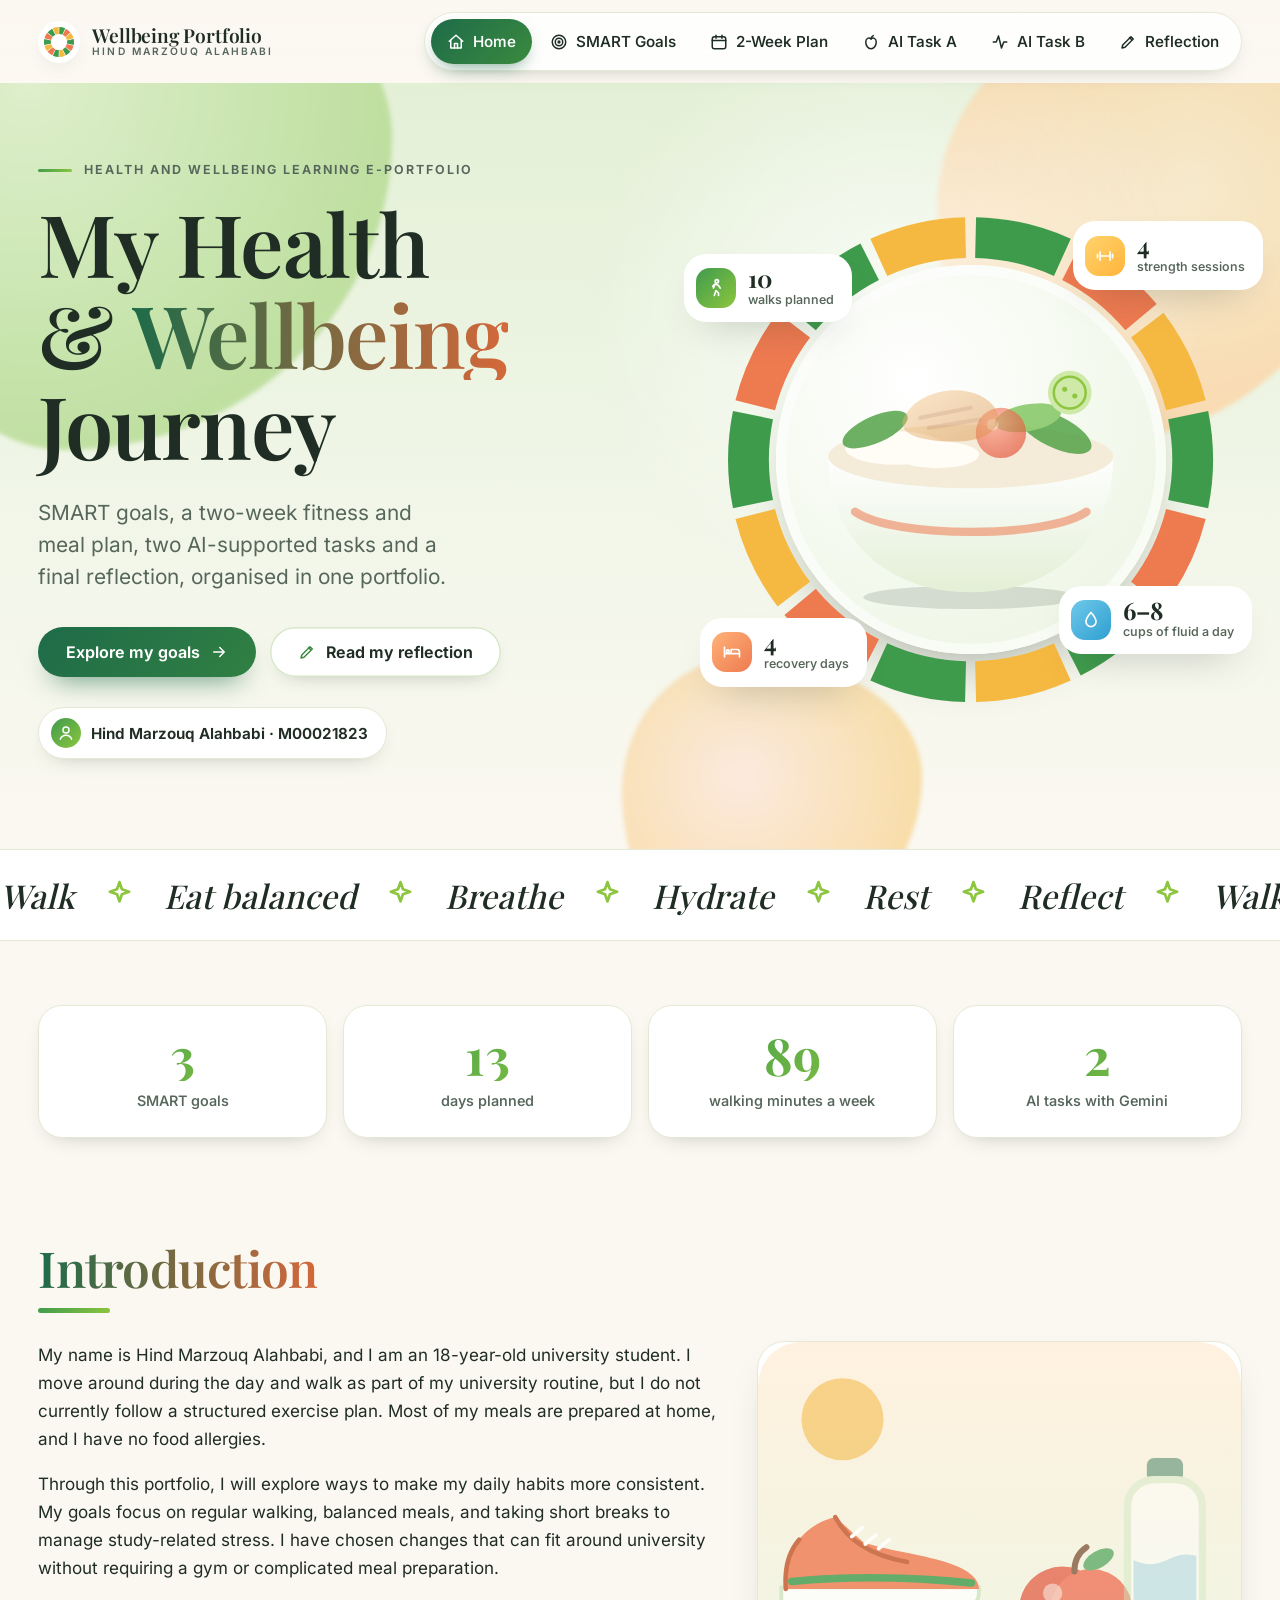
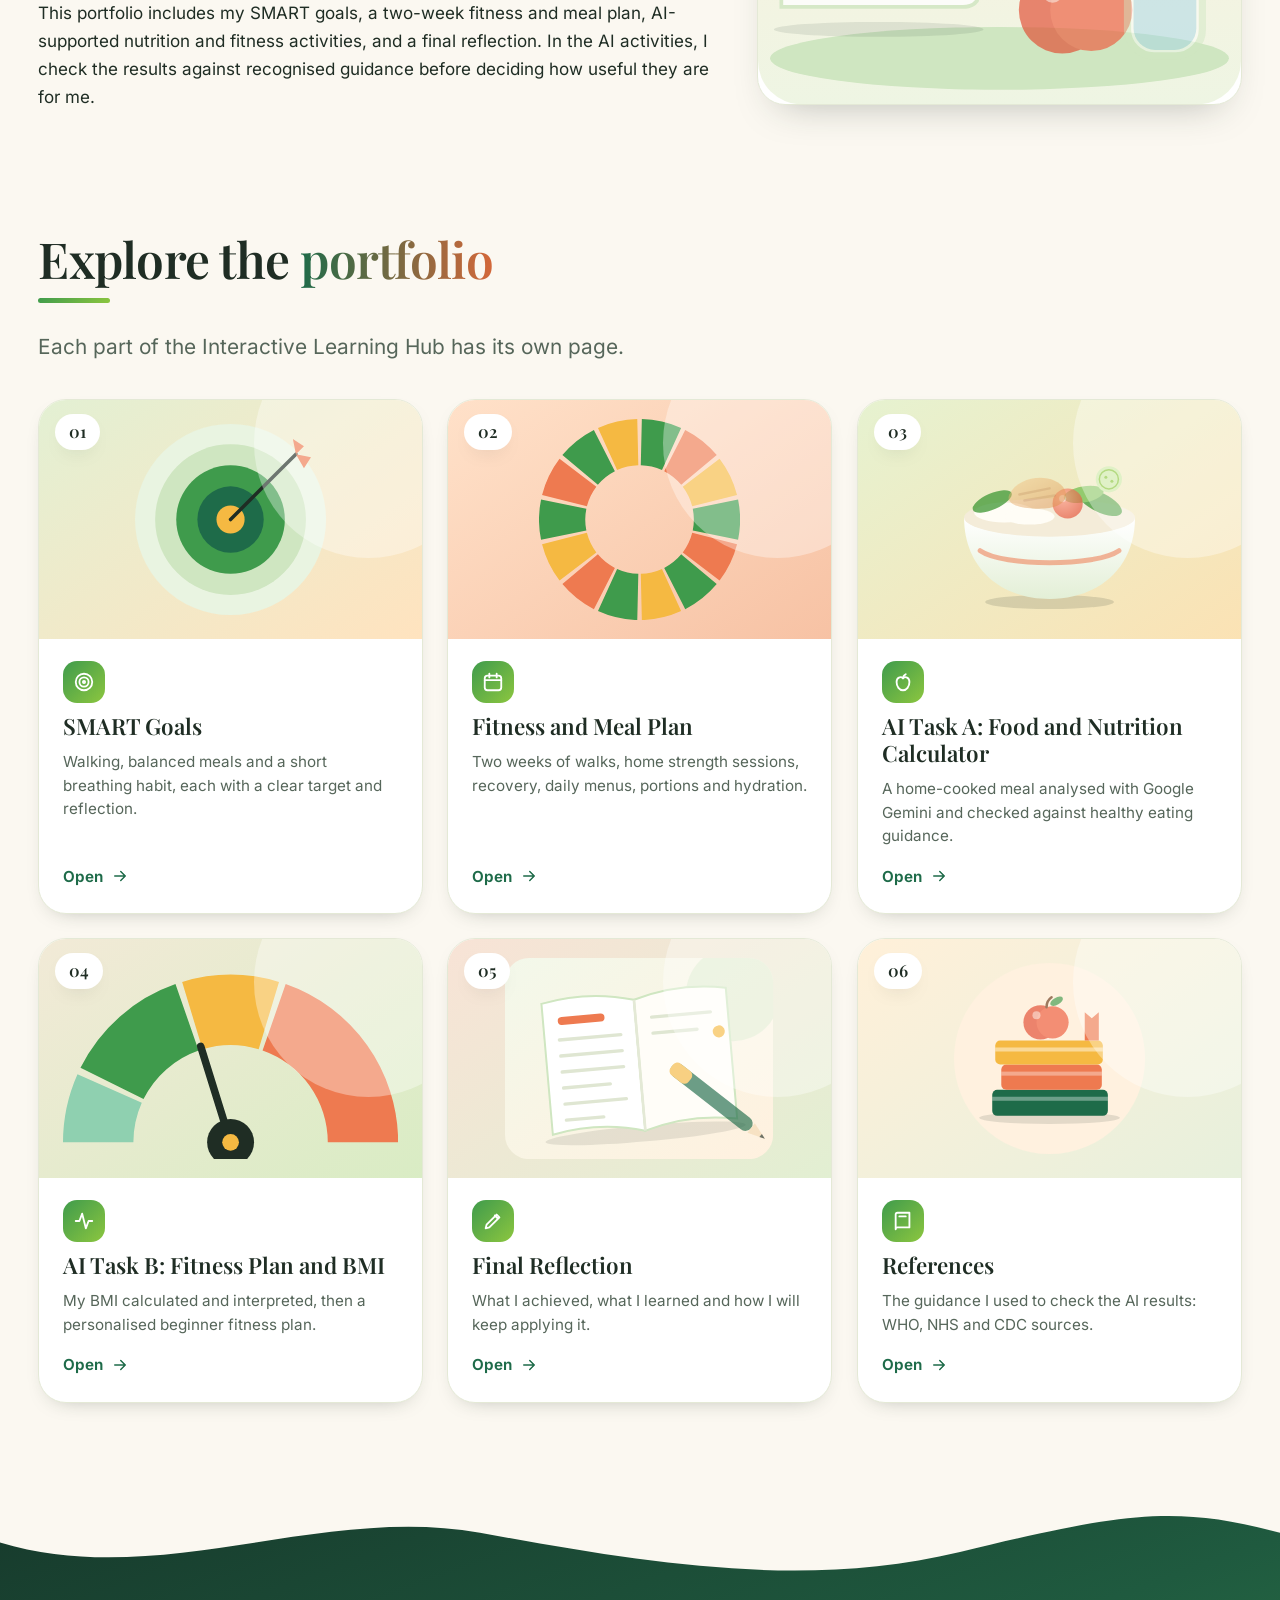
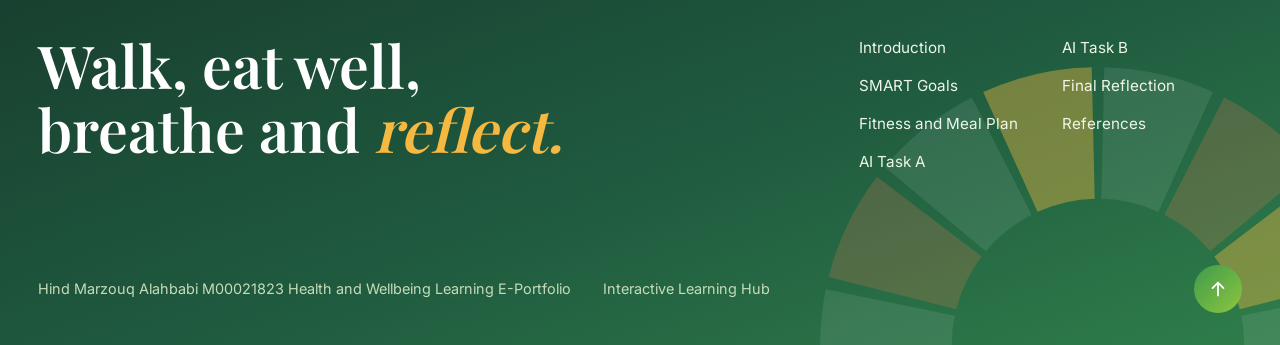
<file: index.html>
<!doctype html>
<html lang="en">
<head>
<meta charset="utf-8">
<meta name="viewport" content="width=device-width, initial-scale=1">
<title>Hind Marzouq Alahbabi M00021823 Health and Wellbeing Learning E-Portfolio</title>
<meta name="description" content="Hind Marzouq Alahbabi's Health and Wellbeing e-portfolio: SMART goals, a two-week fitness and meal plan, two AI tasks and a final reflection.">
<meta name="author" content="Hind Marzouq Alahbabi">
<meta name="theme-color" content="#eef5e6">
<link rel="icon" href="data:image/svg+xml,%3Csvg xmlns='http://www.w3.org/2000/svg' viewBox='0 0 32 32'%3E%3Ccircle cx='16' cy='16' r='11' fill='none' stroke='%233f9b4c' stroke-width='8'/%3E%3Ccircle cx='16' cy='16' r='3' fill='%23ee7a50'/%3E%3C/svg%3E">
<script>document.documentElement.className += " js";</script>
<link rel="stylesheet" href="style.css">
</head>
<body>
<a class="skip" href="#main">Skip to content</a>
<div class="scroll-bar" aria-hidden="true"><i></i></div>
<header class="bar">
  <div class="wrap bar-in">
    <a class="wordmark" href="index.html"><span class="wm-logo" aria-hidden="true"><svg class="ring" viewBox="0 0 400 400" aria-hidden="true" focusable="false"><path class="seg walk" style="animation:none" d="M204.54 0.05A200 200 0 0 1 282.67 17.88L244.64 101.66A108 108 0 0 0 202.45 92.03Z"/><path class="seg strength" style="animation:none" d="M290.84 21.82A200 200 0 0 1 353.50 71.79L282.89 130.76A108 108 0 0 0 249.05 103.78Z"/><path class="seg rest" style="animation:none" d="M359.16 78.88A200 200 0 0 1 393.93 151.08L304.72 173.59A108 108 0 0 0 285.94 134.60Z"/><path class="seg walk" style="animation:none" d="M395.95 159.93A200 200 0 0 1 395.95 240.07L305.81 221.64A108 108 0 0 0 305.81 178.36Z"/><path class="seg strength" style="animation:none" d="M393.93 248.92A200 200 0 0 1 359.16 321.12L285.94 265.40A108 108 0 0 0 304.72 226.41Z"/><path class="seg walk" style="animation:none" d="M353.50 328.21A200 200 0 0 1 290.84 378.18L249.05 296.22A108 108 0 0 0 282.89 269.24Z"/><path class="seg rest" style="animation:none" d="M282.67 382.12A200 200 0 0 1 204.54 399.95L202.45 307.97A108 108 0 0 0 244.64 298.34Z"/><path class="seg walk" style="animation:none" d="M195.46 399.95A200 200 0 0 1 117.33 382.12L155.36 298.34A108 108 0 0 0 197.55 307.97Z"/><path class="seg strength" style="animation:none" d="M109.16 378.18A200 200 0 0 1 46.50 328.21L117.11 269.24A108 108 0 0 0 150.95 296.22Z"/><path class="seg rest" style="animation:none" d="M40.84 321.12A200 200 0 0 1 6.07 248.92L95.28 226.41A108 108 0 0 0 114.06 265.40Z"/><path class="seg walk" style="animation:none" d="M4.05 240.07A200 200 0 0 1 4.05 159.93L94.19 178.36A108 108 0 0 0 94.19 221.64Z"/><path class="seg strength" style="animation:none" d="M6.07 151.08A200 200 0 0 1 40.84 78.88L114.06 134.60A108 108 0 0 0 95.28 173.59Z"/><path class="seg walk" style="animation:none" d="M46.50 71.79A200 200 0 0 1 109.16 21.82L150.95 103.78A108 108 0 0 0 117.11 130.76Z"/><path class="seg rest" style="animation:none" d="M117.33 17.88A200 200 0 0 1 195.46 0.05L197.55 92.03A108 108 0 0 0 155.36 101.66Z"/></svg></span><span class="wm-text"><b>Wellbeing Portfolio</b><small>Hind Marzouq Alahbabi</small></span></a>
    <button class="menu-btn" type="button" aria-expanded="false" aria-controls="nav"><svg class="ic" viewBox="0 0 24 24" fill="none" stroke="currentColor" stroke-width="2" stroke-linecap="round" stroke-linejoin="round" aria-hidden="true" focusable="false"><path d="M4 6l2 2 3-3M4 14l2 2 3-3M12 7h8M12 15h8"/></svg><span>Menu</span></button>
    <nav class="nav" id="nav" aria-label="Main">
      <i class="nav-ind" aria-hidden="true"></i>
      <a href="index.html" aria-current="page"><svg class="ic" viewBox="0 0 24 24" fill="none" stroke="currentColor" stroke-width="2" stroke-linecap="round" stroke-linejoin="round" aria-hidden="true" focusable="false"><path d="M3 11l9-8 9 8"/><path d="M5 10v10h14V10"/><path d="M10 20v-6h4v6"/></svg><span>Home</span></a>
      <a href="goals.html"><svg class="ic" viewBox="0 0 24 24" fill="none" stroke="currentColor" stroke-width="2" stroke-linecap="round" stroke-linejoin="round" aria-hidden="true" focusable="false"><circle cx="12" cy="12" r="9"/><circle cx="12" cy="12" r="5"/><circle cx="12" cy="12" r="1.2"/></svg><span>SMART Goals</span></a>
      <a href="plan.html"><svg class="ic" viewBox="0 0 24 24" fill="none" stroke="currentColor" stroke-width="2" stroke-linecap="round" stroke-linejoin="round" aria-hidden="true" focusable="false"><rect x="3" y="5" width="18" height="16" rx="3"/><path d="M3 10h18M8 3v4M16 3v4"/></svg><span>2-Week Plan</span></a>
      <a href="task-a.html"><svg class="ic" viewBox="0 0 24 24" fill="none" stroke="currentColor" stroke-width="2" stroke-linecap="round" stroke-linejoin="round" aria-hidden="true" focusable="false"><path d="M12 8c-2.5-2.5-7-1-7 4 0 5 3 9 7 9s7-4 7-9c0-5-4.5-6.5-7-4z"/><path d="M12 8c0-2 1-3.5 3-4.5"/></svg><span>AI Task A</span></a>
      <a href="task-b.html"><svg class="ic" viewBox="0 0 24 24" fill="none" stroke="currentColor" stroke-width="2" stroke-linecap="round" stroke-linejoin="round" aria-hidden="true" focusable="false"><path d="M3 12h4l3-8 4 16 3-8h4"/></svg><span>AI Task B</span></a>
      <a href="reflection.html"><svg class="ic" viewBox="0 0 24 24" fill="none" stroke="currentColor" stroke-width="2" stroke-linecap="round" stroke-linejoin="round" aria-hidden="true" focusable="false"><path d="M4 20l4-1 11-11-3-3L5 16z"/><path d="M14 6l3 3"/></svg><span>Reflection</span></a>
    </nav>
  </div>
</header>
<main id="main">
<section class="hero" aria-labelledby="home-title">
  <div class="blobs" aria-hidden="true"><i class="blob b1"></i><i class="blob b2"></i><i class="blob b3"></i></div>
  <div class="wrap hero-grid">
    <div class="hero-text">
      <p class="kicker">Health and Wellbeing Learning E-Portfolio</p>
      <h1 id="home-title"><span class="w" style="--w:0">My</span> <span class="w" style="--w:1">Health</span> <span class="w" style="--w:2">&amp;</span> <span class="w accent" style="--w:3">Wellbeing</span> <span class="w" style="--w:4">Journey</span></h1>
      <p class="lead">SMART goals, a two-week fitness and meal plan, two AI-supported tasks and a final reflection, organised in one portfolio.</p>
      <div class="hero-actions"><a class="btn" href="goals.html" data-magnet><span>Explore my goals</span><svg class="ic" viewBox="0 0 24 24" fill="none" stroke="currentColor" stroke-width="2" stroke-linecap="round" stroke-linejoin="round" aria-hidden="true" focusable="false"><path d="M5 12h14M13 6l6 6-6 6"/></svg></a><a class="btn btn-ghost" href="reflection.html" data-magnet><svg class="ic" viewBox="0 0 24 24" fill="none" stroke="currentColor" stroke-width="2" stroke-linecap="round" stroke-linejoin="round" aria-hidden="true" focusable="false"><path d="M4 20l4-1 11-11-3-3L5 16z"/><path d="M14 6l3 3"/></svg><span>Read my reflection</span></a></div>
      <p class="name-line"><span class="id-badge"><svg class="ic" viewBox="0 0 24 24" fill="none" stroke="currentColor" stroke-width="2" stroke-linecap="round" stroke-linejoin="round" aria-hidden="true" focusable="false"><circle cx="12" cy="8" r="4"/><path d="M4 21c1.5-4 4.5-6 8-6s6.5 2 8 6"/></svg>Hind Marzouq Alahbabi · M00021823</span></p>
    </div>
    <div class="hero-visual" aria-hidden="true">
      <div class="vis-main" data-depth="14"><div class="vis-ring ring"><svg class="ring-svg" viewBox="-12 -12 424 424" role="presentation" focusable="false"><path class="seg walk" style="--i:0" d="M204.31 10.05A190 190 0 0 1 278.53 26.99L265.31 56.13A158 158 0 0 0 203.58 42.04Z"/><path class="seg strength" style="--i:1" d="M286.30 30.73A190 190 0 0 1 345.82 78.20L321.26 98.71A158 158 0 0 0 271.77 59.24Z"/><path class="seg rest" style="--i:2" d="M351.20 84.94A190 190 0 0 1 384.23 153.53L353.20 161.36A158 158 0 0 0 325.73 104.32Z"/><path class="seg walk" style="--i:3" d="M386.15 161.93A190 190 0 0 1 386.15 238.07L354.80 231.65A158 158 0 0 0 354.80 168.35Z"/><path class="seg strength" style="--i:4" d="M384.23 246.47A190 190 0 0 1 351.20 315.06L325.73 295.68A158 158 0 0 0 353.20 238.64Z"/><path class="seg walk" style="--i:5" d="M345.82 321.80A190 190 0 0 1 286.30 369.27L271.77 340.76A158 158 0 0 0 321.26 301.29Z"/><path class="seg rest" style="--i:6" d="M278.53 373.01A190 190 0 0 1 204.31 389.95L203.58 357.96A158 158 0 0 0 265.31 343.87Z"/><path class="seg walk" style="--i:7" d="M195.69 389.95A190 190 0 0 1 121.47 373.01L134.69 343.87A158 158 0 0 0 196.42 357.96Z"/><path class="seg strength" style="--i:8" d="M113.70 369.27A190 190 0 0 1 54.18 321.80L78.74 301.29A158 158 0 0 0 128.23 340.76Z"/><path class="seg rest" style="--i:9" d="M48.80 315.06A190 190 0 0 1 15.77 246.47L46.80 238.64A158 158 0 0 0 74.27 295.68Z"/><path class="seg walk" style="--i:10" d="M13.85 238.07A190 190 0 0 1 13.85 161.93L45.20 168.35A158 158 0 0 0 45.20 231.65Z"/><path class="seg strength" style="--i:11" d="M15.77 153.53A190 190 0 0 1 48.80 84.94L74.27 104.32A158 158 0 0 0 46.80 161.36Z"/><path class="seg walk" style="--i:12" d="M54.18 78.20A190 190 0 0 1 113.70 30.73L128.23 59.24A158 158 0 0 0 78.74 98.71Z"/><path class="seg rest" style="--i:13" d="M121.47 26.99A190 190 0 0 1 195.69 10.05L196.42 42.04A158 158 0 0 0 134.69 56.13Z"/></svg></div><div class="vis-bowl"><svg viewBox="0 0 400 400" aria-hidden="true" focusable="false"><defs><linearGradient id="bw" x1="0" y1="0" x2="0" y2="1"><stop offset="0" stop-color="#ffffff"/><stop offset="1" stop-color="#e3efd6"/></linearGradient><radialGradient id="tm" cx=".35" cy=".3" r=".8"><stop offset="0" stop-color="#ff9a85"/><stop offset="1" stop-color="#e2492f"/></radialGradient><linearGradient id="ck" x1="0" y1="0" x2="1" y2="1"><stop offset="0" stop-color="#f6c98a"/><stop offset="1" stop-color="#d9893f"/></linearGradient></defs><ellipse cx="200" cy="364" rx="128" ry="14" fill="#1f2d24" opacity=".14"/><path d="M30 196H370C370 296 298 358 200 358C102 358 30 296 30 196Z" fill="url(#bw)"/><path d="M62 262c46 32 230 32 276 0" fill="none" stroke="#ee7a50" stroke-width="10" stroke-linecap="round" opacity=".55"/><ellipse cx="200" cy="196" rx="170" ry="38" fill="#f4ecd9"/><g fill="#fffdf6"><ellipse cx="110" cy="186" rx="60" ry="20"/><ellipse cx="160" cy="194" rx="50" ry="16"/></g><g class="bob b1"><ellipse cx="300" cy="166" rx="48" ry="19" transform="rotate(26 300 166)" fill="#4a9e3f"/><ellipse cx="268" cy="150" rx="40" ry="16" transform="rotate(-10 268 150)" fill="#7cc35a"/><ellipse cx="86" cy="164" rx="42" ry="16" transform="rotate(-24 86 164)" fill="#4a9e3f"/></g><g class="bob b2"><circle cx="236" cy="168" r="30" fill="url(#tm)"/><circle cx="226" cy="158" r="7" fill="#fff" opacity=".55"/></g><g class="bob b3"><path d="M120 150c20-40 90-44 110-10 10 18-6 36-40 38-40 2-80-6-70-28z" fill="url(#ck)"/><path d="M140 150l60-12M150 162l60-10" stroke="#b86a2c" stroke-width="5" stroke-linecap="round" opacity=".6"/></g><g class="bob b4"><circle cx="318" cy="120" r="26" fill="#cfe9a8"/><circle cx="318" cy="120" r="19" fill="none" stroke="#8cc63f" stroke-width="3"/><circle cx="312" cy="116" r="3" fill="#8cc63f"/><circle cx="324" cy="124" r="3" fill="#8cc63f"/></g></svg></div></div>
      <div class="float f1" data-depth="30"><svg class="ic" viewBox="0 0 24 24" fill="none" stroke="currentColor" stroke-width="2" stroke-linecap="round" stroke-linejoin="round" aria-hidden="true" focusable="false"><circle cx="13" cy="4" r="2"/><path d="M10 21l2-6 3 3v3M9 12l2-5 4 2 2 3M11 7l-3 3"/></svg><b>10</b><span>walks planned</span></div>
      <div class="float f2" data-depth="22"><svg class="ic" viewBox="0 0 24 24" fill="none" stroke="currentColor" stroke-width="2" stroke-linecap="round" stroke-linejoin="round" aria-hidden="true" focusable="false"><path d="M6 7v10M3 10v4M18 7v10M21 10v4M6 12h12"/></svg><b>4</b><span>strength sessions</span></div>
      <div class="float f3 peach" data-depth="38"><svg class="ic" viewBox="0 0 24 24" fill="none" stroke="currentColor" stroke-width="2" stroke-linecap="round" stroke-linejoin="round" aria-hidden="true" focusable="false"><path d="M3 18V6M3 14h18v4M21 14v-2a3 3 0 00-3-3h-7v5"/><circle cx="7" cy="11" r="1.6"/></svg><b>4</b><span>recovery days</span></div>
      <div class="float f4" data-depth="26"><svg class="ic" viewBox="0 0 24 24" fill="none" stroke="currentColor" stroke-width="2" stroke-linecap="round" stroke-linejoin="round" aria-hidden="true" focusable="false"><path d="M12 3s6 6.5 6 11a6 6 0 01-12 0c0-4.5 6-11 6-11z"/></svg><b>6–8</b><span>cups of fluid a day</span></div>
    </div>
  </div>
</section>

<div class="marquee" aria-hidden="true"><div class="marquee-track"><span>Walk</span><i><svg class="ic" viewBox="0 0 24 24" fill="none" stroke="currentColor" stroke-width="2" stroke-linecap="round" stroke-linejoin="round" aria-hidden="true" focusable="false"><path d="M12 3l1.8 5.2L19 10l-5.2 1.8L12 17l-1.8-5.2L5 10l5.2-1.8z"/></svg></i><span>Eat balanced</span><i><svg class="ic" viewBox="0 0 24 24" fill="none" stroke="currentColor" stroke-width="2" stroke-linecap="round" stroke-linejoin="round" aria-hidden="true" focusable="false"><path d="M12 3l1.8 5.2L19 10l-5.2 1.8L12 17l-1.8-5.2L5 10l5.2-1.8z"/></svg></i><span>Breathe</span><i><svg class="ic" viewBox="0 0 24 24" fill="none" stroke="currentColor" stroke-width="2" stroke-linecap="round" stroke-linejoin="round" aria-hidden="true" focusable="false"><path d="M12 3l1.8 5.2L19 10l-5.2 1.8L12 17l-1.8-5.2L5 10l5.2-1.8z"/></svg></i><span>Hydrate</span><i><svg class="ic" viewBox="0 0 24 24" fill="none" stroke="currentColor" stroke-width="2" stroke-linecap="round" stroke-linejoin="round" aria-hidden="true" focusable="false"><path d="M12 3l1.8 5.2L19 10l-5.2 1.8L12 17l-1.8-5.2L5 10l5.2-1.8z"/></svg></i><span>Rest</span><i><svg class="ic" viewBox="0 0 24 24" fill="none" stroke="currentColor" stroke-width="2" stroke-linecap="round" stroke-linejoin="round" aria-hidden="true" focusable="false"><path d="M12 3l1.8 5.2L19 10l-5.2 1.8L12 17l-1.8-5.2L5 10l5.2-1.8z"/></svg></i><span>Reflect</span><i><svg class="ic" viewBox="0 0 24 24" fill="none" stroke="currentColor" stroke-width="2" stroke-linecap="round" stroke-linejoin="round" aria-hidden="true" focusable="false"><path d="M12 3l1.8 5.2L19 10l-5.2 1.8L12 17l-1.8-5.2L5 10l5.2-1.8z"/></svg></i><span>Walk</span><i><svg class="ic" viewBox="0 0 24 24" fill="none" stroke="currentColor" stroke-width="2" stroke-linecap="round" stroke-linejoin="round" aria-hidden="true" focusable="false"><path d="M12 3l1.8 5.2L19 10l-5.2 1.8L12 17l-1.8-5.2L5 10l5.2-1.8z"/></svg></i><span>Eat balanced</span><i><svg class="ic" viewBox="0 0 24 24" fill="none" stroke="currentColor" stroke-width="2" stroke-linecap="round" stroke-linejoin="round" aria-hidden="true" focusable="false"><path d="M12 3l1.8 5.2L19 10l-5.2 1.8L12 17l-1.8-5.2L5 10l5.2-1.8z"/></svg></i><span>Breathe</span><i><svg class="ic" viewBox="0 0 24 24" fill="none" stroke="currentColor" stroke-width="2" stroke-linecap="round" stroke-linejoin="round" aria-hidden="true" focusable="false"><path d="M12 3l1.8 5.2L19 10l-5.2 1.8L12 17l-1.8-5.2L5 10l5.2-1.8z"/></svg></i><span>Hydrate</span><i><svg class="ic" viewBox="0 0 24 24" fill="none" stroke="currentColor" stroke-width="2" stroke-linecap="round" stroke-linejoin="round" aria-hidden="true" focusable="false"><path d="M12 3l1.8 5.2L19 10l-5.2 1.8L12 17l-1.8-5.2L5 10l5.2-1.8z"/></svg></i><span>Rest</span><i><svg class="ic" viewBox="0 0 24 24" fill="none" stroke="currentColor" stroke-width="2" stroke-linecap="round" stroke-linejoin="round" aria-hidden="true" focusable="false"><path d="M12 3l1.8 5.2L19 10l-5.2 1.8L12 17l-1.8-5.2L5 10l5.2-1.8z"/></svg></i><span>Reflect</span><i><svg class="ic" viewBox="0 0 24 24" fill="none" stroke="currentColor" stroke-width="2" stroke-linecap="round" stroke-linejoin="round" aria-hidden="true" focusable="false"><path d="M12 3l1.8 5.2L19 10l-5.2 1.8L12 17l-1.8-5.2L5 10l5.2-1.8z"/></svg></i></div></div>

<section class="stats wrap" aria-label="The portfolio in numbers">
  <div class="stat" data-reveal="zoom"><b data-count="3">3</b><span>SMART goals</span></div><div class="stat" data-reveal="zoom"><b data-count="14">14</b><span>days planned</span></div><div class="stat" data-reveal="zoom"><b data-count="100">100</b><span>walking minutes a week</span></div><div class="stat" data-reveal="zoom"><b data-count="2">2</b><span>AI tasks with Gemini</span></div>
</section>

<section class="section " id="introduction" aria-labelledby="introduction-h">
  <div class="wrap">
    <h2 id="introduction-h" data-reveal><span class="accent">Introduction</span></h2>
    <div class="cols">
      <div class="c-7 prose">
        <p data-reveal>My name is Hind Marzouq Alahbabi, and I am an 18-year-old university student. I move around during the day and walk as part of my university routine, but I do not currently follow a structured exercise plan. Most of my meals are prepared at home, and I have no food allergies.</p>
    <p data-reveal>Through this portfolio, I will explore ways to make my daily habits more consistent. My goals focus on regular walking, balanced meals, and taking short breaks to manage study-related stress. I have chosen changes that can fit around university without requiring a gym or complicated meal preparation.</p>
    <p data-reveal>This portfolio includes my SMART goals, a two-week fitness and meal plan, AI-supported nutrition and fitness activities, and a final reflection. In the AI activities, I check the results against recognised guidance before deciding how useful they are for me.</p>
      </div>
      <div class="c-5">
        <div class="about" data-reveal="zoom">
          <div class="about-art" aria-hidden="true"><svg viewBox="0 0 400 300" aria-hidden="true" focusable="false"><defs><linearGradient id="rg" x1="0" y1="0" x2="0" y2="1"><stop offset="0" stop-color="#fff1df"/><stop offset="1" stop-color="#eef5e3"/></linearGradient><clipPath id="rc"><rect width="400" height="300" rx="36"/></clipPath></defs><g clip-path="url(#rc)"><rect width="400" height="300" fill="url(#rg)"/><circle cx="70" cy="64" r="34" fill="#f5b942" opacity=".55" class="pulse p1"/><ellipse cx="200" cy="262" rx="190" ry="26" fill="#cfe6c1"/><g class="bob b1"><g transform="translate(-34 52) scale(0.62)"><ellipse cx="216" cy="300" rx="140" ry="10" fill="#1f2d24" opacity=".12"/><path d="M86 270H328q22 0 22-20v-6H86z" fill="#ffffff" stroke="#cfe6c1" stroke-width="5"/><path d="M92 246C88 196 116 160 158 150L196 184C230 196 286 200 326 218C342 226 350 236 350 246Z" fill="#ee7a50"/><path d="M158 150c18 34 52 52 96 60" fill="none" stroke="#c4552d" stroke-width="6" stroke-linecap="round"/><path d="M100 236c60-6 140-8 240 2" fill="none" stroke="#3f9b4c" stroke-width="10" stroke-linecap="round"/><g stroke="#fff" stroke-width="5" stroke-linecap="round"><path d="M180 176l14-12M198 186l14-12M216 192l14-12"/></g><path d="M92 246c-2-26 4-50 18-66" fill="none" stroke="#c4552d" stroke-width="6" stroke-linecap="round"/></g></g><g class="bob b2"><circle cx="252" cy="222" r="36" fill="#e2492f"/><circle cx="276" cy="222" r="34" fill="#ee5a3c"/><circle cx="244" cy="208" r="8" fill="#fff" opacity=".5"/><path d="M262 190c0-10 4-16 10-20" stroke="#6b3a1c" stroke-width="5" stroke-linecap="round" fill="none"/><ellipse cx="282" cy="180" rx="14" ry="7" transform="rotate(-30 282 180)" fill="#3f9b4c"/></g><g class="bob b3"><rect x="322" y="96" width="30" height="20" rx="6" fill="#1e6b49"/><rect x="306" y="114" width="62" height="146" rx="22" fill="#ffffff" stroke="#cfe6c1" stroke-width="6"/><clipPath id="rb"><rect x="311" y="119" width="52" height="136" rx="18"/></clipPath><g clip-path="url(#rb)"><path class="wave-fill" d="M280 180q15-8 30 0t30 0 30 0 30 0V300H280z" fill="#9fd3e8"/></g></g></g></svg></div>
        </div>
      </div>
    </div>
  </div>
</section>

<section class="section " id="contents" aria-labelledby="contents-h">
  <div class="wrap">
    <h2 id="contents-h" data-reveal>Explore the <span class="accent">portfolio</span></h2>
    <p class="lead" data-reveal>Each part of the Interactive Learning Hub has its own page.</p>
    <div class="cards">
      <a class="card c1" href="goals.html" data-reveal="zoom" data-tilt>
        <span class="card-art"><svg viewBox="0 0 400 400" aria-hidden="true" focusable="false"><circle cx="200" cy="200" r="190" fill="#e9f4e1"/><circle cx="200" cy="200" r="150" fill="#cfe6c1" class="pulse p1"/><circle cx="200" cy="200" r="108" fill="#3f9b4c" class="pulse p2"/><circle cx="200" cy="200" r="66" fill="#1e6b49" class="pulse p3"/><circle cx="200" cy="200" r="28" fill="#f5b942"/><g class="dart"><path d="M200 200L330 70" stroke="#1f2d24" stroke-width="7" stroke-linecap="round"/><path d="M330 70l-6-30 22 14zM330 70l30 6-14 22z" fill="#ee7a50"/></g></svg><span class="num">01</span></span>
        <span class="card-body"><span class="card-top"><span class="chip-ic"><svg class="ic" viewBox="0 0 24 24" fill="none" stroke="currentColor" stroke-width="2" stroke-linecap="round" stroke-linejoin="round" aria-hidden="true" focusable="false"><circle cx="12" cy="12" r="9"/><circle cx="12" cy="12" r="5"/><circle cx="12" cy="12" r="1.2"/></svg></span></span>
        <span class="card-name">SMART Goals</span><span class="card-text">Walking, balanced meals and a short breathing habit, each with a clear target and reflection.</span>
        <span class="card-go">Open <svg class="ic" viewBox="0 0 24 24" fill="none" stroke="currentColor" stroke-width="2" stroke-linecap="round" stroke-linejoin="round" aria-hidden="true" focusable="false"><path d="M5 12h14M13 6l6 6-6 6"/></svg></span></span>
      </a>
      <a class="card c2" href="plan.html" data-reveal="zoom" data-tilt>
        <span class="card-art"><svg class="ring" viewBox="0 0 400 400" aria-hidden="true" focusable="false"><path class="seg walk" style="animation:none" d="M204.54 0.05A200 200 0 0 1 282.67 17.88L244.64 101.66A108 108 0 0 0 202.45 92.03Z"/><path class="seg strength" style="animation:none" d="M290.84 21.82A200 200 0 0 1 353.50 71.79L282.89 130.76A108 108 0 0 0 249.05 103.78Z"/><path class="seg rest" style="animation:none" d="M359.16 78.88A200 200 0 0 1 393.93 151.08L304.72 173.59A108 108 0 0 0 285.94 134.60Z"/><path class="seg walk" style="animation:none" d="M395.95 159.93A200 200 0 0 1 395.95 240.07L305.81 221.64A108 108 0 0 0 305.81 178.36Z"/><path class="seg strength" style="animation:none" d="M393.93 248.92A200 200 0 0 1 359.16 321.12L285.94 265.40A108 108 0 0 0 304.72 226.41Z"/><path class="seg walk" style="animation:none" d="M353.50 328.21A200 200 0 0 1 290.84 378.18L249.05 296.22A108 108 0 0 0 282.89 269.24Z"/><path class="seg rest" style="animation:none" d="M282.67 382.12A200 200 0 0 1 204.54 399.95L202.45 307.97A108 108 0 0 0 244.64 298.34Z"/><path class="seg walk" style="animation:none" d="M195.46 399.95A200 200 0 0 1 117.33 382.12L155.36 298.34A108 108 0 0 0 197.55 307.97Z"/><path class="seg strength" style="animation:none" d="M109.16 378.18A200 200 0 0 1 46.50 328.21L117.11 269.24A108 108 0 0 0 150.95 296.22Z"/><path class="seg rest" style="animation:none" d="M40.84 321.12A200 200 0 0 1 6.07 248.92L95.28 226.41A108 108 0 0 0 114.06 265.40Z"/><path class="seg walk" style="animation:none" d="M4.05 240.07A200 200 0 0 1 4.05 159.93L94.19 178.36A108 108 0 0 0 94.19 221.64Z"/><path class="seg strength" style="animation:none" d="M6.07 151.08A200 200 0 0 1 40.84 78.88L114.06 134.60A108 108 0 0 0 95.28 173.59Z"/><path class="seg walk" style="animation:none" d="M46.50 71.79A200 200 0 0 1 109.16 21.82L150.95 103.78A108 108 0 0 0 117.11 130.76Z"/><path class="seg rest" style="animation:none" d="M117.33 17.88A200 200 0 0 1 195.46 0.05L197.55 92.03A108 108 0 0 0 155.36 101.66Z"/></svg><span class="num">02</span></span>
        <span class="card-body"><span class="card-top"><span class="chip-ic"><svg class="ic" viewBox="0 0 24 24" fill="none" stroke="currentColor" stroke-width="2" stroke-linecap="round" stroke-linejoin="round" aria-hidden="true" focusable="false"><rect x="3" y="5" width="18" height="16" rx="3"/><path d="M3 10h18M8 3v4M16 3v4"/></svg></span></span>
        <span class="card-name">Fitness and Meal Plan</span><span class="card-text">Two weeks of walks, home strength sessions, recovery, daily menus, portions and hydration.</span>
        <span class="card-go">Open <svg class="ic" viewBox="0 0 24 24" fill="none" stroke="currentColor" stroke-width="2" stroke-linecap="round" stroke-linejoin="round" aria-hidden="true" focusable="false"><path d="M5 12h14M13 6l6 6-6 6"/></svg></span></span>
      </a>
      <a class="card c3" href="task-a.html" data-reveal="zoom" data-tilt>
        <span class="card-art"><svg viewBox="0 0 400 400" aria-hidden="true" focusable="false"><defs><linearGradient id="bw" x1="0" y1="0" x2="0" y2="1"><stop offset="0" stop-color="#ffffff"/><stop offset="1" stop-color="#e3efd6"/></linearGradient><radialGradient id="tm" cx=".35" cy=".3" r=".8"><stop offset="0" stop-color="#ff9a85"/><stop offset="1" stop-color="#e2492f"/></radialGradient><linearGradient id="ck" x1="0" y1="0" x2="1" y2="1"><stop offset="0" stop-color="#f6c98a"/><stop offset="1" stop-color="#d9893f"/></linearGradient></defs><ellipse cx="200" cy="364" rx="128" ry="14" fill="#1f2d24" opacity=".14"/><path d="M30 196H370C370 296 298 358 200 358C102 358 30 296 30 196Z" fill="url(#bw)"/><path d="M62 262c46 32 230 32 276 0" fill="none" stroke="#ee7a50" stroke-width="10" stroke-linecap="round" opacity=".55"/><ellipse cx="200" cy="196" rx="170" ry="38" fill="#f4ecd9"/><g fill="#fffdf6"><ellipse cx="110" cy="186" rx="60" ry="20"/><ellipse cx="160" cy="194" rx="50" ry="16"/></g><g class="bob b1"><ellipse cx="300" cy="166" rx="48" ry="19" transform="rotate(26 300 166)" fill="#4a9e3f"/><ellipse cx="268" cy="150" rx="40" ry="16" transform="rotate(-10 268 150)" fill="#7cc35a"/><ellipse cx="86" cy="164" rx="42" ry="16" transform="rotate(-24 86 164)" fill="#4a9e3f"/></g><g class="bob b2"><circle cx="236" cy="168" r="30" fill="url(#tm)"/><circle cx="226" cy="158" r="7" fill="#fff" opacity=".55"/></g><g class="bob b3"><path d="M120 150c20-40 90-44 110-10 10 18-6 36-40 38-40 2-80-6-70-28z" fill="url(#ck)"/><path d="M140 150l60-12M150 162l60-10" stroke="#b86a2c" stroke-width="5" stroke-linecap="round" opacity=".6"/></g><g class="bob b4"><circle cx="318" cy="120" r="26" fill="#cfe9a8"/><circle cx="318" cy="120" r="19" fill="none" stroke="#8cc63f" stroke-width="3"/><circle cx="312" cy="116" r="3" fill="#8cc63f"/><circle cx="324" cy="124" r="3" fill="#8cc63f"/></g></svg><span class="num">03</span></span>
        <span class="card-body"><span class="card-top"><span class="chip-ic"><svg class="ic" viewBox="0 0 24 24" fill="none" stroke="currentColor" stroke-width="2" stroke-linecap="round" stroke-linejoin="round" aria-hidden="true" focusable="false"><path d="M12 8c-2.5-2.5-7-1-7 4 0 5 3 9 7 9s7-4 7-9c0-5-4.5-6.5-7-4z"/><path d="M12 8c0-2 1-3.5 3-4.5"/></svg></span></span>
        <span class="card-name">AI Task A: Food and Nutrition Calculator</span><span class="card-text">A home-cooked meal analysed with Google Gemini and checked against healthy eating guidance.</span>
        <span class="card-go">Open <svg class="ic" viewBox="0 0 24 24" fill="none" stroke="currentColor" stroke-width="2" stroke-linecap="round" stroke-linejoin="round" aria-hidden="true" focusable="false"><path d="M5 12h14M13 6l6 6-6 6"/></svg></span></span>
      </a>
      <a class="card c4" href="task-b.html" data-reveal="zoom" data-tilt>
        <span class="card-art"><svg viewBox="0 60 400 240" aria-hidden="true" focusable="false"><path d="M0.00 280.00A200 200 0 0 1 17.29 198.65L94.03 232.82A116 116 0 0 0 84.00 280.00Z" fill="#8fd0b0"/><path d="M20.86 191.07A200 200 0 0 1 134.23 91.12L161.85 170.45A116 116 0 0 0 96.10 228.42Z" fill="#3f9b4c"/><path d="M142.19 88.54A200 200 0 0 1 257.81 88.54L233.53 168.95A116 116 0 0 0 166.47 168.95Z" fill="#f5b942"/><path d="M265.77 91.12A200 200 0 0 1 400.00 280.00L316.00 280.00A116 116 0 0 0 238.15 170.45Z" fill="#ee7a50"/><g class="needle"><path d="M200 280L164.36 165.42" stroke="#1f2d24" stroke-width="9" stroke-linecap="round"/></g><circle cx="200" cy="280" r="28" fill="#1f2d24"/><circle cx="200" cy="280" r="10" fill="#f5b942"/></svg><span class="num">04</span></span>
        <span class="card-body"><span class="card-top"><span class="chip-ic"><svg class="ic" viewBox="0 0 24 24" fill="none" stroke="currentColor" stroke-width="2" stroke-linecap="round" stroke-linejoin="round" aria-hidden="true" focusable="false"><path d="M3 12h4l3-8 4 16 3-8h4"/></svg></span></span>
        <span class="card-name">AI Task B: Fitness Plan and BMI</span><span class="card-text">My BMI calculated and interpreted, then a personalised beginner fitness plan.</span>
        <span class="card-go">Open <svg class="ic" viewBox="0 0 24 24" fill="none" stroke="currentColor" stroke-width="2" stroke-linecap="round" stroke-linejoin="round" aria-hidden="true" focusable="false"><path d="M5 12h14M13 6l6 6-6 6"/></svg></span></span>
      </a>
      <a class="card c5" href="reflection.html" data-reveal="zoom" data-tilt>
        <span class="card-art"><svg viewBox="0 0 400 300" aria-hidden="true" focusable="false"><defs><linearGradient id="jg" x1="0" y1="0" x2="1" y2="1"><stop offset="0" stop-color="#f3f8ea"/><stop offset="1" stop-color="#fff1df"/></linearGradient><clipPath id="jc"><rect width="400" height="300" rx="36"/></clipPath></defs><g clip-path="url(#jc)"><rect width="400" height="300" fill="url(#jg)"/><circle cx="340" cy="54" r="70" fill="#cfe6c1" opacity=".5" class="pulse p1"/><g transform="rotate(-5 200 150)"><ellipse cx="200" cy="262" rx="150" ry="12" fill="#1f2d24" opacity=".1"/><path d="M62 56q70-14 138 6v196q-68-20-138-6z" fill="#fff" stroke="#cfe6c1" stroke-width="3"/><path d="M338 56q-70-14-138 6v196q68-20 138-6z" fill="#fffdf8" stroke="#cfe6c1" stroke-width="3"/><path d="M200 62v196" stroke="#e4e9d6" stroke-width="4"/><rect x="84" y="78" width="70" height="12" rx="6" fill="#ee7a50"/><g fill="none" stroke="#dfe6d2" stroke-width="5" stroke-linecap="round"><path d="M84 112h92M84 136h92M84 160h92M84 184h70M84 208h92M84 232h56"/></g><g fill="none" stroke="#3f9b4c" stroke-width="5" stroke-linecap="round" stroke-linejoin="round"><path class="ink i1" d="M88 112l6 6 10-12"/><path class="ink i2" d="M88 136l6 6 10-12"/><path class="ink i3" d="M88 160l6 6 10-12"/></g><path class="ink i4" d="M226 214c20-6 30-40 52-46s28 20 44-48" fill="none" stroke="#3f9b4c" stroke-width="6" stroke-linecap="round"/><g fill="none" stroke="#dfe6d2" stroke-width="5" stroke-linecap="round"><path d="M224 90h88M224 114h66"/></g><circle cx="322" cy="120" r="9" fill="#f5b942" class="pulse p2"/></g><g class="bob b2"><g transform="rotate(38 300 200)"><rect x="236" y="190" width="150" height="22" rx="11" fill="#1e6b49"/><rect x="236" y="190" width="34" height="22" rx="8" fill="#f5b942"/><path d="M386 192l26 9-26 9z" fill="#f3d9b4"/><path d="M404 198l8 3-8 3z" fill="#1f2d24"/></g></g></g></svg><span class="num">05</span></span>
        <span class="card-body"><span class="card-top"><span class="chip-ic"><svg class="ic" viewBox="0 0 24 24" fill="none" stroke="currentColor" stroke-width="2" stroke-linecap="round" stroke-linejoin="round" aria-hidden="true" focusable="false"><path d="M4 20l4-1 11-11-3-3L5 16z"/><path d="M14 6l3 3"/></svg></span></span>
        <span class="card-name">Final Reflection</span><span class="card-text">What I achieved, what I learned and how I will keep applying it.</span>
        <span class="card-go">Open <svg class="ic" viewBox="0 0 24 24" fill="none" stroke="currentColor" stroke-width="2" stroke-linecap="round" stroke-linejoin="round" aria-hidden="true" focusable="false"><path d="M5 12h14M13 6l6 6-6 6"/></svg></span></span>
      </a>
      <a class="card c6" href="reflection.html#references" data-reveal="zoom" data-tilt>
        <span class="card-art"><svg viewBox="0 0 400 400" aria-hidden="true" focusable="false"><circle cx="200" cy="200" r="190" fill="#fff1df"/><ellipse cx="200" cy="318" rx="140" ry="12" fill="#1f2d24" opacity=".12"/><rect x="86" y="262" width="230" height="52" rx="10" fill="#1e6b49"/><rect x="86" y="276" width="230" height="8" fill="#fff" opacity=".35"/><rect x="104" y="212" width="200" height="50" rx="10" fill="#ee7a50"/><rect x="104" y="226" width="200" height="8" fill="#fff" opacity=".35"/><rect x="92" y="164" width="214" height="48" rx="10" fill="#f5b942"/><rect x="92" y="178" width="214" height="8" fill="#fff" opacity=".45"/><g class="bob b2"><circle cx="182" cy="128" r="34" fill="#e2492f"/><circle cx="206" cy="128" r="32" fill="#ee5a3c"/><circle cx="174" cy="114" r="8" fill="#fff" opacity=".5"/><path d="M194 98c0-10 4-16 10-20" stroke="#6b3a1c" stroke-width="5" stroke-linecap="round" fill="none"/><ellipse cx="214" cy="86" rx="14" ry="7" transform="rotate(-30 214 86)" fill="#3f9b4c"/></g><path d="M270 164v-56l14 12 14-12v56" fill="#ee7a50" class="bob b4"/></svg><span class="num">06</span></span>
        <span class="card-body"><span class="card-top"><span class="chip-ic"><svg class="ic" viewBox="0 0 24 24" fill="none" stroke="currentColor" stroke-width="2" stroke-linecap="round" stroke-linejoin="round" aria-hidden="true" focusable="false"><path d="M4 5a2 2 0 012-2h13v16H6a2 2 0 00-2 2zM4 21V5M8 7h7"/></svg></span></span>
        <span class="card-name">References</span><span class="card-text">The guidance I used to check the AI results: WHO, NHS and CDC sources.</span>
        <span class="card-go">Open <svg class="ic" viewBox="0 0 24 24" fill="none" stroke="currentColor" stroke-width="2" stroke-linecap="round" stroke-linejoin="round" aria-hidden="true" focusable="false"><path d="M5 12h14M13 6l6 6-6 6"/></svg></span></span>
      </a>
    </div>
  </div>
</section>

</main>
<footer class="band-field">
  <svg class="wave" viewBox="0 0 1440 80" preserveAspectRatio="none" aria-hidden="true" focusable="false"><path d="M0 40C180 90 360 0 540 30S900 90 1080 50 1320 0 1440 30V0H0Z"/></svg>
  <div class="foot-ring ring" aria-hidden="true"><svg class="ring-svg" viewBox="-12 -12 424 424" role="presentation" focusable="false"><path class="seg walk" style="--i:0" d="M204.31 10.05A190 190 0 0 1 278.53 26.99L241.33 108.94A100 100 0 0 0 202.27 100.03Z"/><path class="seg strength" style="--i:1" d="M286.30 30.73A190 190 0 0 1 345.82 78.20L276.75 135.89A100 100 0 0 0 245.42 110.91Z"/><path class="seg rest" style="--i:2" d="M351.20 84.94A190 190 0 0 1 384.23 153.53L296.96 175.54A100 100 0 0 0 279.58 139.44Z"/><path class="seg walk" style="--i:3" d="M386.15 161.93A190 190 0 0 1 386.15 238.07L297.97 220.03A100 100 0 0 0 297.97 179.97Z"/><path class="seg strength" style="--i:4" d="M384.23 246.47A190 190 0 0 1 351.20 315.06L279.58 260.56A100 100 0 0 0 296.96 224.46Z"/><path class="seg walk" style="--i:5" d="M345.82 321.80A190 190 0 0 1 286.30 369.27L245.42 289.09A100 100 0 0 0 276.75 264.11Z"/><path class="seg rest" style="--i:6" d="M278.53 373.01A190 190 0 0 1 204.31 389.95L202.27 299.97A100 100 0 0 0 241.33 291.06Z"/><path class="seg walk" style="--i:7" d="M195.69 389.95A190 190 0 0 1 121.47 373.01L158.67 291.06A100 100 0 0 0 197.73 299.97Z"/><path class="seg strength" style="--i:8" d="M113.70 369.27A190 190 0 0 1 54.18 321.80L123.25 264.11A100 100 0 0 0 154.58 289.09Z"/><path class="seg rest" style="--i:9" d="M48.80 315.06A190 190 0 0 1 15.77 246.47L103.04 224.46A100 100 0 0 0 120.42 260.56Z"/><path class="seg walk" style="--i:10" d="M13.85 238.07A190 190 0 0 1 13.85 161.93L102.03 179.97A100 100 0 0 0 102.03 220.03Z"/><path class="seg strength" style="--i:11" d="M15.77 153.53A190 190 0 0 1 48.80 84.94L120.42 139.44A100 100 0 0 0 103.04 175.54Z"/><path class="seg walk" style="--i:12" d="M54.18 78.20A190 190 0 0 1 113.70 30.73L154.58 110.91A100 100 0 0 0 123.25 135.89Z"/><path class="seg rest" style="--i:13" d="M121.47 26.99A190 190 0 0 1 195.69 10.05L197.73 100.03A100 100 0 0 0 158.67 108.94Z"/></svg></div>
  <div class="wrap">
    <div class="foot-grid">
      <p class="foot-mark">Walk, eat well, breathe and <em>reflect.</em></p>
      <ul class="foot-links">
        <li><a href="index.html">Introduction</a></li>
        <li><a href="goals.html">SMART Goals</a></li>
        <li><a href="plan.html">Fitness and Meal Plan</a></li>
        <li><a href="task-a.html">AI Task A</a></li>
        <li><a href="task-b.html">AI Task B</a></li>
        <li><a href="reflection.html">Final Reflection</a></li>
        <li><a href="reflection.html#references">References</a></li>
      </ul>
    </div>
    <div class="foot-base">
      <p>Hind Marzouq Alahbabi M00021823 Health and Wellbeing Learning E-Portfolio</p>
      <p>Interactive Learning Hub</p>
      <a class="to-top" href="#main" aria-label="Back to top"><svg class="ic up" viewBox="0 0 24 24" fill="none" stroke="currentColor" stroke-width="2" stroke-linecap="round" stroke-linejoin="round" aria-hidden="true" focusable="false"><path d="M5 12h14M13 6l6 6-6 6"/></svg></a>
    </div>
  </div>
</footer>
<dialog class="lightbox" id="lightbox" aria-label="Enlarged screenshot"><button class="lb-close" type="button" aria-label="Close">&times;</button><img alt=""><p class="lb-cap"></p></dialog>
<script src="main.js" defer></script>
</body>
</html>
</file>
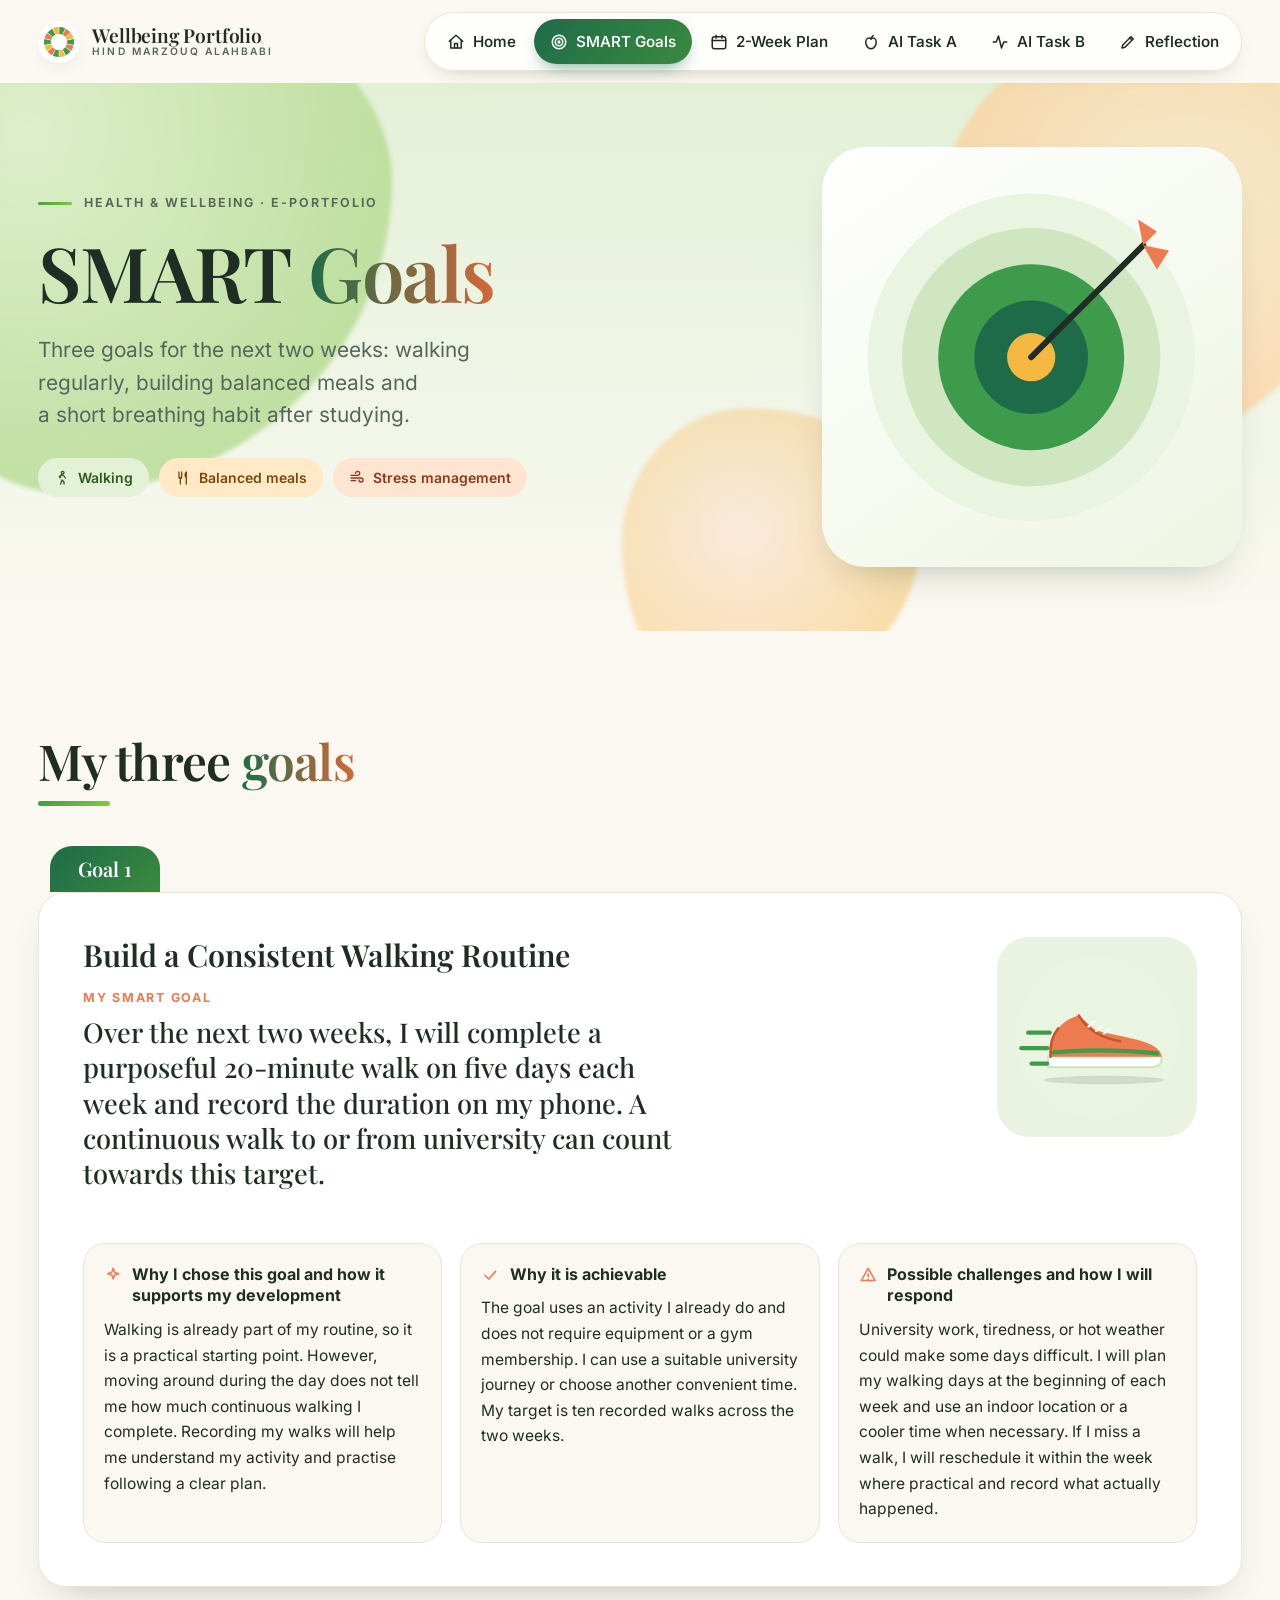
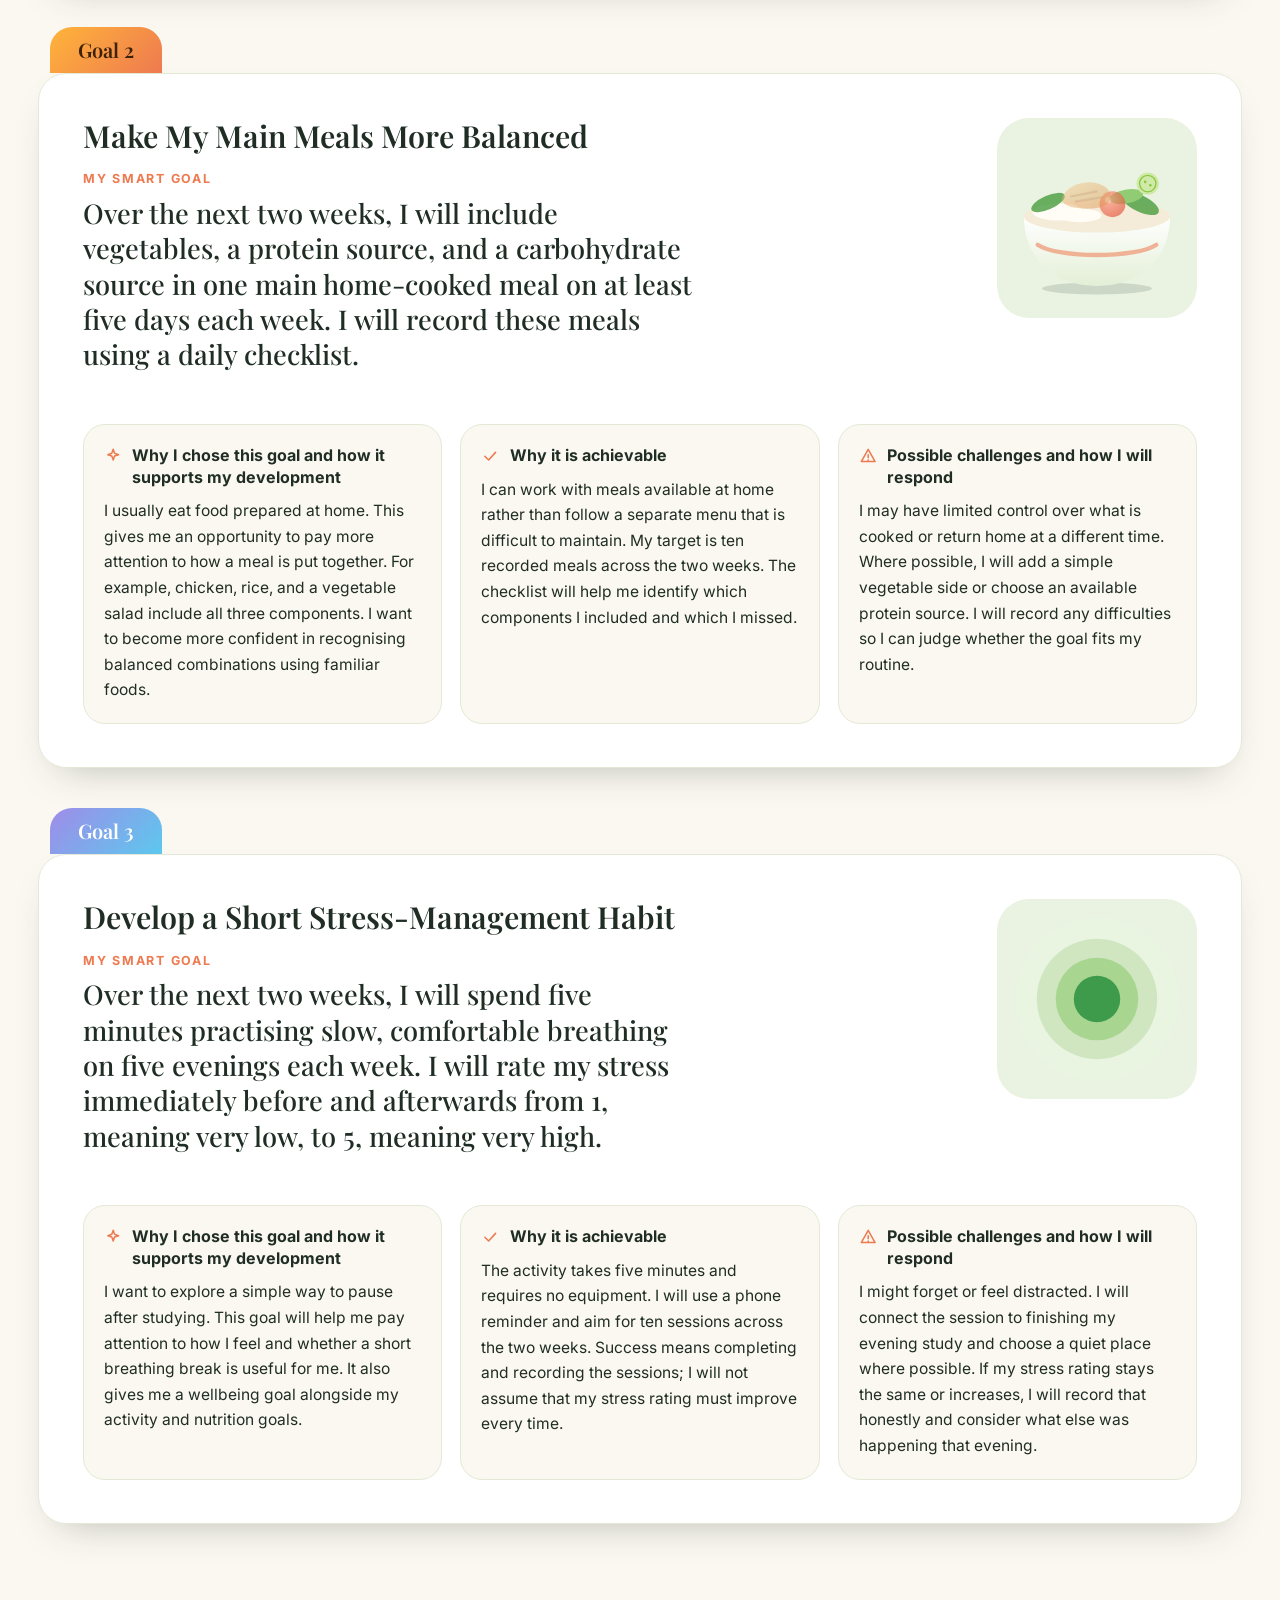
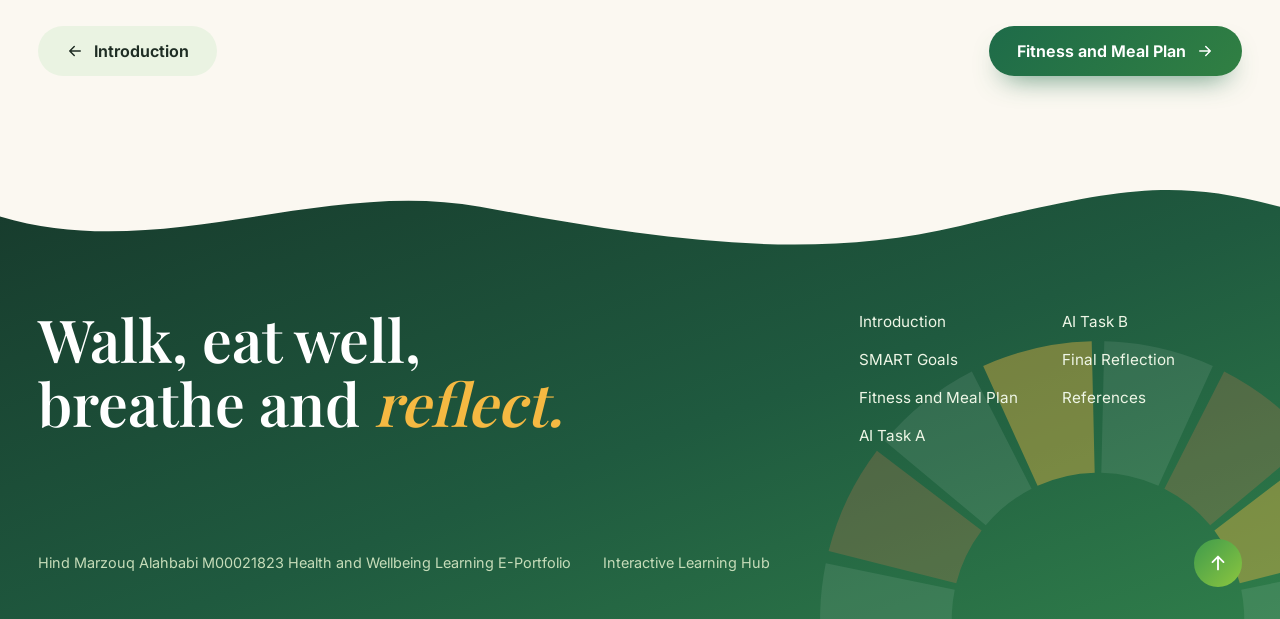
<file: goals.html>
<!doctype html>
<html lang="en">
<head>
<meta charset="utf-8">
<meta name="viewport" content="width=device-width, initial-scale=1">
<title>SMART Goals | Hind Marzouq Alahbabi M00021823 Health and Wellbeing Learning E-Portfolio</title>
<meta name="description" content="Three SMART goals: a walking routine, more balanced main meals and a short stress-management habit, each with a reflection.">
<meta name="author" content="Hind Marzouq Alahbabi">
<meta name="theme-color" content="#eef5e6">
<link rel="icon" href="data:image/svg+xml,%3Csvg xmlns='http://www.w3.org/2000/svg' viewBox='0 0 32 32'%3E%3Ccircle cx='16' cy='16' r='11' fill='none' stroke='%233f9b4c' stroke-width='8'/%3E%3Ccircle cx='16' cy='16' r='3' fill='%23ee7a50'/%3E%3C/svg%3E">
<script>document.documentElement.className += " js";</script>
<link rel="stylesheet" href="style.css">
</head>
<body>
<a class="skip" href="#main">Skip to content</a>
<div class="scroll-bar" aria-hidden="true"><i></i></div>
<header class="bar">
  <div class="wrap bar-in">
    <a class="wordmark" href="index.html"><span class="wm-logo" aria-hidden="true"><svg class="ring" viewBox="0 0 400 400" aria-hidden="true" focusable="false"><path class="seg walk" style="animation:none" d="M204.54 0.05A200 200 0 0 1 282.67 17.88L244.64 101.66A108 108 0 0 0 202.45 92.03Z"/><path class="seg strength" style="animation:none" d="M290.84 21.82A200 200 0 0 1 353.50 71.79L282.89 130.76A108 108 0 0 0 249.05 103.78Z"/><path class="seg rest" style="animation:none" d="M359.16 78.88A200 200 0 0 1 393.93 151.08L304.72 173.59A108 108 0 0 0 285.94 134.60Z"/><path class="seg walk" style="animation:none" d="M395.95 159.93A200 200 0 0 1 395.95 240.07L305.81 221.64A108 108 0 0 0 305.81 178.36Z"/><path class="seg strength" style="animation:none" d="M393.93 248.92A200 200 0 0 1 359.16 321.12L285.94 265.40A108 108 0 0 0 304.72 226.41Z"/><path class="seg walk" style="animation:none" d="M353.50 328.21A200 200 0 0 1 290.84 378.18L249.05 296.22A108 108 0 0 0 282.89 269.24Z"/><path class="seg rest" style="animation:none" d="M282.67 382.12A200 200 0 0 1 204.54 399.95L202.45 307.97A108 108 0 0 0 244.64 298.34Z"/><path class="seg walk" style="animation:none" d="M195.46 399.95A200 200 0 0 1 117.33 382.12L155.36 298.34A108 108 0 0 0 197.55 307.97Z"/><path class="seg strength" style="animation:none" d="M109.16 378.18A200 200 0 0 1 46.50 328.21L117.11 269.24A108 108 0 0 0 150.95 296.22Z"/><path class="seg rest" style="animation:none" d="M40.84 321.12A200 200 0 0 1 6.07 248.92L95.28 226.41A108 108 0 0 0 114.06 265.40Z"/><path class="seg walk" style="animation:none" d="M4.05 240.07A200 200 0 0 1 4.05 159.93L94.19 178.36A108 108 0 0 0 94.19 221.64Z"/><path class="seg strength" style="animation:none" d="M6.07 151.08A200 200 0 0 1 40.84 78.88L114.06 134.60A108 108 0 0 0 95.28 173.59Z"/><path class="seg walk" style="animation:none" d="M46.50 71.79A200 200 0 0 1 109.16 21.82L150.95 103.78A108 108 0 0 0 117.11 130.76Z"/><path class="seg rest" style="animation:none" d="M117.33 17.88A200 200 0 0 1 195.46 0.05L197.55 92.03A108 108 0 0 0 155.36 101.66Z"/></svg></span><span class="wm-text"><b>Wellbeing Portfolio</b><small>Hind Marzouq Alahbabi</small></span></a>
    <button class="menu-btn" type="button" aria-expanded="false" aria-controls="nav"><svg class="ic" viewBox="0 0 24 24" fill="none" stroke="currentColor" stroke-width="2" stroke-linecap="round" stroke-linejoin="round" aria-hidden="true" focusable="false"><path d="M4 6l2 2 3-3M4 14l2 2 3-3M12 7h8M12 15h8"/></svg><span>Menu</span></button>
    <nav class="nav" id="nav" aria-label="Main">
      <i class="nav-ind" aria-hidden="true"></i>
      <a href="index.html"><svg class="ic" viewBox="0 0 24 24" fill="none" stroke="currentColor" stroke-width="2" stroke-linecap="round" stroke-linejoin="round" aria-hidden="true" focusable="false"><path d="M3 11l9-8 9 8"/><path d="M5 10v10h14V10"/><path d="M10 20v-6h4v6"/></svg><span>Home</span></a>
      <a href="goals.html" aria-current="page"><svg class="ic" viewBox="0 0 24 24" fill="none" stroke="currentColor" stroke-width="2" stroke-linecap="round" stroke-linejoin="round" aria-hidden="true" focusable="false"><circle cx="12" cy="12" r="9"/><circle cx="12" cy="12" r="5"/><circle cx="12" cy="12" r="1.2"/></svg><span>SMART Goals</span></a>
      <a href="plan.html"><svg class="ic" viewBox="0 0 24 24" fill="none" stroke="currentColor" stroke-width="2" stroke-linecap="round" stroke-linejoin="round" aria-hidden="true" focusable="false"><rect x="3" y="5" width="18" height="16" rx="3"/><path d="M3 10h18M8 3v4M16 3v4"/></svg><span>2-Week Plan</span></a>
      <a href="task-a.html"><svg class="ic" viewBox="0 0 24 24" fill="none" stroke="currentColor" stroke-width="2" stroke-linecap="round" stroke-linejoin="round" aria-hidden="true" focusable="false"><path d="M12 8c-2.5-2.5-7-1-7 4 0 5 3 9 7 9s7-4 7-9c0-5-4.5-6.5-7-4z"/><path d="M12 8c0-2 1-3.5 3-4.5"/></svg><span>AI Task A</span></a>
      <a href="task-b.html"><svg class="ic" viewBox="0 0 24 24" fill="none" stroke="currentColor" stroke-width="2" stroke-linecap="round" stroke-linejoin="round" aria-hidden="true" focusable="false"><path d="M3 12h4l3-8 4 16 3-8h4"/></svg><span>AI Task B</span></a>
      <a href="reflection.html"><svg class="ic" viewBox="0 0 24 24" fill="none" stroke="currentColor" stroke-width="2" stroke-linecap="round" stroke-linejoin="round" aria-hidden="true" focusable="false"><path d="M4 20l4-1 11-11-3-3L5 16z"/><path d="M14 6l3 3"/></svg><span>Reflection</span></a>
    </nav>
  </div>
</header>
<main id="main">
<section class="page-head" aria-labelledby="page-title">
  <div class="blobs" aria-hidden="true"><i class="blob b1"></i><i class="blob b2"></i><i class="blob b3"></i></div>
  <div class="wrap">
    <div class="ph-text">
      <p class="kicker">Health &amp; Wellbeing · E-portfolio</p>
      <h1 id="page-title"><span class="w" style="--w:0">SMART</span> <span class="w accent" style="--w:1">Goals</span></h1>
      <p class="lead">Three goals for the next two weeks: walking regularly, building balanced meals and a short breathing habit after studying.</p>
      <ul class="chips"><li class="g"><svg class="ic" viewBox="0 0 24 24" fill="none" stroke="currentColor" stroke-width="2" stroke-linecap="round" stroke-linejoin="round" aria-hidden="true" focusable="false"><circle cx="13" cy="4" r="2"/><path d="M10 21l2-6 3 3v3M9 12l2-5 4 2 2 3M11 7l-3 3"/></svg>Walking</li><li class="b"><svg class="ic" viewBox="0 0 24 24" fill="none" stroke="currentColor" stroke-width="2" stroke-linecap="round" stroke-linejoin="round" aria-hidden="true" focusable="false"><path d="M6 3v8a2 2 0 004 0V3M8 11v10M17 3c-2.5 2-2.5 7 0 9v9M17 3v9"/></svg>Balanced meals</li><li class="p"><svg class="ic" viewBox="0 0 24 24" fill="none" stroke="currentColor" stroke-width="2" stroke-linecap="round" stroke-linejoin="round" aria-hidden="true" focusable="false"><path d="M3 8h10a3 3 0 10-3-3M3 12h15a3 3 0 11-3 3M3 16h7"/></svg>Stress management</li></ul>
    </div>
    <div class="shape" aria-hidden="true"><div class="shape-in"><svg viewBox="0 0 400 400" aria-hidden="true" focusable="false"><circle cx="200" cy="200" r="190" fill="#e9f4e1"/><circle cx="200" cy="200" r="150" fill="#cfe6c1" class="pulse p1"/><circle cx="200" cy="200" r="108" fill="#3f9b4c" class="pulse p2"/><circle cx="200" cy="200" r="66" fill="#1e6b49" class="pulse p3"/><circle cx="200" cy="200" r="28" fill="#f5b942"/><g class="dart"><path d="M200 200L330 70" stroke="#1f2d24" stroke-width="7" stroke-linecap="round"/><path d="M330 70l-6-30 22 14zM330 70l30 6-14 22z" fill="#ee7a50"/></g></svg></div></div>
  </div>
</section>
<section class="section " id="my-goals" aria-labelledby="my-goals-h">
  <div class="wrap">
    <h2 id="my-goals-h" data-reveal>My three <span class="accent">goals</span></h2>
    <article class="folder-wrap" id="goal-1" data-reveal>
      <span class="tab">Goal 1</span>
      <div class="folder">
        <div class="goal-top">
          <div>
            <h3>Build a Consistent Walking Routine</h3>
            <p class="goal-label">My SMART goal</p>
            <p class="quote">Over the next two weeks, I will complete a purposeful 20-minute walk on five days each week and record the duration on my phone. A continuous walk to or from university can count towards this target.</p>
          </div>
          <div class="goal-art" aria-hidden="true"><svg viewBox="0 0 400 400" aria-hidden="true" focusable="false"><circle cx="200" cy="200" r="190" fill="#e9f4e1"/><g transform="translate(0 0) scale(1)"><ellipse cx="216" cy="300" rx="140" ry="10" fill="#1f2d24" opacity=".12"/><path d="M86 270H328q22 0 22-20v-6H86z" fill="#ffffff" stroke="#cfe6c1" stroke-width="5"/><path d="M92 246C88 196 116 160 158 150L196 184C230 196 286 200 326 218C342 226 350 236 350 246Z" fill="#ee7a50"/><path d="M158 150c18 34 52 52 96 60" fill="none" stroke="#c4552d" stroke-width="6" stroke-linecap="round"/><path d="M100 236c60-6 140-8 240 2" fill="none" stroke="#3f9b4c" stroke-width="10" stroke-linecap="round"/><g stroke="#fff" stroke-width="5" stroke-linecap="round"><path d="M180 176l14-12M198 186l14-12M216 192l14-12"/></g><path d="M92 246c-2-26 4-50 18-66" fill="none" stroke="#c4552d" stroke-width="6" stroke-linecap="round"/></g><g stroke="#3f9b4c" stroke-width="10" stroke-linecap="round" class="speed"><path d="M40 190h50"/><path d="M24 226h60"/><path d="M48 262h36"/></g></svg></div>
        </div>
        <div class="reflect-grid">
          <div class="reflect-block"><h4><svg class="ic" viewBox="0 0 24 24" fill="none" stroke="currentColor" stroke-width="2" stroke-linecap="round" stroke-linejoin="round" aria-hidden="true" focusable="false"><path d="M12 3l1.8 5.2L19 10l-5.2 1.8L12 17l-1.8-5.2L5 10l5.2-1.8z"/></svg>Why I chose this goal and how it supports my development</h4><p>Walking is already part of my routine, so it is a practical starting point. However, moving around during the day does not tell me how much continuous walking I complete. Recording my walks will help me understand my activity and practise following a clear plan.</p></div>
          <div class="reflect-block"><h4><svg class="ic" viewBox="0 0 24 24" fill="none" stroke="currentColor" stroke-width="2" stroke-linecap="round" stroke-linejoin="round" aria-hidden="true" focusable="false"><path d="M5 12l5 5 9-10"/></svg>Why it is achievable</h4><p>The goal uses an activity I already do and does not require equipment or a gym membership. I can use a suitable university journey or choose another convenient time. My target is ten recorded walks across the two weeks.</p></div>
          <div class="reflect-block"><h4><svg class="ic" viewBox="0 0 24 24" fill="none" stroke="currentColor" stroke-width="2" stroke-linecap="round" stroke-linejoin="round" aria-hidden="true" focusable="false"><path d="M12 3l9 16H3z"/><path d="M12 10v4M12 17v.5"/></svg>Possible challenges and how I will respond</h4><p>University work, tiredness, or hot weather could make some days difficult. I will plan my walking days at the beginning of each week and use an indoor location or a cooler time when necessary. If I miss a walk, I will reschedule it within the week where practical and record what actually happened.</p></div>
        </div>
      </div>
    </article>
    <article class="folder-wrap" id="goal-2" data-reveal>
      <span class="tab t2">Goal 2</span>
      <div class="folder">
        <div class="goal-top">
          <div>
            <h3>Make My Main Meals More Balanced</h3>
            <p class="goal-label">My SMART goal</p>
            <p class="quote">Over the next two weeks, I will include vegetables, a protein source, and a carbohydrate source in one main home-cooked meal on at least five days each week. I will record these meals using a daily checklist.</p>
          </div>
          <div class="goal-art" aria-hidden="true"><svg viewBox="0 0 400 400" aria-hidden="true" focusable="false"><defs><linearGradient id="bw" x1="0" y1="0" x2="0" y2="1"><stop offset="0" stop-color="#ffffff"/><stop offset="1" stop-color="#e3efd6"/></linearGradient><radialGradient id="tm" cx=".35" cy=".3" r=".8"><stop offset="0" stop-color="#ff9a85"/><stop offset="1" stop-color="#e2492f"/></radialGradient><linearGradient id="ck" x1="0" y1="0" x2="1" y2="1"><stop offset="0" stop-color="#f6c98a"/><stop offset="1" stop-color="#d9893f"/></linearGradient></defs><ellipse cx="200" cy="364" rx="128" ry="14" fill="#1f2d24" opacity=".14"/><path d="M30 196H370C370 296 298 358 200 358C102 358 30 296 30 196Z" fill="url(#bw)"/><path d="M62 262c46 32 230 32 276 0" fill="none" stroke="#ee7a50" stroke-width="10" stroke-linecap="round" opacity=".55"/><ellipse cx="200" cy="196" rx="170" ry="38" fill="#f4ecd9"/><g fill="#fffdf6"><ellipse cx="110" cy="186" rx="60" ry="20"/><ellipse cx="160" cy="194" rx="50" ry="16"/></g><g class="bob b1"><ellipse cx="300" cy="166" rx="48" ry="19" transform="rotate(26 300 166)" fill="#4a9e3f"/><ellipse cx="268" cy="150" rx="40" ry="16" transform="rotate(-10 268 150)" fill="#7cc35a"/><ellipse cx="86" cy="164" rx="42" ry="16" transform="rotate(-24 86 164)" fill="#4a9e3f"/></g><g class="bob b2"><circle cx="236" cy="168" r="30" fill="url(#tm)"/><circle cx="226" cy="158" r="7" fill="#fff" opacity=".55"/></g><g class="bob b3"><path d="M120 150c20-40 90-44 110-10 10 18-6 36-40 38-40 2-80-6-70-28z" fill="url(#ck)"/><path d="M140 150l60-12M150 162l60-10" stroke="#b86a2c" stroke-width="5" stroke-linecap="round" opacity=".6"/></g><g class="bob b4"><circle cx="318" cy="120" r="26" fill="#cfe9a8"/><circle cx="318" cy="120" r="19" fill="none" stroke="#8cc63f" stroke-width="3"/><circle cx="312" cy="116" r="3" fill="#8cc63f"/><circle cx="324" cy="124" r="3" fill="#8cc63f"/></g></svg></div>
        </div>
        <div class="reflect-grid">
          <div class="reflect-block"><h4><svg class="ic" viewBox="0 0 24 24" fill="none" stroke="currentColor" stroke-width="2" stroke-linecap="round" stroke-linejoin="round" aria-hidden="true" focusable="false"><path d="M12 3l1.8 5.2L19 10l-5.2 1.8L12 17l-1.8-5.2L5 10l5.2-1.8z"/></svg>Why I chose this goal and how it supports my development</h4><p>I usually eat food prepared at home. This gives me an opportunity to pay more attention to how a meal is put together. For example, chicken, rice, and a vegetable salad include all three components. I want to become more confident in recognising balanced combinations using familiar foods.</p></div>
          <div class="reflect-block"><h4><svg class="ic" viewBox="0 0 24 24" fill="none" stroke="currentColor" stroke-width="2" stroke-linecap="round" stroke-linejoin="round" aria-hidden="true" focusable="false"><path d="M5 12l5 5 9-10"/></svg>Why it is achievable</h4><p>I can work with meals available at home rather than follow a separate menu that is difficult to maintain. My target is ten recorded meals across the two weeks. The checklist will help me identify which components I included and which I missed.</p></div>
          <div class="reflect-block"><h4><svg class="ic" viewBox="0 0 24 24" fill="none" stroke="currentColor" stroke-width="2" stroke-linecap="round" stroke-linejoin="round" aria-hidden="true" focusable="false"><path d="M12 3l9 16H3z"/><path d="M12 10v4M12 17v.5"/></svg>Possible challenges and how I will respond</h4><p>I may have limited control over what is cooked or return home at a different time. Where possible, I will add a simple vegetable side or choose an available protein source. I will record any difficulties so I can judge whether the goal fits my routine.</p></div>
        </div>
      </div>
    </article>
    <article class="folder-wrap" id="goal-3" data-reveal>
      <span class="tab t3">Goal 3</span>
      <div class="folder">
        <div class="goal-top">
          <div>
            <h3>Develop a Short Stress-Management Habit</h3>
            <p class="goal-label">My SMART goal</p>
            <p class="quote">Over the next two weeks, I will spend five minutes practising slow, comfortable breathing on five evenings each week. I will rate my stress immediately before and afterwards from 1, meaning very low, to 5, meaning very high.</p>
          </div>
          <div class="goal-art" aria-hidden="true"><svg viewBox="0 0 400 400" aria-hidden="true" focusable="false"><circle cx="200" cy="200" r="190" fill="#e9f4e1"/><circle cx="200" cy="200" r="140" fill="#cfe6c1" class="pulse p1"/><circle cx="200" cy="200" r="96" fill="#a8d58f" class="pulse p2"/><circle cx="200" cy="200" r="54" fill="#3f9b4c" class="pulse p3"/></svg></div>
        </div>
        <div class="reflect-grid">
          <div class="reflect-block"><h4><svg class="ic" viewBox="0 0 24 24" fill="none" stroke="currentColor" stroke-width="2" stroke-linecap="round" stroke-linejoin="round" aria-hidden="true" focusable="false"><path d="M12 3l1.8 5.2L19 10l-5.2 1.8L12 17l-1.8-5.2L5 10l5.2-1.8z"/></svg>Why I chose this goal and how it supports my development</h4><p>I want to explore a simple way to pause after studying. This goal will help me pay attention to how I feel and whether a short breathing break is useful for me. It also gives me a wellbeing goal alongside my activity and nutrition goals.</p></div>
          <div class="reflect-block"><h4><svg class="ic" viewBox="0 0 24 24" fill="none" stroke="currentColor" stroke-width="2" stroke-linecap="round" stroke-linejoin="round" aria-hidden="true" focusable="false"><path d="M5 12l5 5 9-10"/></svg>Why it is achievable</h4><p>The activity takes five minutes and requires no equipment. I will use a phone reminder and aim for ten sessions across the two weeks. Success means completing and recording the sessions; I will not assume that my stress rating must improve every time.</p></div>
          <div class="reflect-block"><h4><svg class="ic" viewBox="0 0 24 24" fill="none" stroke="currentColor" stroke-width="2" stroke-linecap="round" stroke-linejoin="round" aria-hidden="true" focusable="false"><path d="M12 3l9 16H3z"/><path d="M12 10v4M12 17v.5"/></svg>Possible challenges and how I will respond</h4><p>I might forget or feel distracted. I will connect the session to finishing my evening study and choose a quiet place where possible. If my stress rating stays the same or increases, I will record that honestly and consider what else was happening that evening.</p></div>
        </div>
      </div>
    </article>
  </div>
</section>
<nav class="pager wrap" aria-label="Previous and next page">
  <a class="btn btn-soft" href="index.html"><svg class="ic" viewBox="0 0 24 24" fill="none" stroke="currentColor" stroke-width="2" stroke-linecap="round" stroke-linejoin="round" aria-hidden="true" focusable="false"><path d="M19 12H5M11 6l-6 6 6 6"/></svg><span>Introduction</span></a>
  <a class="btn" href="plan.html"><span>Fitness and Meal Plan</span><svg class="ic" viewBox="0 0 24 24" fill="none" stroke="currentColor" stroke-width="2" stroke-linecap="round" stroke-linejoin="round" aria-hidden="true" focusable="false"><path d="M5 12h14M13 6l6 6-6 6"/></svg></a>
</nav>
</main>
<footer class="band-field">
  <svg class="wave" viewBox="0 0 1440 80" preserveAspectRatio="none" aria-hidden="true" focusable="false"><path d="M0 40C180 90 360 0 540 30S900 90 1080 50 1320 0 1440 30V0H0Z"/></svg>
  <div class="foot-ring ring" aria-hidden="true"><svg class="ring-svg" viewBox="-12 -12 424 424" role="presentation" focusable="false"><path class="seg walk" style="--i:0" d="M204.31 10.05A190 190 0 0 1 278.53 26.99L241.33 108.94A100 100 0 0 0 202.27 100.03Z"/><path class="seg strength" style="--i:1" d="M286.30 30.73A190 190 0 0 1 345.82 78.20L276.75 135.89A100 100 0 0 0 245.42 110.91Z"/><path class="seg rest" style="--i:2" d="M351.20 84.94A190 190 0 0 1 384.23 153.53L296.96 175.54A100 100 0 0 0 279.58 139.44Z"/><path class="seg walk" style="--i:3" d="M386.15 161.93A190 190 0 0 1 386.15 238.07L297.97 220.03A100 100 0 0 0 297.97 179.97Z"/><path class="seg strength" style="--i:4" d="M384.23 246.47A190 190 0 0 1 351.20 315.06L279.58 260.56A100 100 0 0 0 296.96 224.46Z"/><path class="seg walk" style="--i:5" d="M345.82 321.80A190 190 0 0 1 286.30 369.27L245.42 289.09A100 100 0 0 0 276.75 264.11Z"/><path class="seg rest" style="--i:6" d="M278.53 373.01A190 190 0 0 1 204.31 389.95L202.27 299.97A100 100 0 0 0 241.33 291.06Z"/><path class="seg walk" style="--i:7" d="M195.69 389.95A190 190 0 0 1 121.47 373.01L158.67 291.06A100 100 0 0 0 197.73 299.97Z"/><path class="seg strength" style="--i:8" d="M113.70 369.27A190 190 0 0 1 54.18 321.80L123.25 264.11A100 100 0 0 0 154.58 289.09Z"/><path class="seg rest" style="--i:9" d="M48.80 315.06A190 190 0 0 1 15.77 246.47L103.04 224.46A100 100 0 0 0 120.42 260.56Z"/><path class="seg walk" style="--i:10" d="M13.85 238.07A190 190 0 0 1 13.85 161.93L102.03 179.97A100 100 0 0 0 102.03 220.03Z"/><path class="seg strength" style="--i:11" d="M15.77 153.53A190 190 0 0 1 48.80 84.94L120.42 139.44A100 100 0 0 0 103.04 175.54Z"/><path class="seg walk" style="--i:12" d="M54.18 78.20A190 190 0 0 1 113.70 30.73L154.58 110.91A100 100 0 0 0 123.25 135.89Z"/><path class="seg rest" style="--i:13" d="M121.47 26.99A190 190 0 0 1 195.69 10.05L197.73 100.03A100 100 0 0 0 158.67 108.94Z"/></svg></div>
  <div class="wrap">
    <div class="foot-grid">
      <p class="foot-mark">Walk, eat well, breathe and <em>reflect.</em></p>
      <ul class="foot-links">
        <li><a href="index.html">Introduction</a></li>
        <li><a href="goals.html">SMART Goals</a></li>
        <li><a href="plan.html">Fitness and Meal Plan</a></li>
        <li><a href="task-a.html">AI Task A</a></li>
        <li><a href="task-b.html">AI Task B</a></li>
        <li><a href="reflection.html">Final Reflection</a></li>
        <li><a href="reflection.html#references">References</a></li>
      </ul>
    </div>
    <div class="foot-base">
      <p>Hind Marzouq Alahbabi M00021823 Health and Wellbeing Learning E-Portfolio</p>
      <p>Interactive Learning Hub</p>
      <a class="to-top" href="#main" aria-label="Back to top"><svg class="ic up" viewBox="0 0 24 24" fill="none" stroke="currentColor" stroke-width="2" stroke-linecap="round" stroke-linejoin="round" aria-hidden="true" focusable="false"><path d="M5 12h14M13 6l6 6-6 6"/></svg></a>
    </div>
  </div>
</footer>
<dialog class="lightbox" id="lightbox" aria-label="Enlarged screenshot"><button class="lb-close" type="button" aria-label="Close">&times;</button><img alt=""><p class="lb-cap"></p></dialog>
<script src="main.js" defer></script>
</body>
</html>
</file>
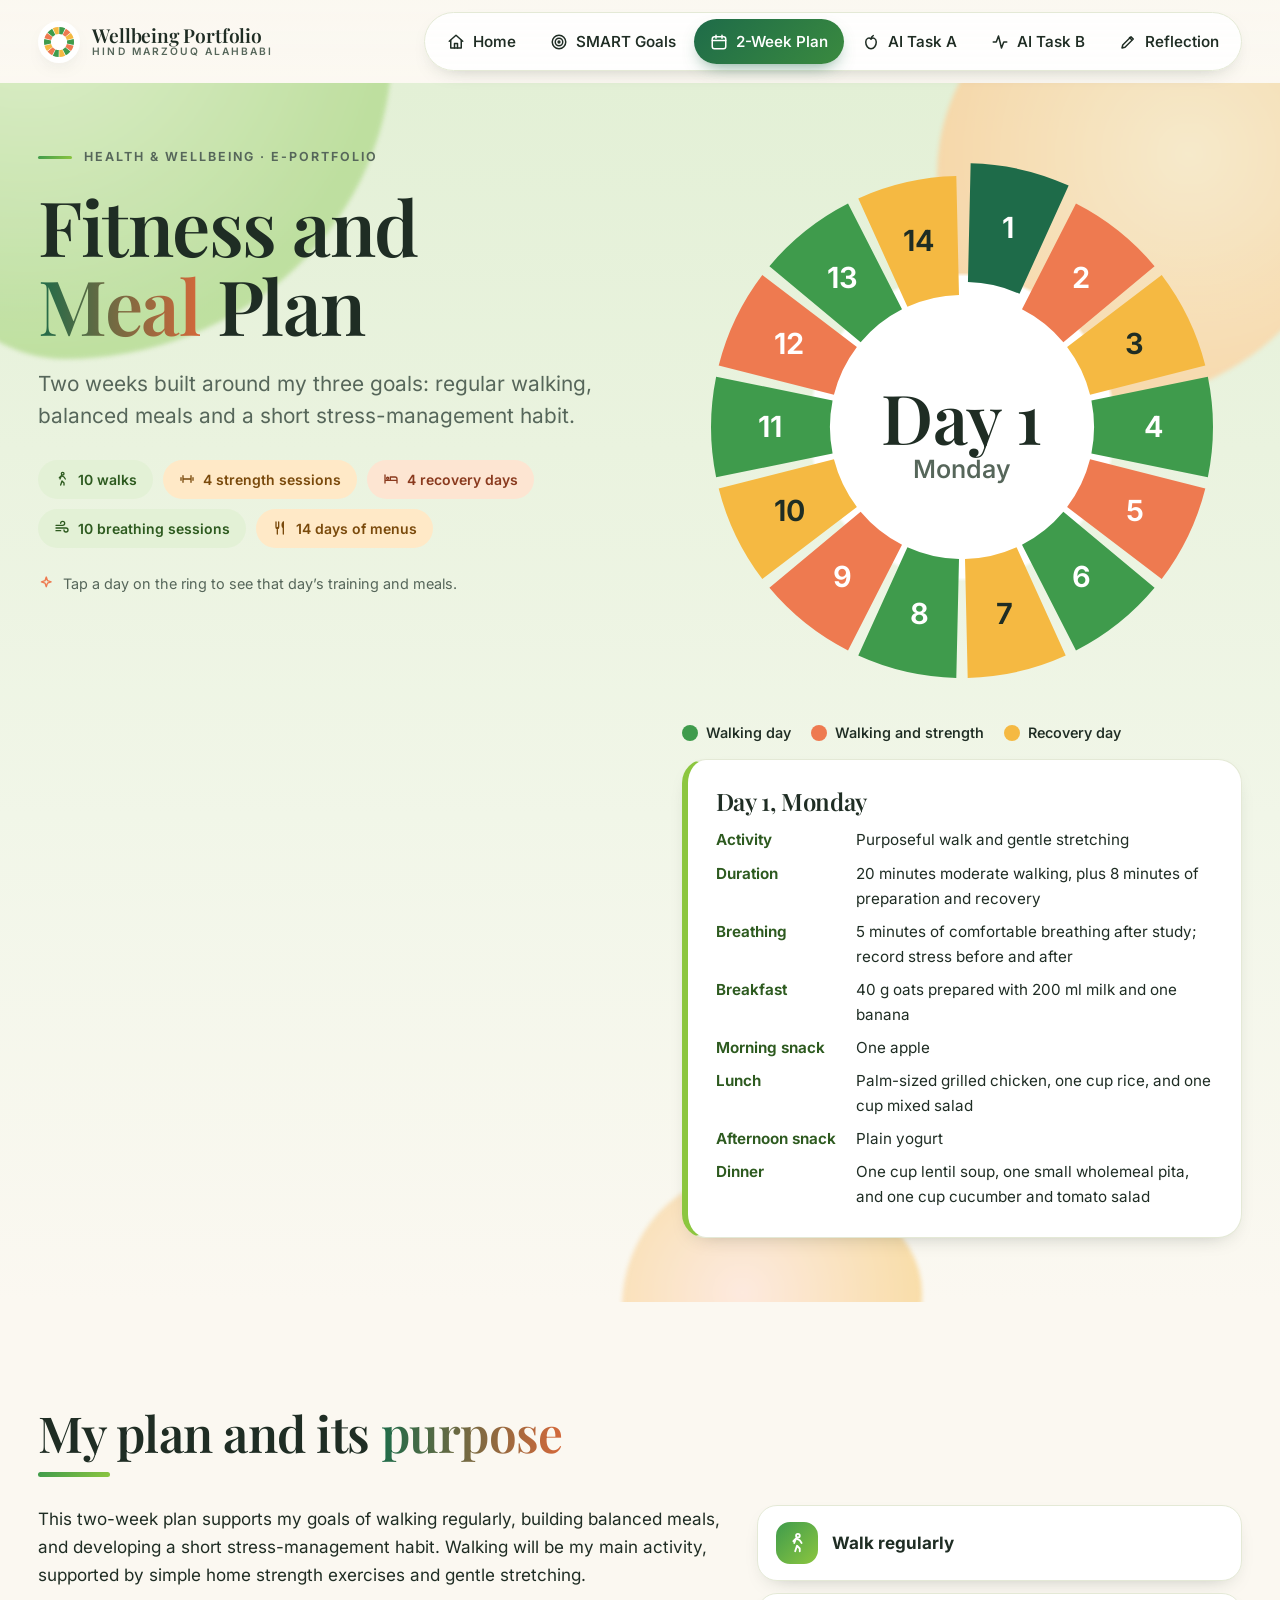
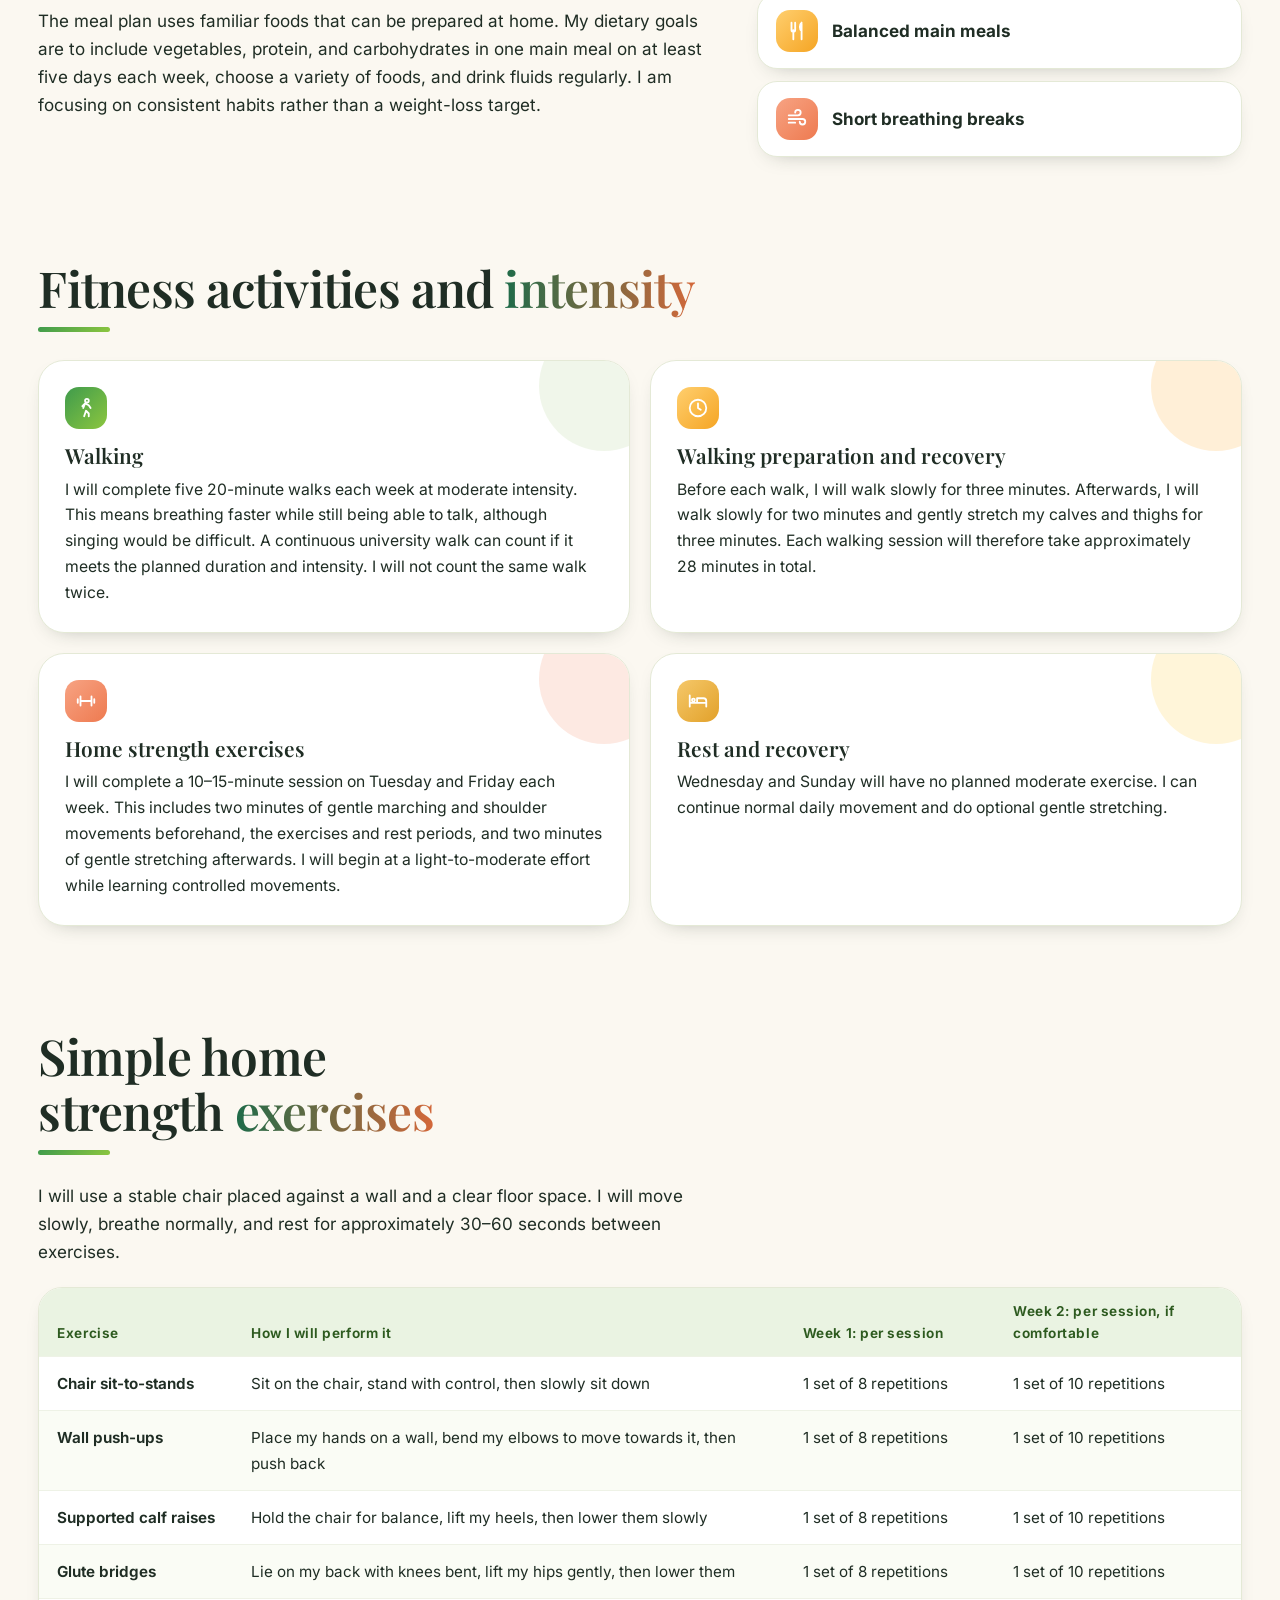
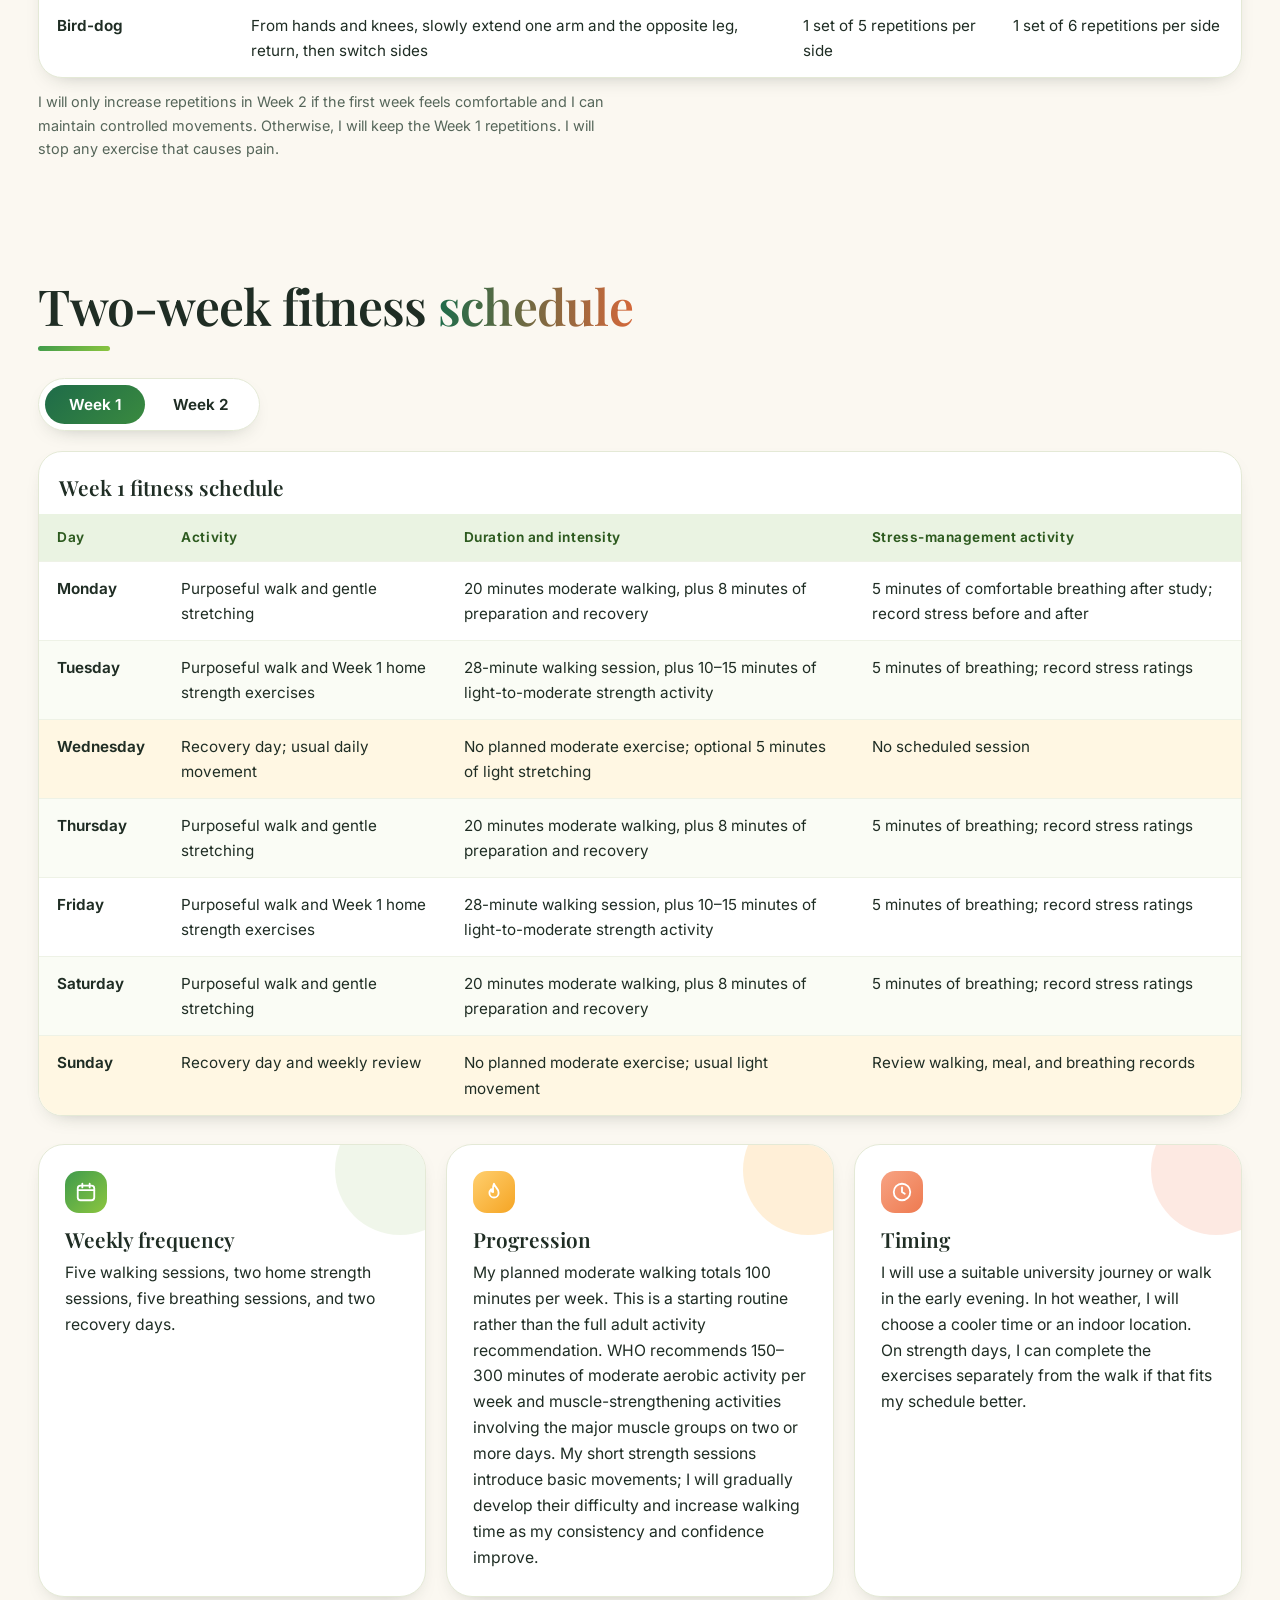
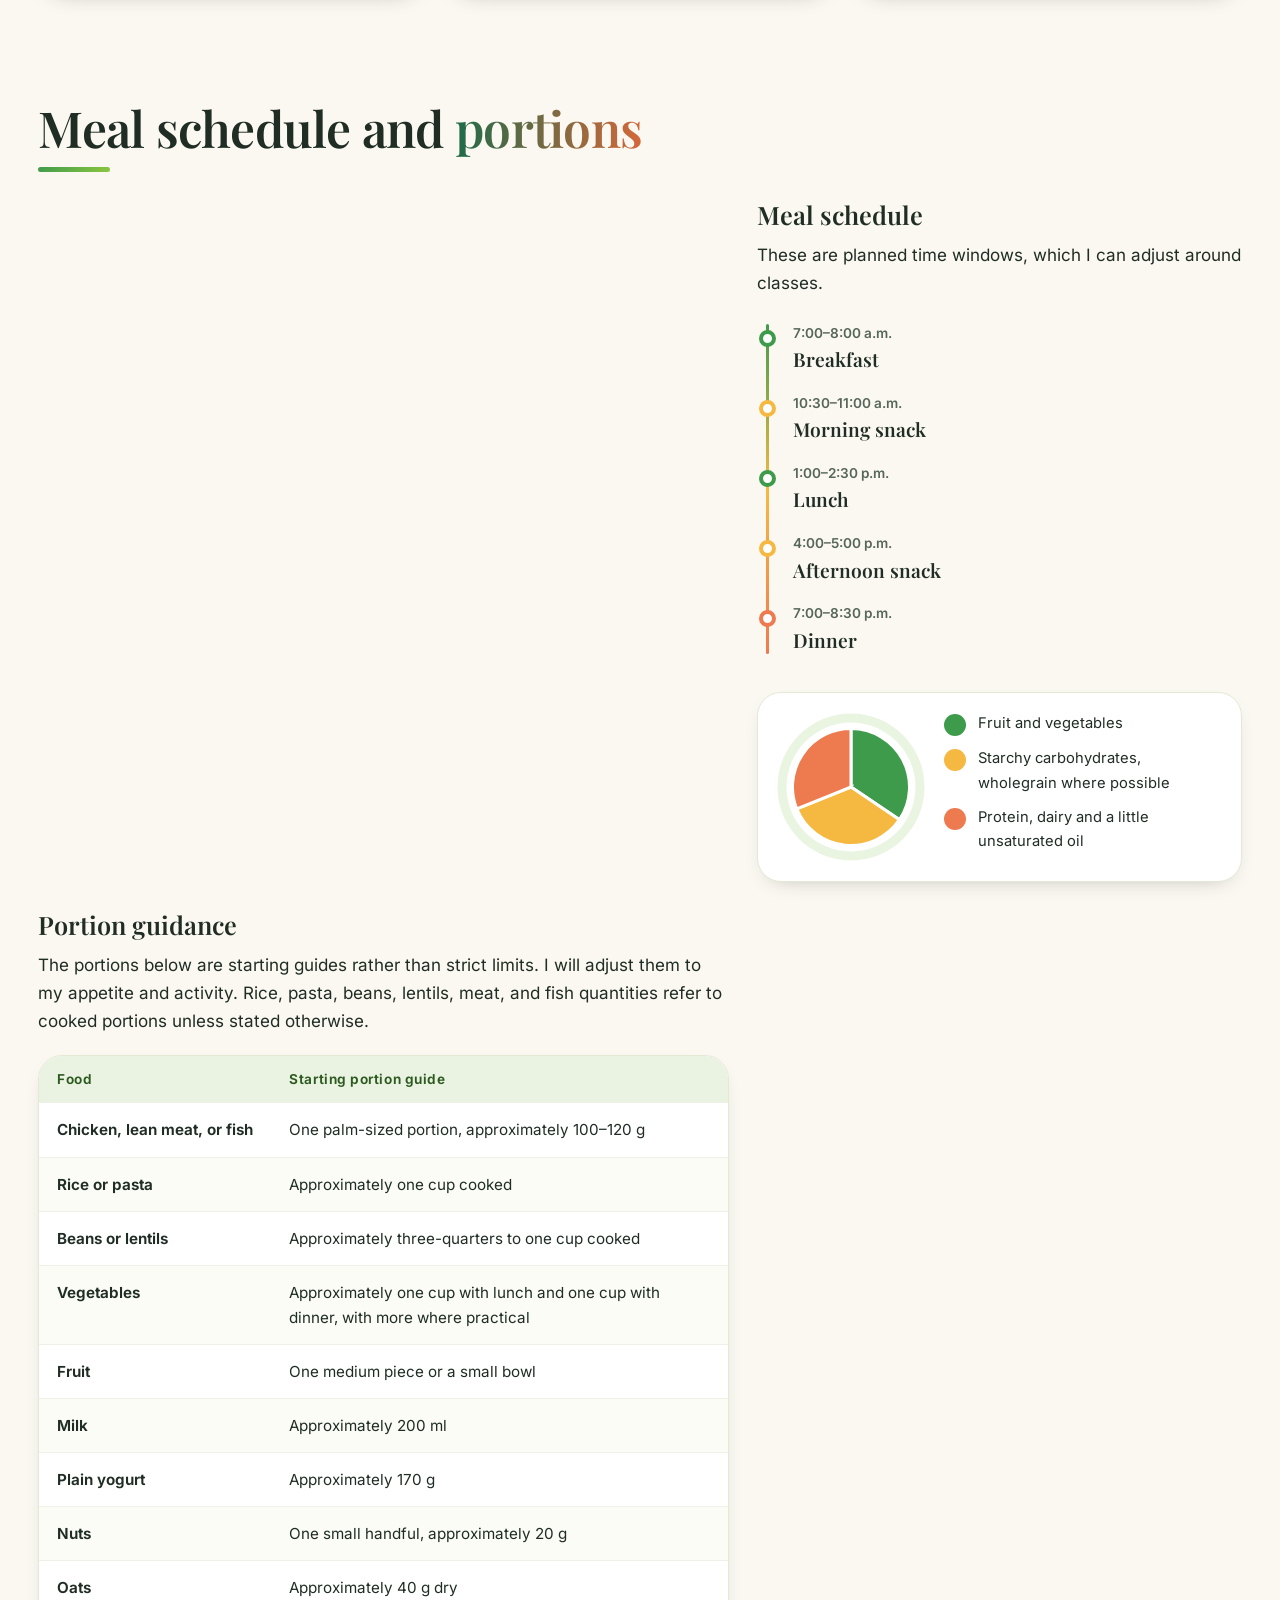
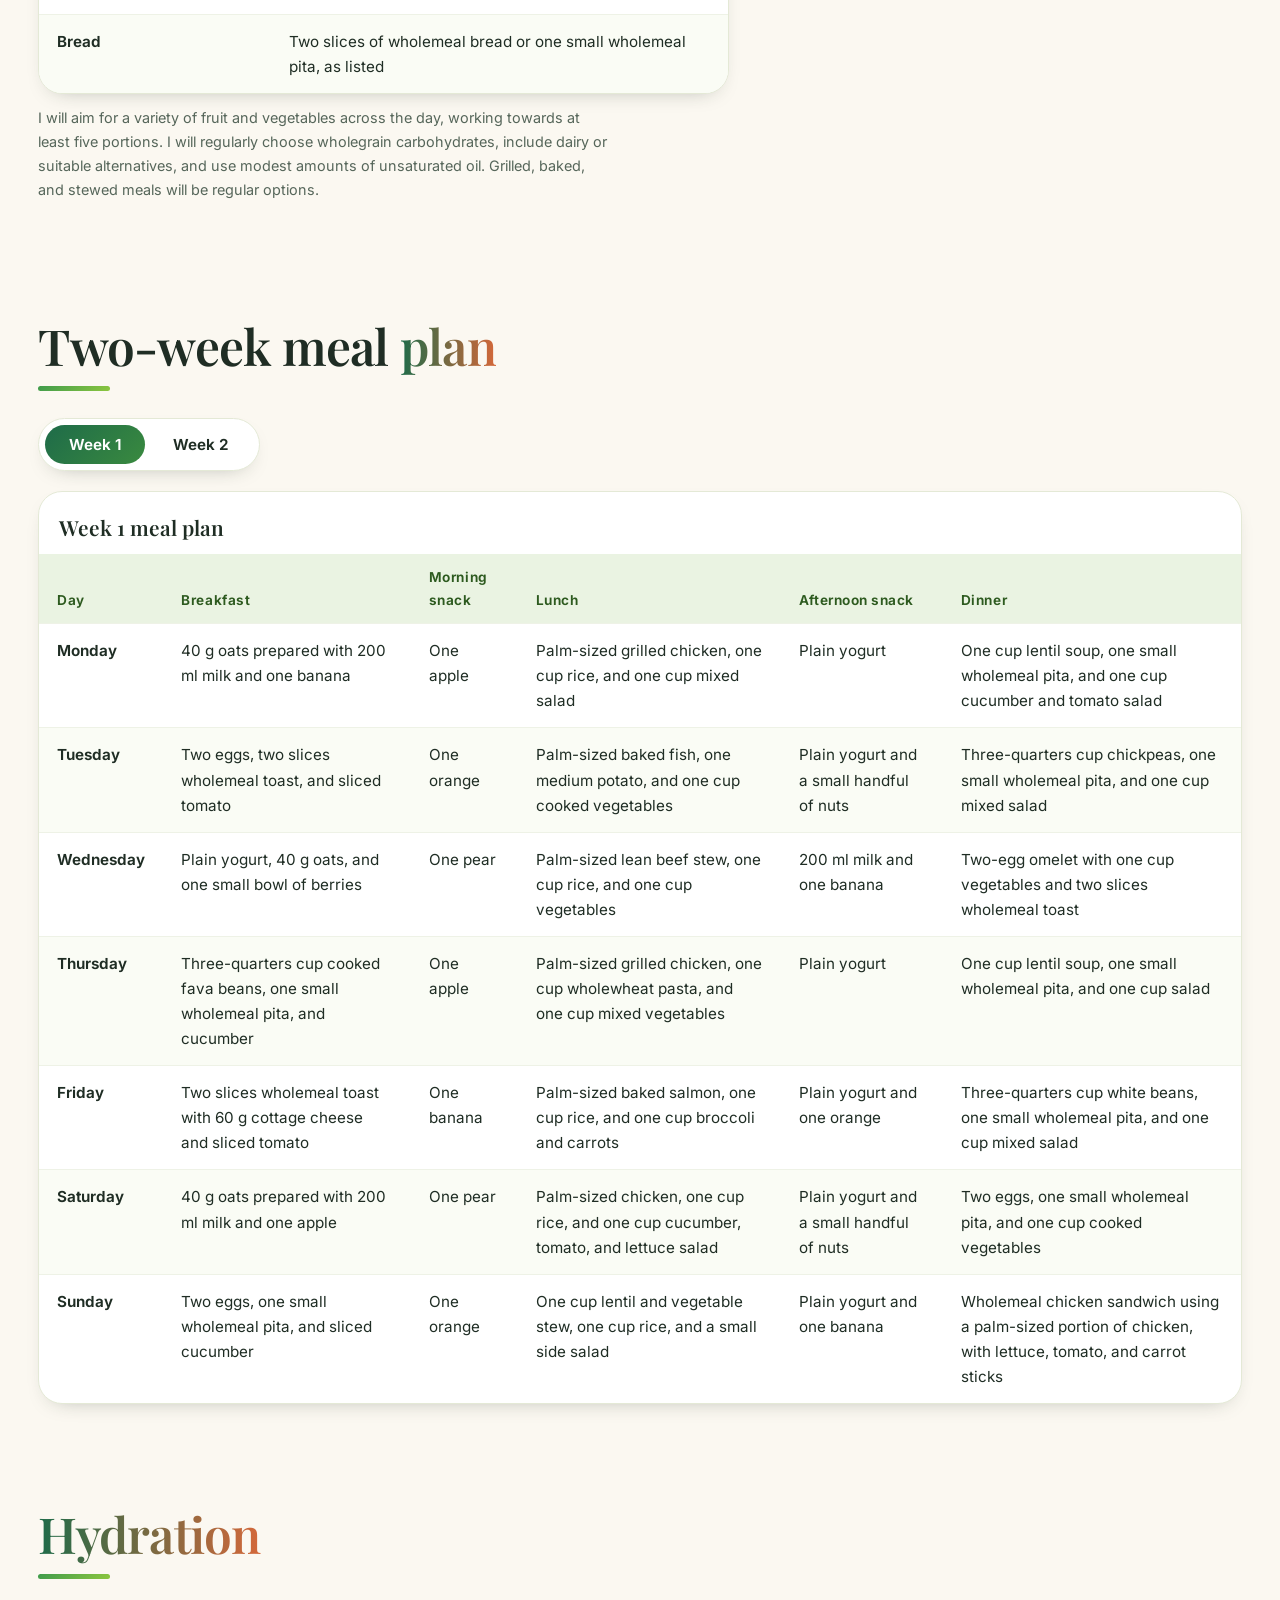
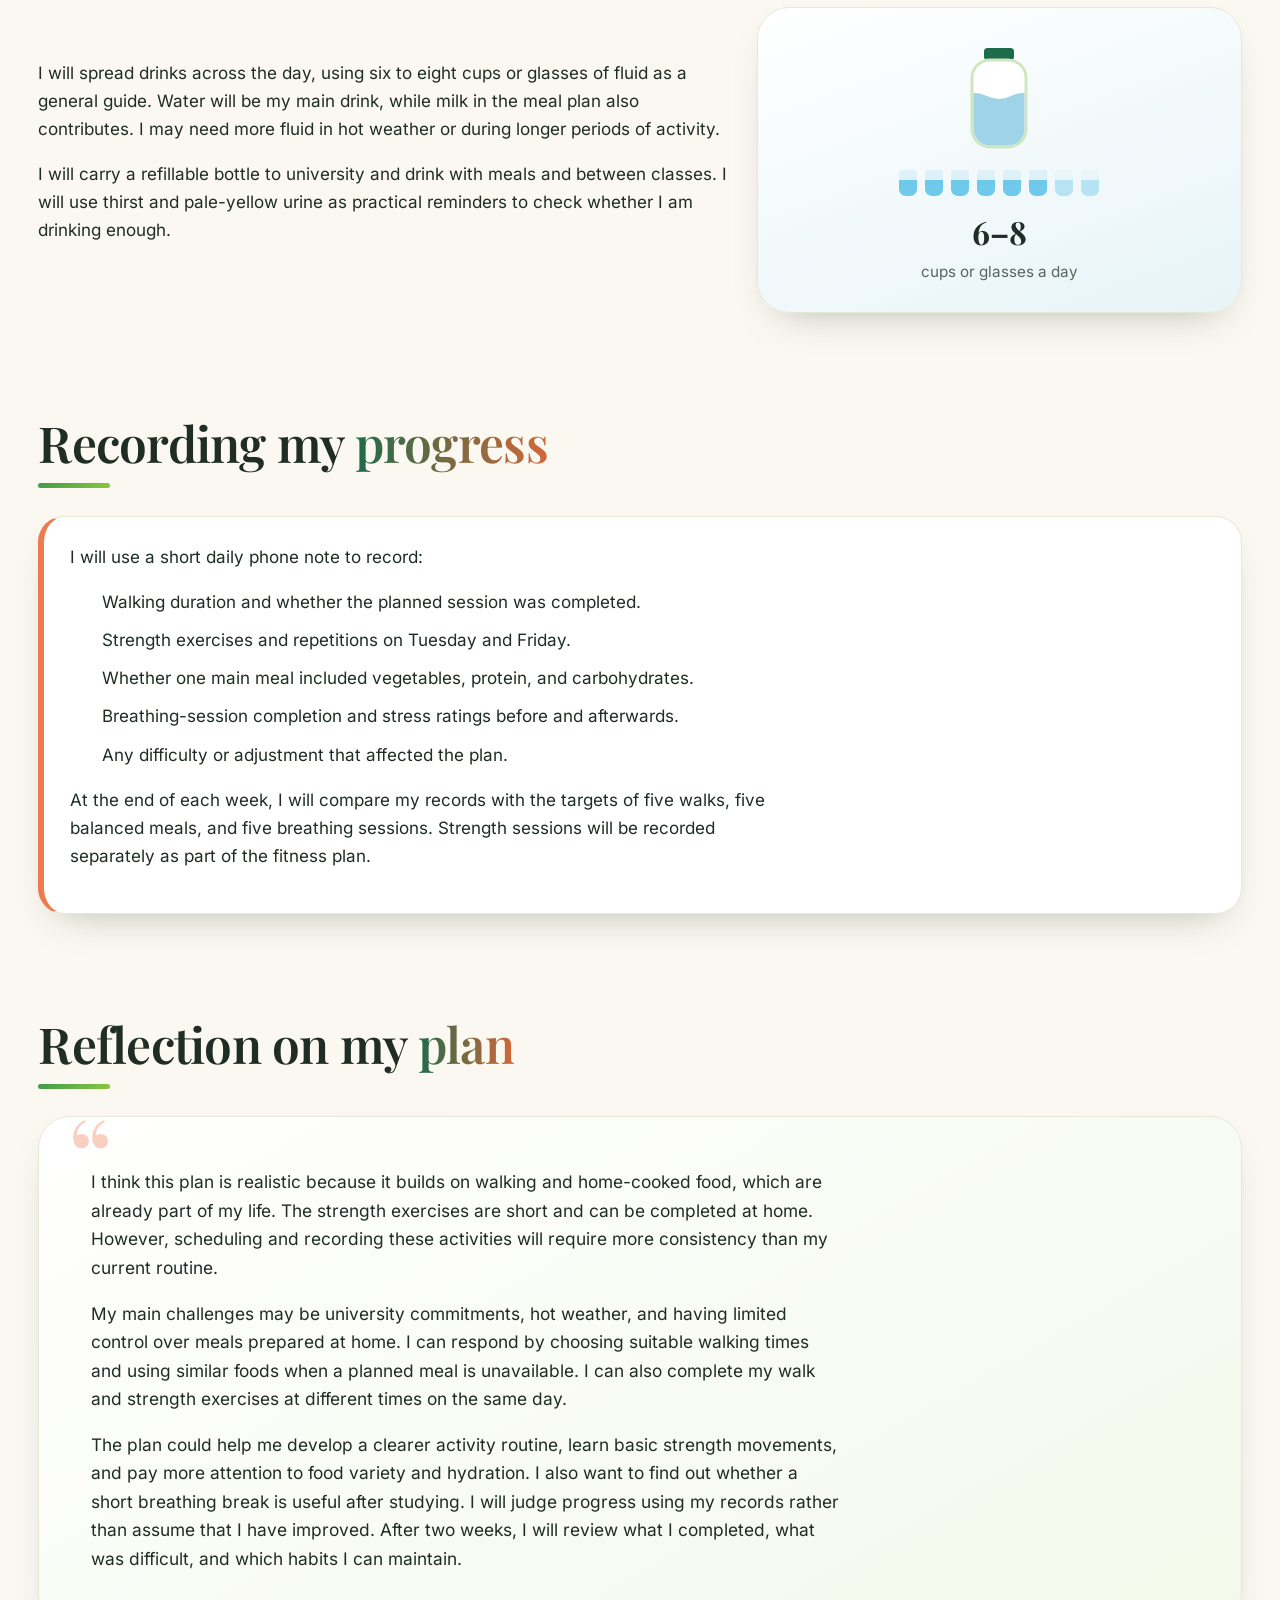
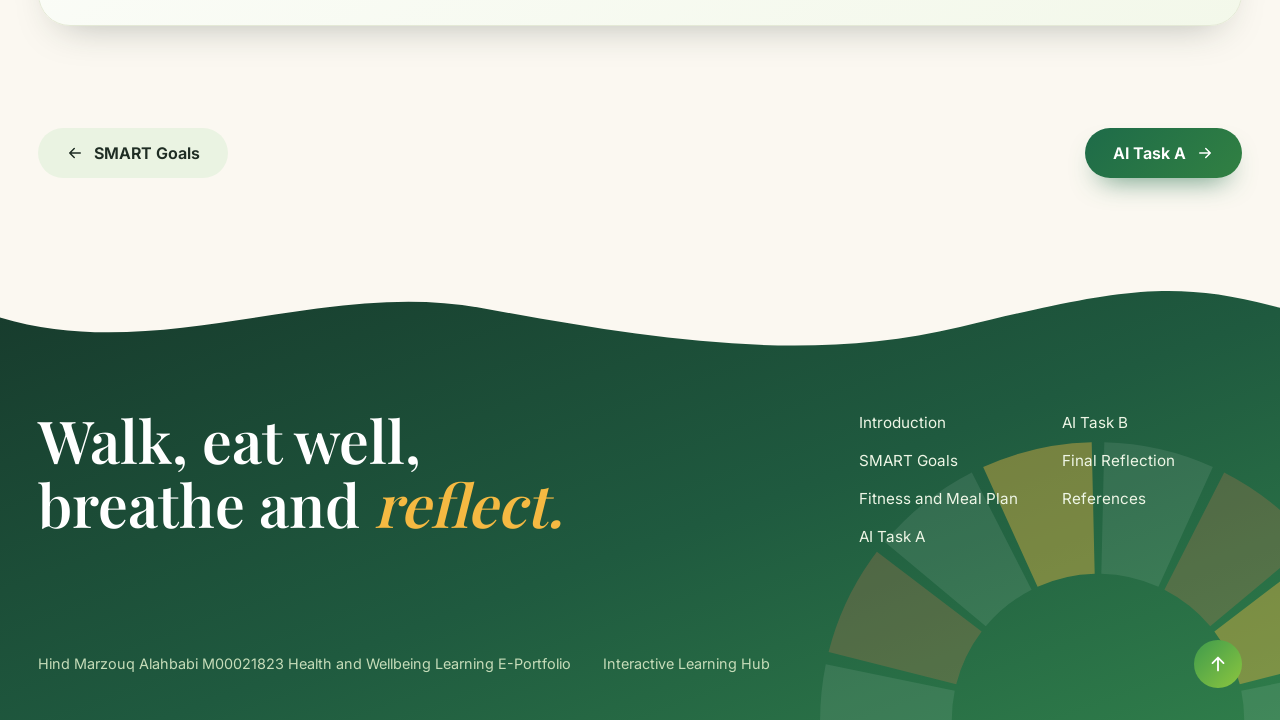
<file: plan.html>
<!doctype html>
<html lang="en">
<head>
<meta charset="utf-8">
<meta name="viewport" content="width=device-width, initial-scale=1">
<title>Fitness and Meal Plan | Hind Marzouq Alahbabi M00021823 Health and Wellbeing Learning E-Portfolio</title>
<meta name="description" content="A two-week fitness and meal plan: walking, home strength exercises, recovery days, daily menus, portions, hydration and a meal schedule.">
<meta name="author" content="Hind Marzouq Alahbabi">
<meta name="theme-color" content="#eef5e6">
<link rel="icon" href="data:image/svg+xml,%3Csvg xmlns='http://www.w3.org/2000/svg' viewBox='0 0 32 32'%3E%3Ccircle cx='16' cy='16' r='11' fill='none' stroke='%233f9b4c' stroke-width='8'/%3E%3Ccircle cx='16' cy='16' r='3' fill='%23ee7a50'/%3E%3C/svg%3E">
<script>document.documentElement.className += " js";</script>
<link rel="stylesheet" href="style.css">
</head>
<body>
<a class="skip" href="#main">Skip to content</a>
<div class="scroll-bar" aria-hidden="true"><i></i></div>
<header class="bar">
  <div class="wrap bar-in">
    <a class="wordmark" href="index.html"><span class="wm-logo" aria-hidden="true"><svg class="ring" viewBox="0 0 400 400" aria-hidden="true" focusable="false"><path class="seg walk" style="animation:none" d="M204.54 0.05A200 200 0 0 1 282.67 17.88L244.64 101.66A108 108 0 0 0 202.45 92.03Z"/><path class="seg strength" style="animation:none" d="M290.84 21.82A200 200 0 0 1 353.50 71.79L282.89 130.76A108 108 0 0 0 249.05 103.78Z"/><path class="seg rest" style="animation:none" d="M359.16 78.88A200 200 0 0 1 393.93 151.08L304.72 173.59A108 108 0 0 0 285.94 134.60Z"/><path class="seg walk" style="animation:none" d="M395.95 159.93A200 200 0 0 1 395.95 240.07L305.81 221.64A108 108 0 0 0 305.81 178.36Z"/><path class="seg strength" style="animation:none" d="M393.93 248.92A200 200 0 0 1 359.16 321.12L285.94 265.40A108 108 0 0 0 304.72 226.41Z"/><path class="seg walk" style="animation:none" d="M353.50 328.21A200 200 0 0 1 290.84 378.18L249.05 296.22A108 108 0 0 0 282.89 269.24Z"/><path class="seg rest" style="animation:none" d="M282.67 382.12A200 200 0 0 1 204.54 399.95L202.45 307.97A108 108 0 0 0 244.64 298.34Z"/><path class="seg walk" style="animation:none" d="M195.46 399.95A200 200 0 0 1 117.33 382.12L155.36 298.34A108 108 0 0 0 197.55 307.97Z"/><path class="seg strength" style="animation:none" d="M109.16 378.18A200 200 0 0 1 46.50 328.21L117.11 269.24A108 108 0 0 0 150.95 296.22Z"/><path class="seg rest" style="animation:none" d="M40.84 321.12A200 200 0 0 1 6.07 248.92L95.28 226.41A108 108 0 0 0 114.06 265.40Z"/><path class="seg walk" style="animation:none" d="M4.05 240.07A200 200 0 0 1 4.05 159.93L94.19 178.36A108 108 0 0 0 94.19 221.64Z"/><path class="seg strength" style="animation:none" d="M6.07 151.08A200 200 0 0 1 40.84 78.88L114.06 134.60A108 108 0 0 0 95.28 173.59Z"/><path class="seg walk" style="animation:none" d="M46.50 71.79A200 200 0 0 1 109.16 21.82L150.95 103.78A108 108 0 0 0 117.11 130.76Z"/><path class="seg rest" style="animation:none" d="M117.33 17.88A200 200 0 0 1 195.46 0.05L197.55 92.03A108 108 0 0 0 155.36 101.66Z"/></svg></span><span class="wm-text"><b>Wellbeing Portfolio</b><small>Hind Marzouq Alahbabi</small></span></a>
    <button class="menu-btn" type="button" aria-expanded="false" aria-controls="nav"><svg class="ic" viewBox="0 0 24 24" fill="none" stroke="currentColor" stroke-width="2" stroke-linecap="round" stroke-linejoin="round" aria-hidden="true" focusable="false"><path d="M4 6l2 2 3-3M4 14l2 2 3-3M12 7h8M12 15h8"/></svg><span>Menu</span></button>
    <nav class="nav" id="nav" aria-label="Main">
      <i class="nav-ind" aria-hidden="true"></i>
      <a href="index.html"><svg class="ic" viewBox="0 0 24 24" fill="none" stroke="currentColor" stroke-width="2" stroke-linecap="round" stroke-linejoin="round" aria-hidden="true" focusable="false"><path d="M3 11l9-8 9 8"/><path d="M5 10v10h14V10"/><path d="M10 20v-6h4v6"/></svg><span>Home</span></a>
      <a href="goals.html"><svg class="ic" viewBox="0 0 24 24" fill="none" stroke="currentColor" stroke-width="2" stroke-linecap="round" stroke-linejoin="round" aria-hidden="true" focusable="false"><circle cx="12" cy="12" r="9"/><circle cx="12" cy="12" r="5"/><circle cx="12" cy="12" r="1.2"/></svg><span>SMART Goals</span></a>
      <a href="plan.html" aria-current="page"><svg class="ic" viewBox="0 0 24 24" fill="none" stroke="currentColor" stroke-width="2" stroke-linecap="round" stroke-linejoin="round" aria-hidden="true" focusable="false"><rect x="3" y="5" width="18" height="16" rx="3"/><path d="M3 10h18M8 3v4M16 3v4"/></svg><span>2-Week Plan</span></a>
      <a href="task-a.html"><svg class="ic" viewBox="0 0 24 24" fill="none" stroke="currentColor" stroke-width="2" stroke-linecap="round" stroke-linejoin="round" aria-hidden="true" focusable="false"><path d="M12 8c-2.5-2.5-7-1-7 4 0 5 3 9 7 9s7-4 7-9c0-5-4.5-6.5-7-4z"/><path d="M12 8c0-2 1-3.5 3-4.5"/></svg><span>AI Task A</span></a>
      <a href="task-b.html"><svg class="ic" viewBox="0 0 24 24" fill="none" stroke="currentColor" stroke-width="2" stroke-linecap="round" stroke-linejoin="round" aria-hidden="true" focusable="false"><path d="M3 12h4l3-8 4 16 3-8h4"/></svg><span>AI Task B</span></a>
      <a href="reflection.html"><svg class="ic" viewBox="0 0 24 24" fill="none" stroke="currentColor" stroke-width="2" stroke-linecap="round" stroke-linejoin="round" aria-hidden="true" focusable="false"><path d="M4 20l4-1 11-11-3-3L5 16z"/><path d="M14 6l3 3"/></svg><span>Reflection</span></a>
    </nav>
  </div>
</header>
<main id="main">
<section class="page-head plan-head" aria-labelledby="page-title">
  <div class="blobs" aria-hidden="true"><i class="blob b1"></i><i class="blob b2"></i><i class="blob b3"></i></div>
  <div class="wrap">
    <div class="ph-text">
      <p class="kicker">Health &amp; Wellbeing · E-portfolio</p>
      <h1 id="page-title"><span class="w" style="--w:0">Fitness</span> <span class="w" style="--w:1">and</span> <span class="w accent" style="--w:2">Meal</span> <span class="w" style="--w:3">Plan</span></h1>
      <p class="lead">Two weeks built around my three goals: regular walking, balanced meals and a short stress-management habit.</p>
      <ul class="chips"><li class="g"><svg class="ic" viewBox="0 0 24 24" fill="none" stroke="currentColor" stroke-width="2" stroke-linecap="round" stroke-linejoin="round" aria-hidden="true" focusable="false"><circle cx="13" cy="4" r="2"/><path d="M10 21l2-6 3 3v3M9 12l2-5 4 2 2 3M11 7l-3 3"/></svg>10 walks</li><li class="b"><svg class="ic" viewBox="0 0 24 24" fill="none" stroke="currentColor" stroke-width="2" stroke-linecap="round" stroke-linejoin="round" aria-hidden="true" focusable="false"><path d="M6 7v10M3 10v4M18 7v10M21 10v4M6 12h12"/></svg>4 strength sessions</li><li class="p"><svg class="ic" viewBox="0 0 24 24" fill="none" stroke="currentColor" stroke-width="2" stroke-linecap="round" stroke-linejoin="round" aria-hidden="true" focusable="false"><path d="M3 18V6M3 14h18v4M21 14v-2a3 3 0 00-3-3h-7v5"/><circle cx="7" cy="11" r="1.6"/></svg>4 recovery days</li><li class="g"><svg class="ic" viewBox="0 0 24 24" fill="none" stroke="currentColor" stroke-width="2" stroke-linecap="round" stroke-linejoin="round" aria-hidden="true" focusable="false"><path d="M3 8h10a3 3 0 10-3-3M3 12h15a3 3 0 11-3 3M3 16h7"/></svg>10 breathing sessions</li><li class="b"><svg class="ic" viewBox="0 0 24 24" fill="none" stroke="currentColor" stroke-width="2" stroke-linecap="round" stroke-linejoin="round" aria-hidden="true" focusable="false"><path d="M6 3v8a2 2 0 004 0V3M8 11v10M17 3c-2.5 2-2.5 7 0 9v9M17 3v9"/></svg>14 days of menus</li></ul>
      <p class="hint"><svg class="ic" viewBox="0 0 24 24" fill="none" stroke="currentColor" stroke-width="2" stroke-linecap="round" stroke-linejoin="round" aria-hidden="true" focusable="false"><path d="M12 3l1.8 5.2L19 10l-5.2 1.8L12 17l-1.8-5.2L5 10l5.2-1.8z"/></svg>Tap a day on the ring to see that day’s training and meals.</p>
    </div>
    <div class="plan-ring" data-plan-ring>
      <div class="ring"><svg class="ring-svg" viewBox="-12 -12 424 424" role="group" aria-label="The 14 days of the plan" focusable="false"><a class="seg walk" href="#fit-day-1" data-day="1" style="--i:0;--dx:2.23px;--dy:-9.75px" aria-label="Day 1, Monday: walking day"><path d="M204.31 10.05A190 190 0 0 1 278.53 26.99L241.33 108.94A100 100 0 0 0 202.27 100.03Z"/><text x="232.27" y="58.64" text-anchor="middle" dominant-baseline="central">1</text></a><a class="seg strength" href="#fit-day-2" data-day="2" style="--i:1;--dx:6.23px;--dy:-7.82px" aria-label="Day 2, Tuesday: walking and strength day"><path d="M286.30 30.73A190 190 0 0 1 345.82 78.20L276.75 135.89A100 100 0 0 0 245.42 110.91Z"/><text x="290.41" y="86.63" text-anchor="middle" dominant-baseline="central">2</text></a><a class="seg rest" href="#fit-day-3" data-day="3" style="--i:2;--dx:9.01px;--dy:-4.34px" aria-label="Day 3, Wednesday: recovery day"><path d="M351.20 84.94A190 190 0 0 1 384.23 153.53L296.96 175.54A100 100 0 0 0 279.58 139.44Z"/><text x="330.64" y="137.09" text-anchor="middle" dominant-baseline="central">3</text></a><a class="seg walk" href="#fit-day-4" data-day="4" style="--i:3;--dx:10.00px;--dy:0.00px" aria-label="Day 4, Thursday: walking day"><path d="M386.15 161.93A190 190 0 0 1 386.15 238.07L297.97 220.03A100 100 0 0 0 297.97 179.97Z"/><text x="345.00" y="200.00" text-anchor="middle" dominant-baseline="central">4</text></a><a class="seg strength" href="#fit-day-5" data-day="5" style="--i:4;--dx:9.01px;--dy:4.34px" aria-label="Day 5, Friday: walking and strength day"><path d="M384.23 246.47A190 190 0 0 1 351.20 315.06L279.58 260.56A100 100 0 0 0 296.96 224.46Z"/><text x="330.64" y="262.91" text-anchor="middle" dominant-baseline="central">5</text></a><a class="seg walk" href="#fit-day-6" data-day="6" style="--i:5;--dx:6.23px;--dy:7.82px" aria-label="Day 6, Saturday: walking day"><path d="M345.82 321.80A190 190 0 0 1 286.30 369.27L245.42 289.09A100 100 0 0 0 276.75 264.11Z"/><text x="290.41" y="313.37" text-anchor="middle" dominant-baseline="central">6</text></a><a class="seg rest" href="#fit-day-7" data-day="7" style="--i:6;--dx:2.23px;--dy:9.75px" aria-label="Day 7, Sunday: recovery day"><path d="M278.53 373.01A190 190 0 0 1 204.31 389.95L202.27 299.97A100 100 0 0 0 241.33 291.06Z"/><text x="232.27" y="341.36" text-anchor="middle" dominant-baseline="central">7</text></a><a class="seg walk" href="#fit-day-8" data-day="8" style="--i:7;--dx:-2.23px;--dy:9.75px" aria-label="Day 8, Monday: walking day"><path d="M195.69 389.95A190 190 0 0 1 121.47 373.01L158.67 291.06A100 100 0 0 0 197.73 299.97Z"/><text x="167.73" y="341.36" text-anchor="middle" dominant-baseline="central">8</text></a><a class="seg strength" href="#fit-day-9" data-day="9" style="--i:8;--dx:-6.23px;--dy:7.82px" aria-label="Day 9, Tuesday: walking and strength day"><path d="M113.70 369.27A190 190 0 0 1 54.18 321.80L123.25 264.11A100 100 0 0 0 154.58 289.09Z"/><text x="109.59" y="313.37" text-anchor="middle" dominant-baseline="central">9</text></a><a class="seg rest" href="#fit-day-10" data-day="10" style="--i:9;--dx:-9.01px;--dy:4.34px" aria-label="Day 10, Wednesday: recovery day"><path d="M48.80 315.06A190 190 0 0 1 15.77 246.47L103.04 224.46A100 100 0 0 0 120.42 260.56Z"/><text x="69.36" y="262.91" text-anchor="middle" dominant-baseline="central">10</text></a><a class="seg walk" href="#fit-day-11" data-day="11" style="--i:10;--dx:-10.00px;--dy:-0.00px" aria-label="Day 11, Thursday: walking day"><path d="M13.85 238.07A190 190 0 0 1 13.85 161.93L102.03 179.97A100 100 0 0 0 102.03 220.03Z"/><text x="55.00" y="200.00" text-anchor="middle" dominant-baseline="central">11</text></a><a class="seg strength" href="#fit-day-12" data-day="12" style="--i:11;--dx:-9.01px;--dy:-4.34px" aria-label="Day 12, Friday: walking and strength day"><path d="M15.77 153.53A190 190 0 0 1 48.80 84.94L120.42 139.44A100 100 0 0 0 103.04 175.54Z"/><text x="69.36" y="137.09" text-anchor="middle" dominant-baseline="central">12</text></a><a class="seg walk" href="#fit-day-13" data-day="13" style="--i:12;--dx:-6.23px;--dy:-7.82px" aria-label="Day 13, Saturday: walking day"><path d="M54.18 78.20A190 190 0 0 1 113.70 30.73L154.58 110.91A100 100 0 0 0 123.25 135.89Z"/><text x="109.59" y="86.63" text-anchor="middle" dominant-baseline="central">13</text></a><a class="seg rest" href="#fit-day-14" data-day="14" style="--i:13;--dx:-2.23px;--dy:-9.75px" aria-label="Day 14, Sunday: recovery day"><path d="M121.47 26.99A190 190 0 0 1 195.69 10.05L197.73 100.03A100 100 0 0 0 158.67 108.94Z"/><text x="167.73" y="58.64" text-anchor="middle" dominant-baseline="central">14</text></a><text id="ring-center" class="ring-big" x="200" y="192" text-anchor="middle" dominant-baseline="central">Day 1</text><text id="ring-sub" class="ring-sub" x="200" y="232" text-anchor="middle" dominant-baseline="central">Monday</text></svg></div>
      <ul class="legend"><li class="walk"><i></i>Walking day</li><li class="strength"><i></i>Walking and strength</li><li class="rest"><i></i>Recovery day</li></ul>
      <div class="day-panel" id="day-panel" aria-live="polite">
        <h2>Day 1, Monday</h2>
        <dl><dt>Activity</dt><dd>Purposeful walk and gentle stretching</dd><dt>Duration</dt><dd>20 minutes moderate walking, plus 8 minutes of preparation and recovery</dd><dt>Breathing</dt><dd>5 minutes of comfortable breathing after study; record stress before and after</dd><dt>Breakfast</dt><dd>40 g oats prepared with 200 ml milk and one banana</dd><dt>Morning snack</dt><dd>One apple</dd><dt>Lunch</dt><dd>Palm-sized grilled chicken, one cup rice, and one cup mixed salad</dd><dt>Afternoon snack</dt><dd>Plain yogurt</dd><dt>Dinner</dt><dd>One cup lentil soup, one small wholemeal pita, and one cup cucumber and tomato salad</dd></dl>
      </div>
    </div>
  </div>
</section>

<section class="section " id="purpose" aria-labelledby="purpose-h">
  <div class="wrap">
    <h2 id="purpose-h" data-reveal>My plan and its <span class="accent">purpose</span></h2>
    <div class="cols">
      <div class="c-7 prose"><p data-reveal>This two-week plan supports my goals of walking regularly, building balanced meals, and developing a short stress-management habit. Walking will be my main activity, supported by simple home strength exercises and gentle stretching.</p>
    <p data-reveal>The meal plan uses familiar foods that can be prepared at home. My dietary goals are to include vegetables, protein, and carbohydrates in one main meal on at least five days each week, choose a variety of foods, and drink fluids regularly. I am focusing on consistent habits rather than a weight-loss target.</p></div>
      <div class="c-5"><div class="goal-strip" data-reveal="zoom">
        <div><svg class="ic" viewBox="0 0 24 24" fill="none" stroke="currentColor" stroke-width="2" stroke-linecap="round" stroke-linejoin="round" aria-hidden="true" focusable="false"><circle cx="13" cy="4" r="2"/><path d="M10 21l2-6 3 3v3M9 12l2-5 4 2 2 3M11 7l-3 3"/></svg><b>Walk regularly</b></div><div><svg class="ic" viewBox="0 0 24 24" fill="none" stroke="currentColor" stroke-width="2" stroke-linecap="round" stroke-linejoin="round" aria-hidden="true" focusable="false"><path d="M6 3v8a2 2 0 004 0V3M8 11v10M17 3c-2.5 2-2.5 7 0 9v9M17 3v9"/></svg><b>Balanced main meals</b></div><div><svg class="ic" viewBox="0 0 24 24" fill="none" stroke="currentColor" stroke-width="2" stroke-linecap="round" stroke-linejoin="round" aria-hidden="true" focusable="false"><path d="M3 8h10a3 3 0 10-3-3M3 12h15a3 3 0 11-3 3M3 16h7"/></svg><b>Short breathing breaks</b></div>
      </div></div>
    </div>
  </div>
</section>

<section class="section " id="activities" aria-labelledby="activities-h">
  <div class="wrap">
    <h2 id="activities-h" data-reveal>Fitness activities and <span class="accent">intensity</span></h2>
    <div class="info-grid">
      <div class="info-card g" data-reveal="zoom"><span class="chip-ic"><svg class="ic" viewBox="0 0 24 24" fill="none" stroke="currentColor" stroke-width="2" stroke-linecap="round" stroke-linejoin="round" aria-hidden="true" focusable="false"><circle cx="13" cy="4" r="2"/><path d="M10 21l2-6 3 3v3M9 12l2-5 4 2 2 3M11 7l-3 3"/></svg></span><h3>Walking</h3><p>I will complete five 20-minute walks each week at moderate intensity. This means breathing faster while still being able to talk, although singing would be difficult. A continuous university walk can count if it meets the planned duration and intensity. I will not count the same walk twice.</p></div>
      <div class="info-card b" data-reveal="zoom"><span class="chip-ic"><svg class="ic" viewBox="0 0 24 24" fill="none" stroke="currentColor" stroke-width="2" stroke-linecap="round" stroke-linejoin="round" aria-hidden="true" focusable="false"><circle cx="12" cy="12" r="9"/><path d="M12 7v5l3 2"/></svg></span><h3>Walking preparation and recovery</h3><p>Before each walk, I will walk slowly for three minutes. Afterwards, I will walk slowly for two minutes and gently stretch my calves and thighs for three minutes. Each walking session will therefore take approximately 28 minutes in total.</p></div>
      <div class="info-card p" data-reveal="zoom"><span class="chip-ic"><svg class="ic" viewBox="0 0 24 24" fill="none" stroke="currentColor" stroke-width="2" stroke-linecap="round" stroke-linejoin="round" aria-hidden="true" focusable="false"><path d="M6 7v10M3 10v4M18 7v10M21 10v4M6 12h12"/></svg></span><h3>Home strength exercises</h3><p>I will complete a 10–15-minute session on Tuesday and Friday each week. This includes two minutes of gentle marching and shoulder movements beforehand, the exercises and rest periods, and two minutes of gentle stretching afterwards. I will begin at a light-to-moderate effort while learning controlled movements.</p></div>
      <div class="info-card y" data-reveal="zoom"><span class="chip-ic"><svg class="ic" viewBox="0 0 24 24" fill="none" stroke="currentColor" stroke-width="2" stroke-linecap="round" stroke-linejoin="round" aria-hidden="true" focusable="false"><path d="M3 18V6M3 14h18v4M21 14v-2a3 3 0 00-3-3h-7v5"/><circle cx="7" cy="11" r="1.6"/></svg></span><h3>Rest and recovery</h3><p>Wednesday and Sunday will have no planned moderate exercise. I can continue normal daily movement and do optional gentle stretching.</p></div>
    </div>
  </div>
</section>

<section class="section " id="strength" aria-labelledby="strength-h">
  <div class="wrap">
    <h2 id="strength-h" data-reveal>Simple home strength <span class="accent">exercises</span></h2>
    <p data-reveal>I will use a stable chair placed against a wall and a clear floor space. I will move slowly, breathe normally, and rest for approximately 30–60 seconds between exercises.</p>
    <div class="table-wrap" data-reveal><table class="stack-m"><thead><tr><th scope="col">Exercise</th><th scope="col">How I will perform it</th><th scope="col">Week 1: per session</th><th scope="col">Week 2: per session, if comfortable</th></tr></thead><tbody><tr><td data-label="Exercise">Chair sit-to-stands</td><td data-label="How I will perform it">Sit on the chair, stand with control, then slowly sit down</td><td data-label="Week 1: per session">1 set of 8 repetitions</td><td data-label="Week 2: per session, if comfortable">1 set of 10 repetitions</td></tr><tr><td data-label="Exercise">Wall push-ups</td><td data-label="How I will perform it">Place my hands on a wall, bend my elbows to move towards it, then push back</td><td data-label="Week 1: per session">1 set of 8 repetitions</td><td data-label="Week 2: per session, if comfortable">1 set of 10 repetitions</td></tr><tr><td data-label="Exercise">Supported calf raises</td><td data-label="How I will perform it">Hold the chair for balance, lift my heels, then lower them slowly</td><td data-label="Week 1: per session">1 set of 8 repetitions</td><td data-label="Week 2: per session, if comfortable">1 set of 10 repetitions</td></tr><tr><td data-label="Exercise">Glute bridges</td><td data-label="How I will perform it">Lie on my back with knees bent, lift my hips gently, then lower them</td><td data-label="Week 1: per session">1 set of 8 repetitions</td><td data-label="Week 2: per session, if comfortable">1 set of 10 repetitions</td></tr><tr><td data-label="Exercise">Bird-dog</td><td data-label="How I will perform it">From hands and knees, slowly extend one arm and the opposite leg, return, then switch sides</td><td data-label="Week 1: per session">1 set of 5 repetitions per side</td><td data-label="Week 2: per session, if comfortable">1 set of 6 repetitions per side</td></tr></tbody></table></div>
    <p class="table-note" data-reveal>I will only increase repetitions in Week 2 if the first week feels comfortable and I can maintain controlled movements. Otherwise, I will keep the Week 1 repetitions. I will stop any exercise that causes pain.</p>
  </div>
</section>

<section class="section " id="fitness-schedule" aria-labelledby="fitness-schedule-h">
  <div class="wrap">
    <h2 id="fitness-schedule-h" data-reveal>Two-week fitness <span class="accent">schedule</span></h2>
    <div class="week-tabs" data-tabs>
      <div class="tab-btns" role="tablist" aria-label="Week"><button role="tab" type="button" aria-selected="true" aria-controls="fw1" id="fw1-t">Week 1</button><button role="tab" type="button" aria-selected="false" aria-controls="fw2" id="fw2-t">Week 2</button><i class="tab-ind" aria-hidden="true"></i></div>
      <div class="tab-panel" id="fw1" role="tabpanel" aria-labelledby="fw1-t"><div class="table-wrap" data-reveal><table class="stack-m" data-kind="fitness"><caption>Week 1 fitness schedule</caption><thead><tr><th scope="col">Day</th><th scope="col">Activity</th><th scope="col">Duration and intensity</th><th scope="col">Stress-management activity</th></tr></thead><tbody><tr id="fit-day-1" data-day="1"><td data-label="Day">Monday</td><td data-label="Activity">Purposeful walk and gentle stretching</td><td data-label="Duration and intensity">20 minutes moderate walking, plus 8 minutes of preparation and recovery</td><td data-label="Stress-management activity">5 minutes of comfortable breathing after study; record stress before and after</td></tr><tr id="fit-day-2" data-day="2"><td data-label="Day">Tuesday</td><td data-label="Activity">Purposeful walk and Week 1 home strength exercises</td><td data-label="Duration and intensity">28-minute walking session, plus 10–15 minutes of light-to-moderate strength activity</td><td data-label="Stress-management activity">5 minutes of breathing; record stress ratings</td></tr><tr id="fit-day-3" data-day="3" class="rest-row"><td data-label="Day">Wednesday</td><td data-label="Activity">Recovery day; usual daily movement</td><td data-label="Duration and intensity">No planned moderate exercise; optional 5 minutes of light stretching</td><td data-label="Stress-management activity">No scheduled session</td></tr><tr id="fit-day-4" data-day="4"><td data-label="Day">Thursday</td><td data-label="Activity">Purposeful walk and gentle stretching</td><td data-label="Duration and intensity">20 minutes moderate walking, plus 8 minutes of preparation and recovery</td><td data-label="Stress-management activity">5 minutes of breathing; record stress ratings</td></tr><tr id="fit-day-5" data-day="5"><td data-label="Day">Friday</td><td data-label="Activity">Purposeful walk and Week 1 home strength exercises</td><td data-label="Duration and intensity">28-minute walking session, plus 10–15 minutes of light-to-moderate strength activity</td><td data-label="Stress-management activity">5 minutes of breathing; record stress ratings</td></tr><tr id="fit-day-6" data-day="6"><td data-label="Day">Saturday</td><td data-label="Activity">Purposeful walk and gentle stretching</td><td data-label="Duration and intensity">20 minutes moderate walking, plus 8 minutes of preparation and recovery</td><td data-label="Stress-management activity">5 minutes of breathing; record stress ratings</td></tr><tr id="fit-day-7" data-day="7" class="rest-row"><td data-label="Day">Sunday</td><td data-label="Activity">Recovery day and weekly review</td><td data-label="Duration and intensity">No planned moderate exercise; usual light movement</td><td data-label="Stress-management activity">Review walking, meal, and breathing records</td></tr></tbody></table></div></div>
      <div class="tab-panel" id="fw2" role="tabpanel" aria-labelledby="fw2-t"><div class="table-wrap" data-reveal><table class="stack-m" data-kind="fitness"><caption>Week 2 fitness schedule</caption><thead><tr><th scope="col">Day</th><th scope="col">Activity</th><th scope="col">Duration and intensity</th><th scope="col">Stress-management activity</th></tr></thead><tbody><tr id="fit-day-8" data-day="8"><td data-label="Day">Monday</td><td data-label="Activity">Purposeful walk and gentle stretching</td><td data-label="Duration and intensity">20 minutes moderate walking, plus 8 minutes of preparation and recovery</td><td data-label="Stress-management activity">5 minutes of comfortable breathing after study; record stress before and after</td></tr><tr id="fit-day-9" data-day="9"><td data-label="Day">Tuesday</td><td data-label="Activity">Purposeful walk and Week 2 home strength exercises, if comfortable</td><td data-label="Duration and intensity">28-minute walking session, plus 10–15 minutes of light-to-moderate strength activity</td><td data-label="Stress-management activity">5 minutes of breathing; record stress ratings</td></tr><tr id="fit-day-10" data-day="10" class="rest-row"><td data-label="Day">Wednesday</td><td data-label="Activity">Recovery day; usual daily movement</td><td data-label="Duration and intensity">No planned moderate exercise; optional 5 minutes of light stretching</td><td data-label="Stress-management activity">No scheduled session</td></tr><tr id="fit-day-11" data-day="11"><td data-label="Day">Thursday</td><td data-label="Activity">Purposeful walk and gentle stretching</td><td data-label="Duration and intensity">20 minutes moderate walking, plus 8 minutes of preparation and recovery</td><td data-label="Stress-management activity">5 minutes of breathing; record stress ratings</td></tr><tr id="fit-day-12" data-day="12"><td data-label="Day">Friday</td><td data-label="Activity">Purposeful walk and Week 2 home strength exercises, if comfortable</td><td data-label="Duration and intensity">28-minute walking session, plus 10–15 minutes of light-to-moderate strength activity</td><td data-label="Stress-management activity">5 minutes of breathing; record stress ratings</td></tr><tr id="fit-day-13" data-day="13"><td data-label="Day">Saturday</td><td data-label="Activity">Purposeful walk and gentle stretching</td><td data-label="Duration and intensity">20 minutes moderate walking, plus 8 minutes of preparation and recovery</td><td data-label="Stress-management activity">5 minutes of breathing; record stress ratings</td></tr><tr id="fit-day-14" data-day="14" class="rest-row"><td data-label="Day">Sunday</td><td data-label="Activity">Recovery day and final review</td><td data-label="Duration and intensity">No planned moderate exercise; usual light movement</td><td data-label="Stress-management activity">Review progress towards all three SMART goals</td></tr></tbody></table></div></div>
    </div>
    <div class="info-grid three">
      <div class="info-card g" data-reveal="zoom"><span class="chip-ic"><svg class="ic" viewBox="0 0 24 24" fill="none" stroke="currentColor" stroke-width="2" stroke-linecap="round" stroke-linejoin="round" aria-hidden="true" focusable="false"><rect x="3" y="5" width="18" height="16" rx="3"/><path d="M3 10h18M8 3v4M16 3v4"/></svg></span><h3>Weekly frequency</h3><p>Five walking sessions, two home strength sessions, five breathing sessions, and two recovery days.</p></div>
      <div class="info-card b" data-reveal="zoom"><span class="chip-ic"><svg class="ic" viewBox="0 0 24 24" fill="none" stroke="currentColor" stroke-width="2" stroke-linecap="round" stroke-linejoin="round" aria-hidden="true" focusable="false"><path d="M12 3c1 4 5 5 5 10a5 5 0 01-10 0c0-2 1-3 2-4 0 2 1 3 2 3 0-3-1-5 1-9z"/></svg></span><h3>Progression</h3><p>My planned moderate walking totals 100 minutes per week. This is a starting routine rather than the full adult activity recommendation. WHO recommends 150–300 minutes of moderate aerobic activity per week and muscle-strengthening activities involving the major muscle groups on two or more days. My short strength sessions introduce basic movements; I will gradually develop their difficulty and increase walking time as my consistency and confidence improve.</p></div>
      <div class="info-card p" data-reveal="zoom"><span class="chip-ic"><svg class="ic" viewBox="0 0 24 24" fill="none" stroke="currentColor" stroke-width="2" stroke-linecap="round" stroke-linejoin="round" aria-hidden="true" focusable="false"><circle cx="12" cy="12" r="9"/><path d="M12 7v5l3 2"/></svg></span><h3>Timing</h3><p>I will use a suitable university journey or walk in the early evening. In hot weather, I will choose a cooler time or an indoor location. On strength days, I can complete the exercises separately from the walk if that fits my schedule better.</p></div>
    </div>
  </div>
</section>

<section class="section " id="meals" aria-labelledby="meals-h">
  <div class="wrap">
    <h2 id="meals-h" data-reveal>Meal schedule and <span class="accent">portions</span></h2>
    <div class="cols">
      <div class="c-5">
        <h3 data-reveal>Meal schedule</h3>
        <p data-reveal>These are planned time windows, which I can adjust around classes.</p>
        <ol class="timeline" data-reveal><li><span class="t-time">7:00–8:00 a.m.</span><span class="t-meal">Breakfast</span></li><li><span class="t-time">10:30–11:00 a.m.</span><span class="t-meal">Morning snack</span></li><li><span class="t-time">1:00–2:30 p.m.</span><span class="t-meal">Lunch</span></li><li><span class="t-time">4:00–5:00 p.m.</span><span class="t-meal">Afternoon snack</span></li><li><span class="t-time">7:00–8:30 p.m.</span><span class="t-meal">Dinner</span></li></ol>
        <div class="plate-box" data-reveal="zoom"><div class="shape plate-art" aria-hidden="true"><svg viewBox="0 0 400 400" aria-hidden="true" focusable="false"><circle cx="200" cy="200" r="196" fill="#e9f4e1"/><circle cx="200" cy="200" r="172" fill="#ffffff"/><path d="M200.00 44.00A156 156 0 0 1 329.33 287.23L200.01 200.01A0.01 0.01 0 0 0 200.00 199.99Z" fill="#3f9b4c" stroke="#fff" stroke-width="8"/><path d="M329.33 287.23A156 156 0 0 1 55.36 258.44L199.99 200.00A0.01 0.01 0 0 0 200.01 200.01Z" fill="#f5b942" stroke="#fff" stroke-width="8"/><path d="M55.36 258.44A156 156 0 0 1 200.00 44.00L200.00 199.99A0.01 0.01 0 0 0 199.99 200.00Z" fill="#ee7a50" stroke="#fff" stroke-width="8"/></svg></div>
          <ul class="plate-legend"><li><i style="background:#3f9b4c"></i><span>Fruit and vegetables</span></li><li><i style="background:#f5b942"></i><span>Starchy carbohydrates, wholegrain where possible</span></li><li><i style="background:#ee7a50"></i><span>Protein, dairy and a little unsaturated oil</span></li></ul>
        </div>
      </div>
      <div class="c-7">
        <h3 data-reveal>Portion guidance</h3>
        <p data-reveal>The portions below are starting guides rather than strict limits. I will adjust them to my appetite and activity. Rice, pasta, beans, lentils, meat, and fish quantities refer to cooked portions unless stated otherwise.</p>
        <div class="table-wrap" data-reveal><table class="stack-m"><thead><tr><th scope="col">Food</th><th scope="col">Starting portion guide</th></tr></thead><tbody><tr><td data-label="Food">Chicken, lean meat, or fish</td><td data-label="Starting portion guide">One palm-sized portion, approximately 100–120 g</td></tr><tr><td data-label="Food">Rice or pasta</td><td data-label="Starting portion guide">Approximately one cup cooked</td></tr><tr><td data-label="Food">Beans or lentils</td><td data-label="Starting portion guide">Approximately three-quarters to one cup cooked</td></tr><tr><td data-label="Food">Vegetables</td><td data-label="Starting portion guide">Approximately one cup with lunch and one cup with dinner, with more where practical</td></tr><tr><td data-label="Food">Fruit</td><td data-label="Starting portion guide">One medium piece or a small bowl</td></tr><tr><td data-label="Food">Milk</td><td data-label="Starting portion guide">Approximately 200 ml</td></tr><tr><td data-label="Food">Plain yogurt</td><td data-label="Starting portion guide">Approximately 170 g</td></tr><tr><td data-label="Food">Nuts</td><td data-label="Starting portion guide">One small handful, approximately 20 g</td></tr><tr><td data-label="Food">Oats</td><td data-label="Starting portion guide">Approximately 40 g dry</td></tr><tr><td data-label="Food">Bread</td><td data-label="Starting portion guide">Two slices of wholemeal bread or one small wholemeal pita, as listed</td></tr></tbody></table></div>
        <p class="table-note" data-reveal>I will aim for a variety of fruit and vegetables across the day, working towards at least five portions. I will regularly choose wholegrain carbohydrates, include dairy or suitable alternatives, and use modest amounts of unsaturated oil. Grilled, baked, and stewed meals will be regular options.</p>
      </div>
    </div>
  </div>
</section>

<section class="section " id="meal-plan" aria-labelledby="meal-plan-h">
  <div class="wrap">
    <h2 id="meal-plan-h" data-reveal>Two-week meal <span class="accent">plan</span></h2>
    <div class="week-tabs" data-tabs>
      <div class="tab-btns" role="tablist" aria-label="Week"><button role="tab" type="button" aria-selected="true" aria-controls="mw1" id="mw1-t">Week 1</button><button role="tab" type="button" aria-selected="false" aria-controls="mw2" id="mw2-t">Week 2</button><i class="tab-ind" aria-hidden="true"></i></div>
      <div class="tab-panel" id="mw1" role="tabpanel" aria-labelledby="mw1-t"><div class="table-wrap" data-reveal><table class="stack-m" data-kind="meals"><caption>Week 1 meal plan</caption><thead><tr><th scope="col">Day</th><th scope="col">Breakfast</th><th scope="col">Morning snack</th><th scope="col">Lunch</th><th scope="col">Afternoon snack</th><th scope="col">Dinner</th></tr></thead><tbody><tr id="meal-day-1" data-day="1"><td data-label="Day">Monday</td><td data-label="Breakfast">40 g oats prepared with 200 ml milk and one banana</td><td data-label="Morning snack">One apple</td><td data-label="Lunch">Palm-sized grilled chicken, one cup rice, and one cup mixed salad</td><td data-label="Afternoon snack">Plain yogurt</td><td data-label="Dinner">One cup lentil soup, one small wholemeal pita, and one cup cucumber and tomato salad</td></tr><tr id="meal-day-2" data-day="2"><td data-label="Day">Tuesday</td><td data-label="Breakfast">Two eggs, two slices wholemeal toast, and sliced tomato</td><td data-label="Morning snack">One orange</td><td data-label="Lunch">Palm-sized baked fish, one medium potato, and one cup cooked vegetables</td><td data-label="Afternoon snack">Plain yogurt and a small handful of nuts</td><td data-label="Dinner">Three-quarters cup chickpeas, one small wholemeal pita, and one cup mixed salad</td></tr><tr id="meal-day-3" data-day="3"><td data-label="Day">Wednesday</td><td data-label="Breakfast">Plain yogurt, 40 g oats, and one small bowl of berries</td><td data-label="Morning snack">One pear</td><td data-label="Lunch">Palm-sized lean beef stew, one cup rice, and one cup vegetables</td><td data-label="Afternoon snack">200 ml milk and one banana</td><td data-label="Dinner">Two-egg omelet with one cup vegetables and two slices wholemeal toast</td></tr><tr id="meal-day-4" data-day="4"><td data-label="Day">Thursday</td><td data-label="Breakfast">Three-quarters cup cooked fava beans, one small wholemeal pita, and cucumber</td><td data-label="Morning snack">One apple</td><td data-label="Lunch">Palm-sized grilled chicken, one cup wholewheat pasta, and one cup mixed vegetables</td><td data-label="Afternoon snack">Plain yogurt</td><td data-label="Dinner">One cup lentil soup, one small wholemeal pita, and one cup salad</td></tr><tr id="meal-day-5" data-day="5"><td data-label="Day">Friday</td><td data-label="Breakfast">Two slices wholemeal toast with 60 g cottage cheese and sliced tomato</td><td data-label="Morning snack">One banana</td><td data-label="Lunch">Palm-sized baked salmon, one cup rice, and one cup broccoli and carrots</td><td data-label="Afternoon snack">Plain yogurt and one orange</td><td data-label="Dinner">Three-quarters cup white beans, one small wholemeal pita, and one cup mixed salad</td></tr><tr id="meal-day-6" data-day="6"><td data-label="Day">Saturday</td><td data-label="Breakfast">40 g oats prepared with 200 ml milk and one apple</td><td data-label="Morning snack">One pear</td><td data-label="Lunch">Palm-sized chicken, one cup rice, and one cup cucumber, tomato, and lettuce salad</td><td data-label="Afternoon snack">Plain yogurt and a small handful of nuts</td><td data-label="Dinner">Two eggs, one small wholemeal pita, and one cup cooked vegetables</td></tr><tr id="meal-day-7" data-day="7"><td data-label="Day">Sunday</td><td data-label="Breakfast">Two eggs, one small wholemeal pita, and sliced cucumber</td><td data-label="Morning snack">One orange</td><td data-label="Lunch">One cup lentil and vegetable stew, one cup rice, and a small side salad</td><td data-label="Afternoon snack">Plain yogurt and one banana</td><td data-label="Dinner">Wholemeal chicken sandwich using a palm-sized portion of chicken, with lettuce, tomato, and carrot sticks</td></tr></tbody></table></div></div>
      <div class="tab-panel" id="mw2" role="tabpanel" aria-labelledby="mw2-t"><div class="table-wrap" data-reveal><table class="stack-m" data-kind="meals"><caption>Week 2 meal plan</caption><thead><tr><th scope="col">Day</th><th scope="col">Breakfast</th><th scope="col">Morning snack</th><th scope="col">Lunch</th><th scope="col">Afternoon snack</th><th scope="col">Dinner</th></tr></thead><tbody><tr id="meal-day-8" data-day="8"><td data-label="Day">Monday</td><td data-label="Breakfast">Plain yogurt, 40 g oats, and one banana</td><td data-label="Morning snack">One apple</td><td data-label="Lunch">Palm-sized baked fish, one cup rice, and one cup mixed vegetables</td><td data-label="Afternoon snack">200 ml milk and a small handful of nuts</td><td data-label="Dinner">Three-quarters cup chickpeas, one small wholemeal pita, and one cup mixed salad</td></tr><tr id="meal-day-9" data-day="9"><td data-label="Day">Tuesday</td><td data-label="Breakfast">Two eggs, two slices wholemeal toast, and sliced tomato</td><td data-label="Morning snack">One pear</td><td data-label="Lunch">Palm-sized grilled chicken, one medium potato, and one cup cooked vegetables</td><td data-label="Afternoon snack">Plain yogurt and one orange</td><td data-label="Dinner">One cup lentil soup, one small wholemeal pita, and one cup cucumber and tomato salad</td></tr><tr id="meal-day-10" data-day="10"><td data-label="Day">Wednesday</td><td data-label="Breakfast">40 g oats prepared with 200 ml milk and one small bowl of berries</td><td data-label="Morning snack">One banana</td><td data-label="Lunch">Three-quarters cup white beans, one cup rice, and one cup mixed vegetables</td><td data-label="Afternoon snack">Plain yogurt and one apple</td><td data-label="Dinner">Two-egg vegetable omelet, two slices wholemeal toast, and a small side salad</td></tr><tr id="meal-day-11" data-day="11"><td data-label="Day">Thursday</td><td data-label="Breakfast">Three-quarters cup cooked fava beans, one small wholemeal pita, and cucumber</td><td data-label="Morning snack">One orange</td><td data-label="Lunch">Palm-sized lean beef, one cup wholewheat pasta, and one cup cooked vegetables</td><td data-label="Afternoon snack">Plain yogurt and a small handful of nuts</td><td data-label="Dinner">Wholemeal chicken sandwich using a palm-sized portion of chicken, with one cup mixed salad</td></tr><tr id="meal-day-12" data-day="12"><td data-label="Day">Friday</td><td data-label="Breakfast">Two slices wholemeal toast with 60 g cottage cheese and sliced tomato</td><td data-label="Morning snack">One apple</td><td data-label="Lunch">Palm-sized baked salmon, one cup rice, and one cup broccoli and carrots</td><td data-label="Afternoon snack">Plain yogurt and one banana</td><td data-label="Dinner">One cup lentil soup, one small wholemeal pita, and one cup mixed salad</td></tr><tr id="meal-day-13" data-day="13"><td data-label="Day">Saturday</td><td data-label="Breakfast">40 g oats prepared with 200 ml milk and one pear</td><td data-label="Morning snack">One orange</td><td data-label="Lunch">Palm-sized grilled chicken, one cup rice, and one cup mixed salad</td><td data-label="Afternoon snack">Plain yogurt and a small handful of nuts</td><td data-label="Dinner">Three-quarters cup chickpeas, one small wholemeal pita, and one cup cooked vegetables</td></tr><tr id="meal-day-14" data-day="14"><td data-label="Day">Sunday</td><td data-label="Breakfast">Two eggs, one small wholemeal pita, and sliced cucumber</td><td data-label="Morning snack">One banana</td><td data-label="Lunch">One cup lentil and vegetable stew, one cup rice, and a small side salad</td><td data-label="Afternoon snack">Plain yogurt and one apple</td><td data-label="Dinner">Palm-sized baked fish, one medium potato, and one cup mixed vegetables</td></tr></tbody></table></div></div>
    </div>
  </div>
</section>

<section class="section " id="hydration" aria-labelledby="hydration-h">
  <div class="wrap">
    <h2 id="hydration-h" data-reveal><span class="accent">Hydration</span></h2>
    <div class="cols center">
      <div class="c-7 prose"><p data-reveal>I will spread drinks across the day, using six to eight cups or glasses of fluid as a general guide. Water will be my main drink, while milk in the meal plan also contributes. I may need more fluid in hot weather or during longer periods of activity.</p>
    <p data-reveal>I will carry a refillable bottle to university and drink with meals and between classes. I will use thirst and pale-yellow urine as practical reminders to check whether I am drinking enough.</p></div>
      <div class="c-5"><div class="hydro" data-reveal="zoom"><div class="bottle" aria-hidden="true"><svg viewBox="0 0 400 400" aria-hidden="true" focusable="false"><rect x="150" y="40" width="100" height="40" rx="12" fill="#1e6b49"/><rect x="110" y="80" width="180" height="290" rx="60" fill="#ffffff" stroke="#cfe6c1" stroke-width="10"/><clipPath id="bt"><rect x="115" y="85" width="170" height="280" rx="55"/></clipPath><g clip-path="url(#bt)"><path class="wave-fill" d="M80 200q40-20 80 0t80 0 80 0 80 0V400H80z" fill="#9fd3e8"/></g></svg></div><div class="cups" aria-hidden="true"><i style="--c:0"></i><i style="--c:1"></i><i style="--c:2"></i><i style="--c:3"></i><i style="--c:4"></i><i style="--c:5"></i><i style="--c:6"></i><i style="--c:7"></i></div><p><b>6–8</b> cups or glasses a day</p></div></div>
    </div>
  </div>
</section>

<section class="section " id="recording" aria-labelledby="recording-h">
  <div class="wrap">
    <h2 id="recording-h" data-reveal>Recording my <span class="accent">progress</span></h2>
    <div class="cols">
      <div class="c-12"><div class="record-card" data-reveal="zoom"><p>I will use a short daily phone note to record:</p>
        <ul class="ticks">
          <li>Walking duration and whether the planned session was completed.</li>
          <li>Strength exercises and repetitions on Tuesday and Friday.</li>
          <li>Whether one main meal included vegetables, protein, and carbohydrates.</li>
          <li>Breathing-session completion and stress ratings before and afterwards.</li>
          <li>Any difficulty or adjustment that affected the plan.</li>
        </ul>
        <p>At the end of each week, I will compare my records with the targets of five walks, five balanced meals, and five breathing sessions. Strength sessions will be recorded separately as part of the fitness plan.</p></div></div>
    </div>
  </div>
</section>

<section class="section " id="plan-reflection" aria-labelledby="plan-reflection-h">
  <div class="wrap">
    <h2 id="plan-reflection-h" data-reveal>Reflection on my <span class="accent">plan</span></h2>
    <div class="quote-panel prose" data-reveal><p>I think this plan is realistic because it builds on walking and home-cooked food, which are already part of my life. The strength exercises are short and can be completed at home. However, scheduling and recording these activities will require more consistency than my current routine.</p><p>My main challenges may be university commitments, hot weather, and having limited control over meals prepared at home. I can respond by choosing suitable walking times and using similar foods when a planned meal is unavailable. I can also complete my walk and strength exercises at different times on the same day.</p><p>The plan could help me develop a clearer activity routine, learn basic strength movements, and pay more attention to food variety and hydration. I also want to find out whether a short breathing break is useful after studying. I will judge progress using my records rather than assume that I have improved. After two weeks, I will review what I completed, what was difficult, and which habits I can maintain.</p></div>
  </div>
</section>

<nav class="pager wrap" aria-label="Previous and next page">
  <a class="btn btn-soft" href="goals.html"><svg class="ic" viewBox="0 0 24 24" fill="none" stroke="currentColor" stroke-width="2" stroke-linecap="round" stroke-linejoin="round" aria-hidden="true" focusable="false"><path d="M19 12H5M11 6l-6 6 6 6"/></svg><span>SMART Goals</span></a>
  <a class="btn" href="task-a.html"><span>AI Task A</span><svg class="ic" viewBox="0 0 24 24" fill="none" stroke="currentColor" stroke-width="2" stroke-linecap="round" stroke-linejoin="round" aria-hidden="true" focusable="false"><path d="M5 12h14M13 6l6 6-6 6"/></svg></a>
</nav>
</main>
<footer class="band-field">
  <svg class="wave" viewBox="0 0 1440 80" preserveAspectRatio="none" aria-hidden="true" focusable="false"><path d="M0 40C180 90 360 0 540 30S900 90 1080 50 1320 0 1440 30V0H0Z"/></svg>
  <div class="foot-ring ring" aria-hidden="true"><svg class="ring-svg" viewBox="-12 -12 424 424" role="presentation" focusable="false"><path class="seg walk" style="--i:0" d="M204.31 10.05A190 190 0 0 1 278.53 26.99L241.33 108.94A100 100 0 0 0 202.27 100.03Z"/><path class="seg strength" style="--i:1" d="M286.30 30.73A190 190 0 0 1 345.82 78.20L276.75 135.89A100 100 0 0 0 245.42 110.91Z"/><path class="seg rest" style="--i:2" d="M351.20 84.94A190 190 0 0 1 384.23 153.53L296.96 175.54A100 100 0 0 0 279.58 139.44Z"/><path class="seg walk" style="--i:3" d="M386.15 161.93A190 190 0 0 1 386.15 238.07L297.97 220.03A100 100 0 0 0 297.97 179.97Z"/><path class="seg strength" style="--i:4" d="M384.23 246.47A190 190 0 0 1 351.20 315.06L279.58 260.56A100 100 0 0 0 296.96 224.46Z"/><path class="seg walk" style="--i:5" d="M345.82 321.80A190 190 0 0 1 286.30 369.27L245.42 289.09A100 100 0 0 0 276.75 264.11Z"/><path class="seg rest" style="--i:6" d="M278.53 373.01A190 190 0 0 1 204.31 389.95L202.27 299.97A100 100 0 0 0 241.33 291.06Z"/><path class="seg walk" style="--i:7" d="M195.69 389.95A190 190 0 0 1 121.47 373.01L158.67 291.06A100 100 0 0 0 197.73 299.97Z"/><path class="seg strength" style="--i:8" d="M113.70 369.27A190 190 0 0 1 54.18 321.80L123.25 264.11A100 100 0 0 0 154.58 289.09Z"/><path class="seg rest" style="--i:9" d="M48.80 315.06A190 190 0 0 1 15.77 246.47L103.04 224.46A100 100 0 0 0 120.42 260.56Z"/><path class="seg walk" style="--i:10" d="M13.85 238.07A190 190 0 0 1 13.85 161.93L102.03 179.97A100 100 0 0 0 102.03 220.03Z"/><path class="seg strength" style="--i:11" d="M15.77 153.53A190 190 0 0 1 48.80 84.94L120.42 139.44A100 100 0 0 0 103.04 175.54Z"/><path class="seg walk" style="--i:12" d="M54.18 78.20A190 190 0 0 1 113.70 30.73L154.58 110.91A100 100 0 0 0 123.25 135.89Z"/><path class="seg rest" style="--i:13" d="M121.47 26.99A190 190 0 0 1 195.69 10.05L197.73 100.03A100 100 0 0 0 158.67 108.94Z"/></svg></div>
  <div class="wrap">
    <div class="foot-grid">
      <p class="foot-mark">Walk, eat well, breathe and <em>reflect.</em></p>
      <ul class="foot-links">
        <li><a href="index.html">Introduction</a></li>
        <li><a href="goals.html">SMART Goals</a></li>
        <li><a href="plan.html">Fitness and Meal Plan</a></li>
        <li><a href="task-a.html">AI Task A</a></li>
        <li><a href="task-b.html">AI Task B</a></li>
        <li><a href="reflection.html">Final Reflection</a></li>
        <li><a href="reflection.html#references">References</a></li>
      </ul>
    </div>
    <div class="foot-base">
      <p>Hind Marzouq Alahbabi M00021823 Health and Wellbeing Learning E-Portfolio</p>
      <p>Interactive Learning Hub</p>
      <a class="to-top" href="#main" aria-label="Back to top"><svg class="ic up" viewBox="0 0 24 24" fill="none" stroke="currentColor" stroke-width="2" stroke-linecap="round" stroke-linejoin="round" aria-hidden="true" focusable="false"><path d="M5 12h14M13 6l6 6-6 6"/></svg></a>
    </div>
  </div>
</footer>
<dialog class="lightbox" id="lightbox" aria-label="Enlarged screenshot"><button class="lb-close" type="button" aria-label="Close">&times;</button><img alt=""><p class="lb-cap"></p></dialog>
<script src="main.js" defer></script>
</body>
</html>
</file>
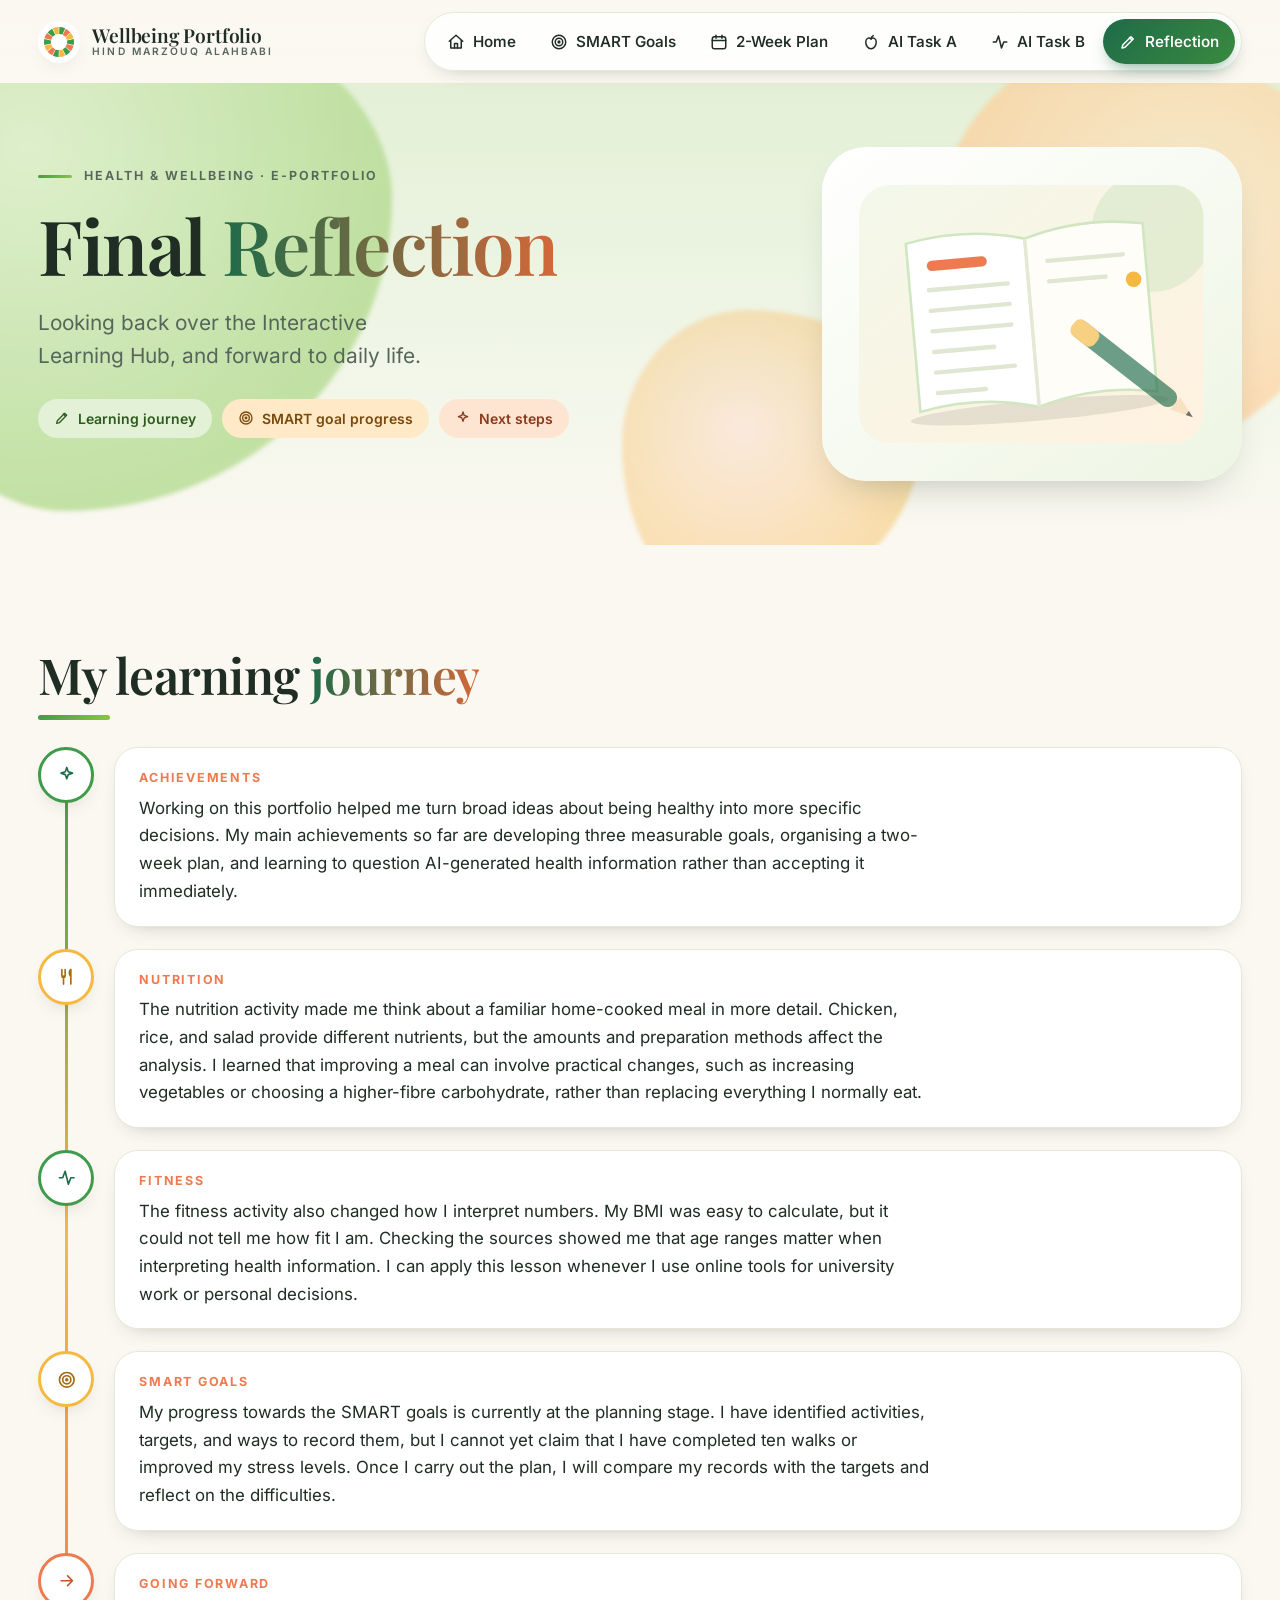
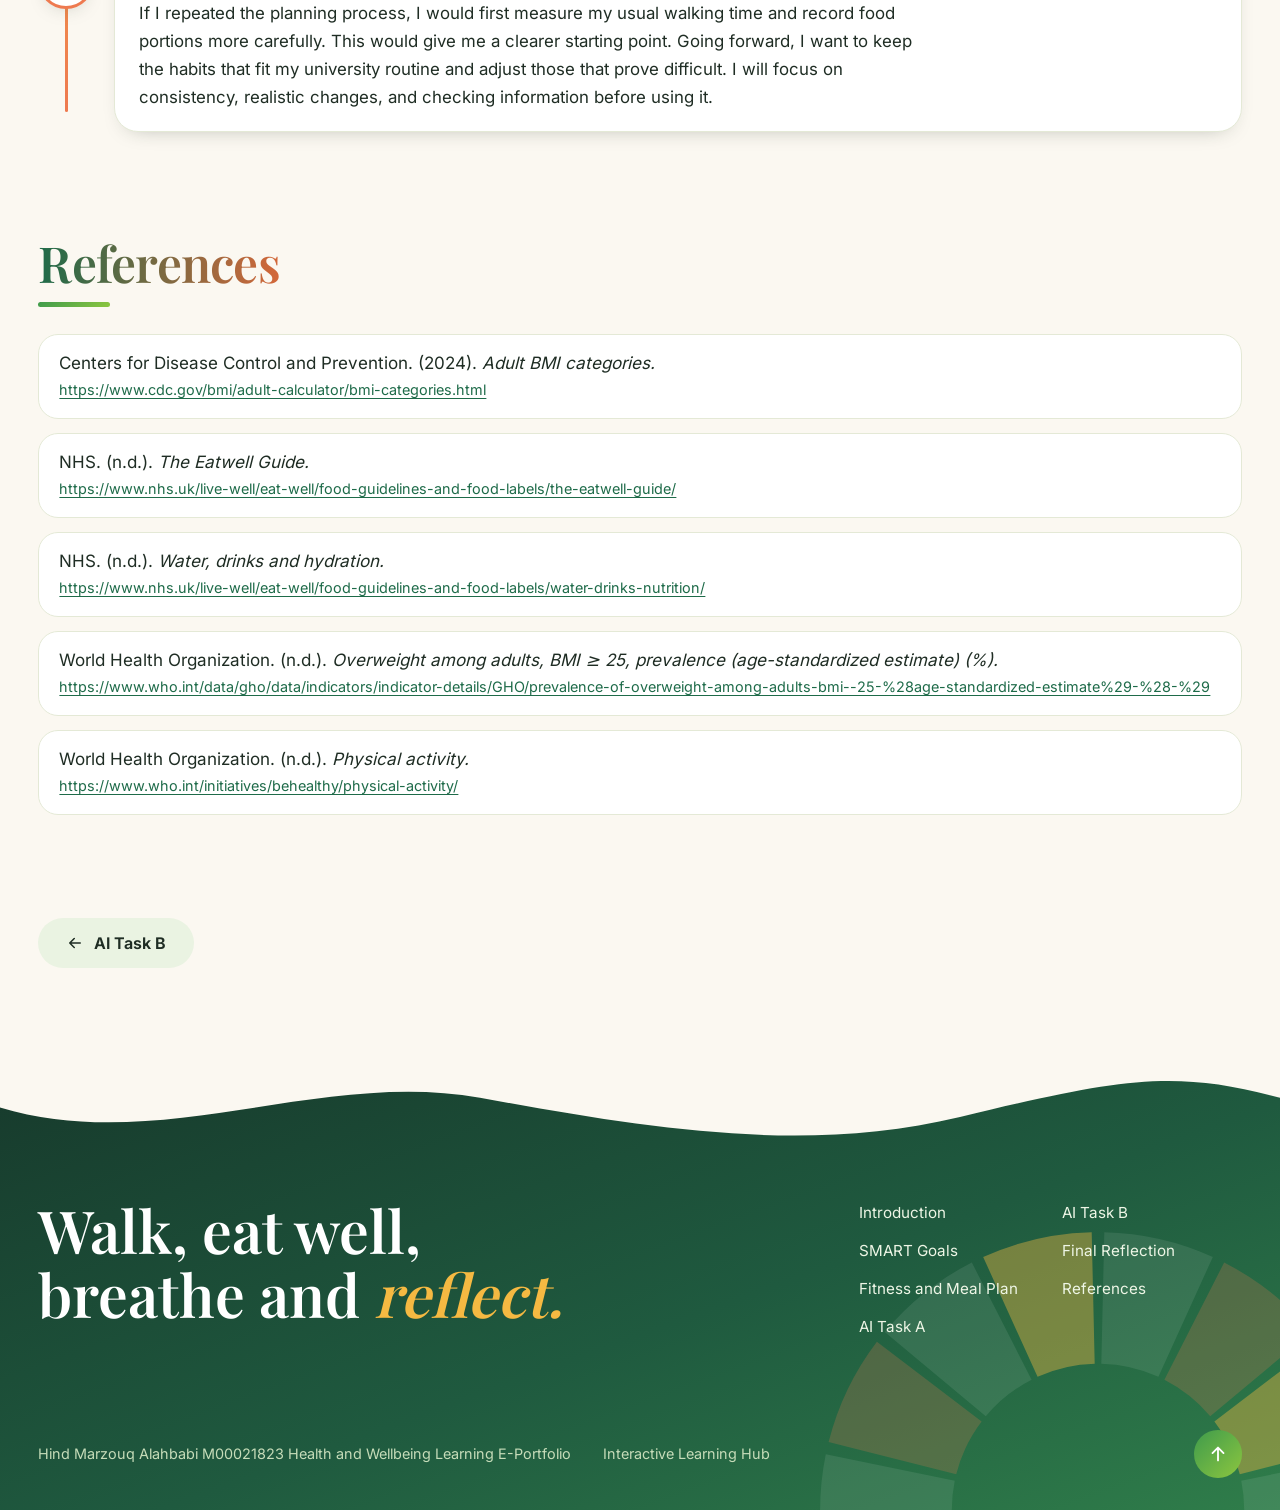
<file: reflection.html>
<!doctype html>
<html lang="en">
<head>
<meta charset="utf-8">
<meta name="viewport" content="width=device-width, initial-scale=1">
<title>Final Reflection | Hind Marzouq Alahbabi M00021823 Health and Wellbeing Learning E-Portfolio</title>
<meta name="description" content="A final reflection on the Health and Wellbeing learning journey, progress on SMART goals and next steps, with references.">
<meta name="author" content="Hind Marzouq Alahbabi">
<meta name="theme-color" content="#eef5e6">
<link rel="icon" href="data:image/svg+xml,%3Csvg xmlns='http://www.w3.org/2000/svg' viewBox='0 0 32 32'%3E%3Ccircle cx='16' cy='16' r='11' fill='none' stroke='%233f9b4c' stroke-width='8'/%3E%3Ccircle cx='16' cy='16' r='3' fill='%23ee7a50'/%3E%3C/svg%3E">
<script>document.documentElement.className += " js";</script>
<link rel="stylesheet" href="style.css">
</head>
<body>
<a class="skip" href="#main">Skip to content</a>
<div class="scroll-bar" aria-hidden="true"><i></i></div>
<header class="bar">
  <div class="wrap bar-in">
    <a class="wordmark" href="index.html"><span class="wm-logo" aria-hidden="true"><svg class="ring" viewBox="0 0 400 400" aria-hidden="true" focusable="false"><path class="seg walk" style="animation:none" d="M204.54 0.05A200 200 0 0 1 282.67 17.88L244.64 101.66A108 108 0 0 0 202.45 92.03Z"/><path class="seg strength" style="animation:none" d="M290.84 21.82A200 200 0 0 1 353.50 71.79L282.89 130.76A108 108 0 0 0 249.05 103.78Z"/><path class="seg rest" style="animation:none" d="M359.16 78.88A200 200 0 0 1 393.93 151.08L304.72 173.59A108 108 0 0 0 285.94 134.60Z"/><path class="seg walk" style="animation:none" d="M395.95 159.93A200 200 0 0 1 395.95 240.07L305.81 221.64A108 108 0 0 0 305.81 178.36Z"/><path class="seg strength" style="animation:none" d="M393.93 248.92A200 200 0 0 1 359.16 321.12L285.94 265.40A108 108 0 0 0 304.72 226.41Z"/><path class="seg walk" style="animation:none" d="M353.50 328.21A200 200 0 0 1 290.84 378.18L249.05 296.22A108 108 0 0 0 282.89 269.24Z"/><path class="seg rest" style="animation:none" d="M282.67 382.12A200 200 0 0 1 204.54 399.95L202.45 307.97A108 108 0 0 0 244.64 298.34Z"/><path class="seg walk" style="animation:none" d="M195.46 399.95A200 200 0 0 1 117.33 382.12L155.36 298.34A108 108 0 0 0 197.55 307.97Z"/><path class="seg strength" style="animation:none" d="M109.16 378.18A200 200 0 0 1 46.50 328.21L117.11 269.24A108 108 0 0 0 150.95 296.22Z"/><path class="seg rest" style="animation:none" d="M40.84 321.12A200 200 0 0 1 6.07 248.92L95.28 226.41A108 108 0 0 0 114.06 265.40Z"/><path class="seg walk" style="animation:none" d="M4.05 240.07A200 200 0 0 1 4.05 159.93L94.19 178.36A108 108 0 0 0 94.19 221.64Z"/><path class="seg strength" style="animation:none" d="M6.07 151.08A200 200 0 0 1 40.84 78.88L114.06 134.60A108 108 0 0 0 95.28 173.59Z"/><path class="seg walk" style="animation:none" d="M46.50 71.79A200 200 0 0 1 109.16 21.82L150.95 103.78A108 108 0 0 0 117.11 130.76Z"/><path class="seg rest" style="animation:none" d="M117.33 17.88A200 200 0 0 1 195.46 0.05L197.55 92.03A108 108 0 0 0 155.36 101.66Z"/></svg></span><span class="wm-text"><b>Wellbeing Portfolio</b><small>Hind Marzouq Alahbabi</small></span></a>
    <button class="menu-btn" type="button" aria-expanded="false" aria-controls="nav"><svg class="ic" viewBox="0 0 24 24" fill="none" stroke="currentColor" stroke-width="2" stroke-linecap="round" stroke-linejoin="round" aria-hidden="true" focusable="false"><path d="M4 6l2 2 3-3M4 14l2 2 3-3M12 7h8M12 15h8"/></svg><span>Menu</span></button>
    <nav class="nav" id="nav" aria-label="Main">
      <i class="nav-ind" aria-hidden="true"></i>
      <a href="index.html"><svg class="ic" viewBox="0 0 24 24" fill="none" stroke="currentColor" stroke-width="2" stroke-linecap="round" stroke-linejoin="round" aria-hidden="true" focusable="false"><path d="M3 11l9-8 9 8"/><path d="M5 10v10h14V10"/><path d="M10 20v-6h4v6"/></svg><span>Home</span></a>
      <a href="goals.html"><svg class="ic" viewBox="0 0 24 24" fill="none" stroke="currentColor" stroke-width="2" stroke-linecap="round" stroke-linejoin="round" aria-hidden="true" focusable="false"><circle cx="12" cy="12" r="9"/><circle cx="12" cy="12" r="5"/><circle cx="12" cy="12" r="1.2"/></svg><span>SMART Goals</span></a>
      <a href="plan.html"><svg class="ic" viewBox="0 0 24 24" fill="none" stroke="currentColor" stroke-width="2" stroke-linecap="round" stroke-linejoin="round" aria-hidden="true" focusable="false"><rect x="3" y="5" width="18" height="16" rx="3"/><path d="M3 10h18M8 3v4M16 3v4"/></svg><span>2-Week Plan</span></a>
      <a href="task-a.html"><svg class="ic" viewBox="0 0 24 24" fill="none" stroke="currentColor" stroke-width="2" stroke-linecap="round" stroke-linejoin="round" aria-hidden="true" focusable="false"><path d="M12 8c-2.5-2.5-7-1-7 4 0 5 3 9 7 9s7-4 7-9c0-5-4.5-6.5-7-4z"/><path d="M12 8c0-2 1-3.5 3-4.5"/></svg><span>AI Task A</span></a>
      <a href="task-b.html"><svg class="ic" viewBox="0 0 24 24" fill="none" stroke="currentColor" stroke-width="2" stroke-linecap="round" stroke-linejoin="round" aria-hidden="true" focusable="false"><path d="M3 12h4l3-8 4 16 3-8h4"/></svg><span>AI Task B</span></a>
      <a href="reflection.html" aria-current="page"><svg class="ic" viewBox="0 0 24 24" fill="none" stroke="currentColor" stroke-width="2" stroke-linecap="round" stroke-linejoin="round" aria-hidden="true" focusable="false"><path d="M4 20l4-1 11-11-3-3L5 16z"/><path d="M14 6l3 3"/></svg><span>Reflection</span></a>
    </nav>
  </div>
</header>
<main id="main">
<section class="page-head" aria-labelledby="page-title">
  <div class="blobs" aria-hidden="true"><i class="blob b1"></i><i class="blob b2"></i><i class="blob b3"></i></div>
  <div class="wrap">
    <div class="ph-text">
      <p class="kicker">Health &amp; Wellbeing · E-portfolio</p>
      <h1 id="page-title"><span class="w" style="--w:0">Final</span> <span class="w accent" style="--w:1">Reflection</span></h1>
      <p class="lead">Looking back over the Interactive Learning Hub, and forward to daily life.</p>
      <ul class="chips"><li class="g"><svg class="ic" viewBox="0 0 24 24" fill="none" stroke="currentColor" stroke-width="2" stroke-linecap="round" stroke-linejoin="round" aria-hidden="true" focusable="false"><path d="M4 20l4-1 11-11-3-3L5 16z"/><path d="M14 6l3 3"/></svg>Learning journey</li><li class="b"><svg class="ic" viewBox="0 0 24 24" fill="none" stroke="currentColor" stroke-width="2" stroke-linecap="round" stroke-linejoin="round" aria-hidden="true" focusable="false"><circle cx="12" cy="12" r="9"/><circle cx="12" cy="12" r="5"/><circle cx="12" cy="12" r="1.2"/></svg>SMART goal progress</li><li class="p"><svg class="ic" viewBox="0 0 24 24" fill="none" stroke="currentColor" stroke-width="2" stroke-linecap="round" stroke-linejoin="round" aria-hidden="true" focusable="false"><path d="M12 3l1.8 5.2L19 10l-5.2 1.8L12 17l-1.8-5.2L5 10l5.2-1.8z"/></svg>Next steps</li></ul>
    </div>
    <div class="shape" aria-hidden="true"><div class="shape-in"><svg viewBox="0 0 400 300" aria-hidden="true" focusable="false"><defs><linearGradient id="jg" x1="0" y1="0" x2="1" y2="1"><stop offset="0" stop-color="#f3f8ea"/><stop offset="1" stop-color="#fff1df"/></linearGradient><clipPath id="jc"><rect width="400" height="300" rx="36"/></clipPath></defs><g clip-path="url(#jc)"><rect width="400" height="300" fill="url(#jg)"/><circle cx="340" cy="54" r="70" fill="#cfe6c1" opacity=".5" class="pulse p1"/><g transform="rotate(-5 200 150)"><ellipse cx="200" cy="262" rx="150" ry="12" fill="#1f2d24" opacity=".1"/><path d="M62 56q70-14 138 6v196q-68-20-138-6z" fill="#fff" stroke="#cfe6c1" stroke-width="3"/><path d="M338 56q-70-14-138 6v196q68-20 138-6z" fill="#fffdf8" stroke="#cfe6c1" stroke-width="3"/><path d="M200 62v196" stroke="#e4e9d6" stroke-width="4"/><rect x="84" y="78" width="70" height="12" rx="6" fill="#ee7a50"/><g fill="none" stroke="#dfe6d2" stroke-width="5" stroke-linecap="round"><path d="M84 112h92M84 136h92M84 160h92M84 184h70M84 208h92M84 232h56"/></g><g fill="none" stroke="#3f9b4c" stroke-width="5" stroke-linecap="round" stroke-linejoin="round"><path class="ink i1" d="M88 112l6 6 10-12"/><path class="ink i2" d="M88 136l6 6 10-12"/><path class="ink i3" d="M88 160l6 6 10-12"/></g><path class="ink i4" d="M226 214c20-6 30-40 52-46s28 20 44-48" fill="none" stroke="#3f9b4c" stroke-width="6" stroke-linecap="round"/><g fill="none" stroke="#dfe6d2" stroke-width="5" stroke-linecap="round"><path d="M224 90h88M224 114h66"/></g><circle cx="322" cy="120" r="9" fill="#f5b942" class="pulse p2"/></g><g class="bob b2"><g transform="rotate(38 300 200)"><rect x="236" y="190" width="150" height="22" rx="11" fill="#1e6b49"/><rect x="236" y="190" width="34" height="22" rx="8" fill="#f5b942"/><path d="M386 192l26 9-26 9z" fill="#f3d9b4"/><path d="M404 198l8 3-8 3z" fill="#1f2d24"/></g></g></g></svg></div></div>
  </div>
</section>
<section class="section " id="journey" aria-labelledby="journey-h">
  <div class="wrap">
    <h2 id="journey-h" data-reveal>My learning <span class="accent">journey</span></h2>
    <ol class="journey"><li data-reveal><span class="j-dot"><svg class="ic" viewBox="0 0 24 24" fill="none" stroke="currentColor" stroke-width="2" stroke-linecap="round" stroke-linejoin="round" aria-hidden="true" focusable="false"><path d="M12 3l1.8 5.2L19 10l-5.2 1.8L12 17l-1.8-5.2L5 10l5.2-1.8z"/></svg></span><div><span class="j-label">Achievements</span><p>Working on this portfolio helped me turn broad ideas about being healthy into more specific decisions. My main achievements so far are developing three measurable goals, organising a two-week plan, and learning to question AI-generated health information rather than accepting it immediately.</p></div></li><li data-reveal><span class="j-dot"><svg class="ic" viewBox="0 0 24 24" fill="none" stroke="currentColor" stroke-width="2" stroke-linecap="round" stroke-linejoin="round" aria-hidden="true" focusable="false"><path d="M6 3v8a2 2 0 004 0V3M8 11v10M17 3c-2.5 2-2.5 7 0 9v9M17 3v9"/></svg></span><div><span class="j-label">Nutrition</span><p>The nutrition activity made me think about a familiar home-cooked meal in more detail. Chicken, rice, and salad provide different nutrients, but the amounts and preparation methods affect the analysis. I learned that improving a meal can involve practical changes, such as increasing vegetables or choosing a higher-fibre carbohydrate, rather than replacing everything I normally eat.</p></div></li><li data-reveal><span class="j-dot"><svg class="ic" viewBox="0 0 24 24" fill="none" stroke="currentColor" stroke-width="2" stroke-linecap="round" stroke-linejoin="round" aria-hidden="true" focusable="false"><path d="M3 12h4l3-8 4 16 3-8h4"/></svg></span><div><span class="j-label">Fitness</span><p>The fitness activity also changed how I interpret numbers. My BMI was easy to calculate, but it could not tell me how fit I am. Checking the sources showed me that age ranges matter when interpreting health information. I can apply this lesson whenever I use online tools for university work or personal decisions.</p></div></li><li data-reveal><span class="j-dot"><svg class="ic" viewBox="0 0 24 24" fill="none" stroke="currentColor" stroke-width="2" stroke-linecap="round" stroke-linejoin="round" aria-hidden="true" focusable="false"><circle cx="12" cy="12" r="9"/><circle cx="12" cy="12" r="5"/><circle cx="12" cy="12" r="1.2"/></svg></span><div><span class="j-label">SMART goals</span><p>My progress towards the SMART goals is currently at the planning stage. I have identified activities, targets, and ways to record them, but I cannot yet claim that I have completed ten walks or improved my stress levels. Once I carry out the plan, I will compare my records with the targets and reflect on the difficulties.</p></div></li><li data-reveal><span class="j-dot"><svg class="ic" viewBox="0 0 24 24" fill="none" stroke="currentColor" stroke-width="2" stroke-linecap="round" stroke-linejoin="round" aria-hidden="true" focusable="false"><path d="M5 12h14M13 6l6 6-6 6"/></svg></span><div><span class="j-label">Going forward</span><p>If I repeated the planning process, I would first measure my usual walking time and record food portions more carefully. This would give me a clearer starting point. Going forward, I want to keep the habits that fit my university routine and adjust those that prove difficult. I will focus on consistency, realistic changes, and checking information before using it.</p></div></li></ol>
  </div>
</section>
<section class="section " id="references" aria-labelledby="references-h">
  <div class="wrap">
    <h2 id="references-h" data-reveal><span class="accent">References</span></h2>
    <ul class="refs"><li data-reveal>Centers for Disease Control and Prevention. (2024). <em>Adult BMI categories.</em><br><a href="https://www.cdc.gov/bmi/adult-calculator/bmi-categories.html" target="_blank" rel="noopener">https://www.cdc.gov/bmi/adult-calculator/bmi-categories.html</a></li><li data-reveal>NHS. (n.d.). <em>The Eatwell Guide.</em><br><a href="https://www.nhs.uk/live-well/eat-well/food-guidelines-and-food-labels/the-eatwell-guide/" target="_blank" rel="noopener">https://www.nhs.uk/live-well/eat-well/food-guidelines-and-food-labels/the-eatwell-guide/</a></li><li data-reveal>NHS. (n.d.). <em>Water, drinks and hydration.</em><br><a href="https://www.nhs.uk/live-well/eat-well/food-guidelines-and-food-labels/water-drinks-nutrition/" target="_blank" rel="noopener">https://www.nhs.uk/live-well/eat-well/food-guidelines-and-food-labels/water-drinks-nutrition/</a></li><li data-reveal>World Health Organization. (n.d.). <em>Overweight among adults, BMI ≥ 25, prevalence (age-standardized estimate) (%).</em><br><a href="https://www.who.int/data/gho/data/indicators/indicator-details/GHO/prevalence-of-overweight-among-adults-bmi--25-%28age-standardized-estimate%29-%28-%29" target="_blank" rel="noopener">https://www.who.int/data/gho/data/indicators/indicator-details/GHO/prevalence-of-overweight-among-adults-bmi--25-%28age-standardized-estimate%29-%28-%29</a></li><li data-reveal>World Health Organization. (n.d.). <em>Physical activity.</em><br><a href="https://www.who.int/initiatives/behealthy/physical-activity/" target="_blank" rel="noopener">https://www.who.int/initiatives/behealthy/physical-activity/</a></li></ul>
  </div>
</section>
<nav class="pager wrap" aria-label="Previous and next page">
  <a class="btn btn-soft" href="task-b.html"><svg class="ic" viewBox="0 0 24 24" fill="none" stroke="currentColor" stroke-width="2" stroke-linecap="round" stroke-linejoin="round" aria-hidden="true" focusable="false"><path d="M19 12H5M11 6l-6 6 6 6"/></svg><span>AI Task B</span></a>
  <span></span>
</nav>
</main>
<footer class="band-field">
  <svg class="wave" viewBox="0 0 1440 80" preserveAspectRatio="none" aria-hidden="true" focusable="false"><path d="M0 40C180 90 360 0 540 30S900 90 1080 50 1320 0 1440 30V0H0Z"/></svg>
  <div class="foot-ring ring" aria-hidden="true"><svg class="ring-svg" viewBox="-12 -12 424 424" role="presentation" focusable="false"><path class="seg walk" style="--i:0" d="M204.31 10.05A190 190 0 0 1 278.53 26.99L241.33 108.94A100 100 0 0 0 202.27 100.03Z"/><path class="seg strength" style="--i:1" d="M286.30 30.73A190 190 0 0 1 345.82 78.20L276.75 135.89A100 100 0 0 0 245.42 110.91Z"/><path class="seg rest" style="--i:2" d="M351.20 84.94A190 190 0 0 1 384.23 153.53L296.96 175.54A100 100 0 0 0 279.58 139.44Z"/><path class="seg walk" style="--i:3" d="M386.15 161.93A190 190 0 0 1 386.15 238.07L297.97 220.03A100 100 0 0 0 297.97 179.97Z"/><path class="seg strength" style="--i:4" d="M384.23 246.47A190 190 0 0 1 351.20 315.06L279.58 260.56A100 100 0 0 0 296.96 224.46Z"/><path class="seg walk" style="--i:5" d="M345.82 321.80A190 190 0 0 1 286.30 369.27L245.42 289.09A100 100 0 0 0 276.75 264.11Z"/><path class="seg rest" style="--i:6" d="M278.53 373.01A190 190 0 0 1 204.31 389.95L202.27 299.97A100 100 0 0 0 241.33 291.06Z"/><path class="seg walk" style="--i:7" d="M195.69 389.95A190 190 0 0 1 121.47 373.01L158.67 291.06A100 100 0 0 0 197.73 299.97Z"/><path class="seg strength" style="--i:8" d="M113.70 369.27A190 190 0 0 1 54.18 321.80L123.25 264.11A100 100 0 0 0 154.58 289.09Z"/><path class="seg rest" style="--i:9" d="M48.80 315.06A190 190 0 0 1 15.77 246.47L103.04 224.46A100 100 0 0 0 120.42 260.56Z"/><path class="seg walk" style="--i:10" d="M13.85 238.07A190 190 0 0 1 13.85 161.93L102.03 179.97A100 100 0 0 0 102.03 220.03Z"/><path class="seg strength" style="--i:11" d="M15.77 153.53A190 190 0 0 1 48.80 84.94L120.42 139.44A100 100 0 0 0 103.04 175.54Z"/><path class="seg walk" style="--i:12" d="M54.18 78.20A190 190 0 0 1 113.70 30.73L154.58 110.91A100 100 0 0 0 123.25 135.89Z"/><path class="seg rest" style="--i:13" d="M121.47 26.99A190 190 0 0 1 195.69 10.05L197.73 100.03A100 100 0 0 0 158.67 108.94Z"/></svg></div>
  <div class="wrap">
    <div class="foot-grid">
      <p class="foot-mark">Walk, eat well, breathe and <em>reflect.</em></p>
      <ul class="foot-links">
        <li><a href="index.html">Introduction</a></li>
        <li><a href="goals.html">SMART Goals</a></li>
        <li><a href="plan.html">Fitness and Meal Plan</a></li>
        <li><a href="task-a.html">AI Task A</a></li>
        <li><a href="task-b.html">AI Task B</a></li>
        <li><a href="reflection.html">Final Reflection</a></li>
        <li><a href="reflection.html#references">References</a></li>
      </ul>
    </div>
    <div class="foot-base">
      <p>Hind Marzouq Alahbabi M00021823 Health and Wellbeing Learning E-Portfolio</p>
      <p>Interactive Learning Hub</p>
      <a class="to-top" href="#main" aria-label="Back to top"><svg class="ic up" viewBox="0 0 24 24" fill="none" stroke="currentColor" stroke-width="2" stroke-linecap="round" stroke-linejoin="round" aria-hidden="true" focusable="false"><path d="M5 12h14M13 6l6 6-6 6"/></svg></a>
    </div>
  </div>
</footer>
<dialog class="lightbox" id="lightbox" aria-label="Enlarged screenshot"><button class="lb-close" type="button" aria-label="Close">&times;</button><img alt=""><p class="lb-cap"></p></dialog>
<script src="main.js" defer></script>
</body>
</html>
</file>
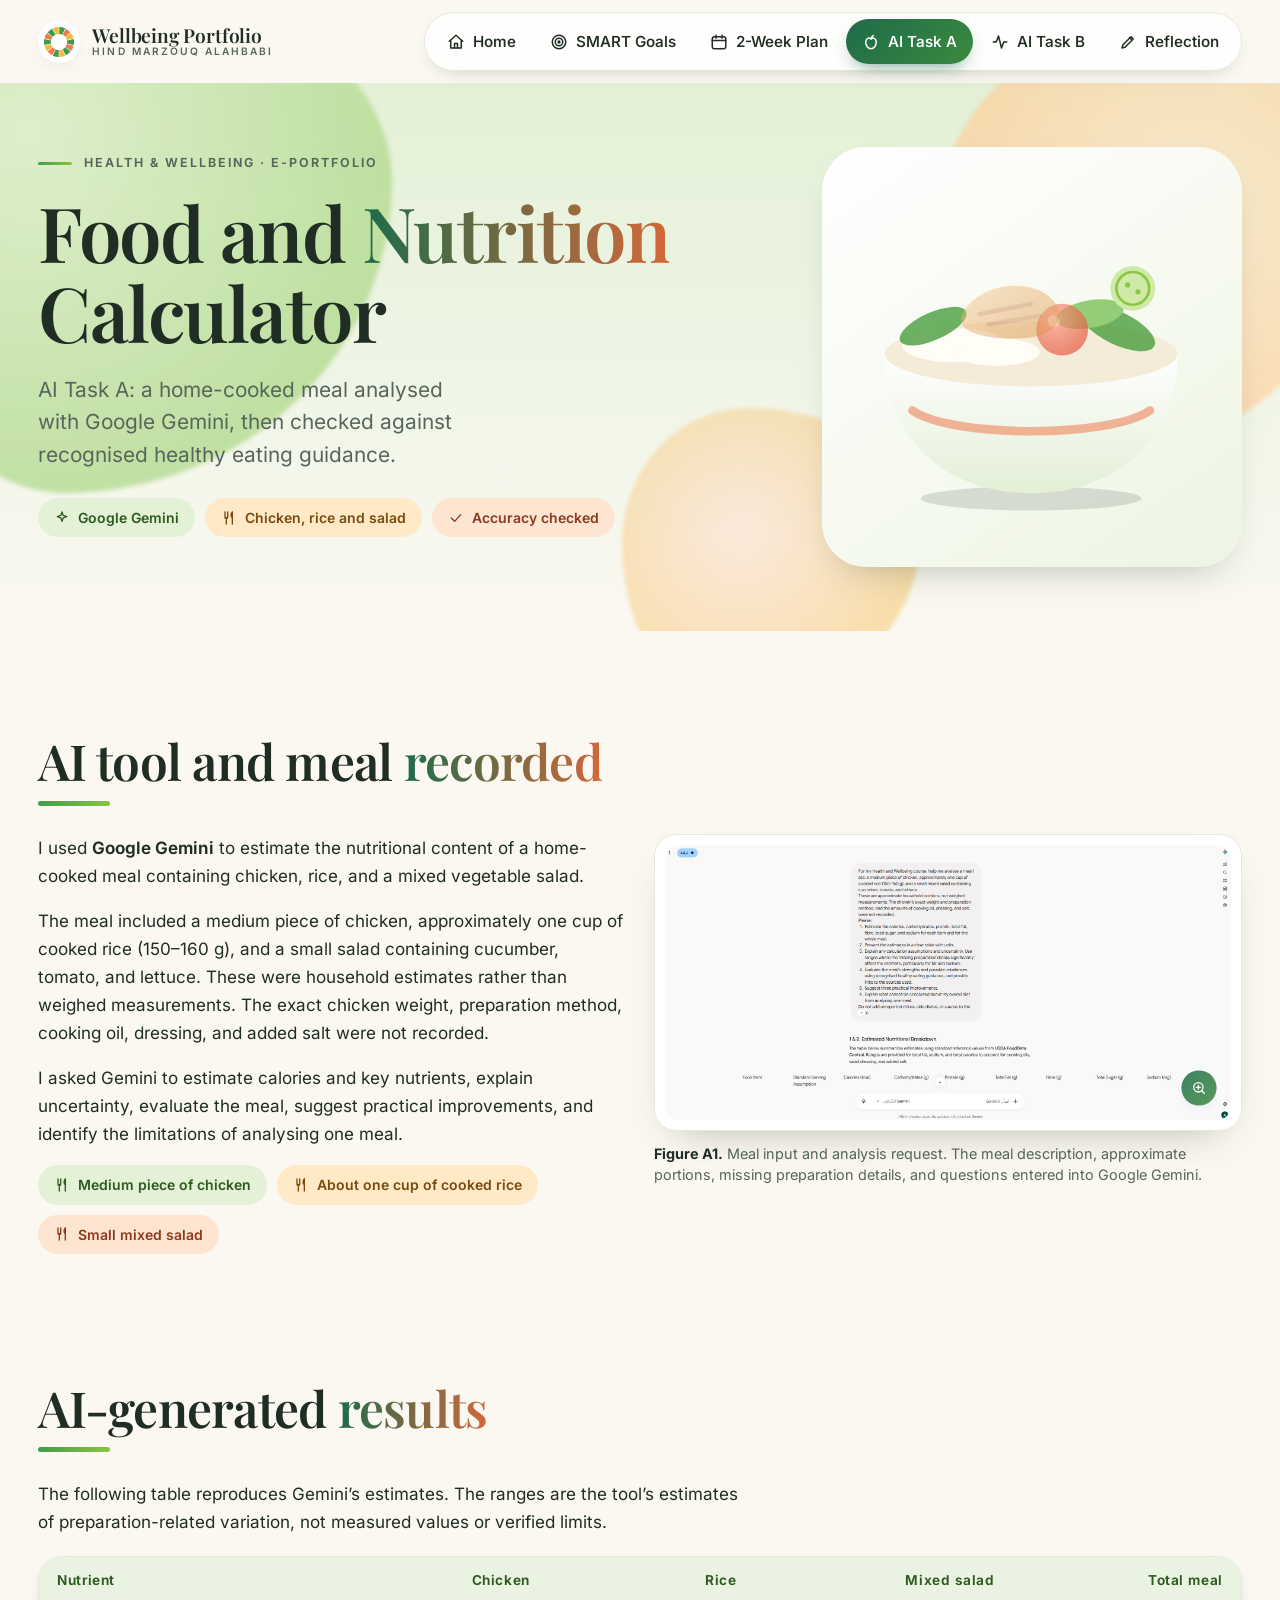
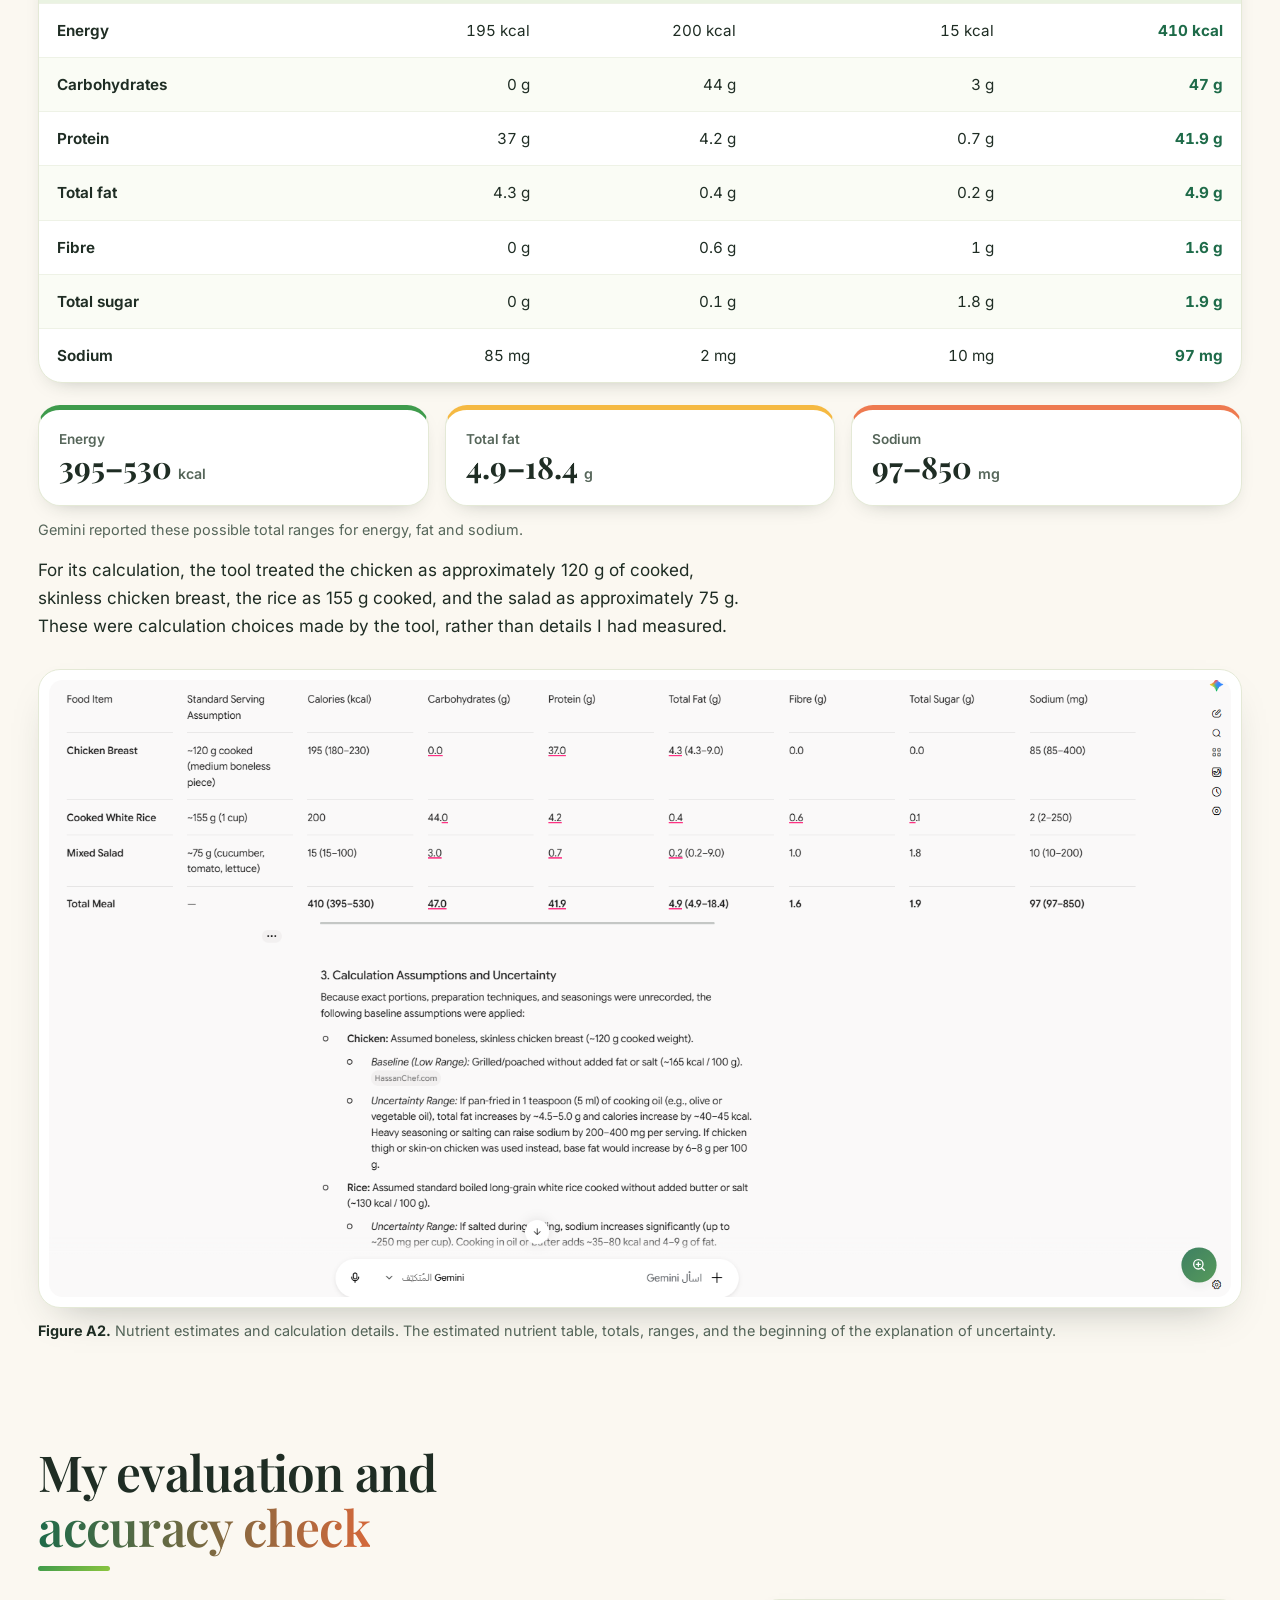
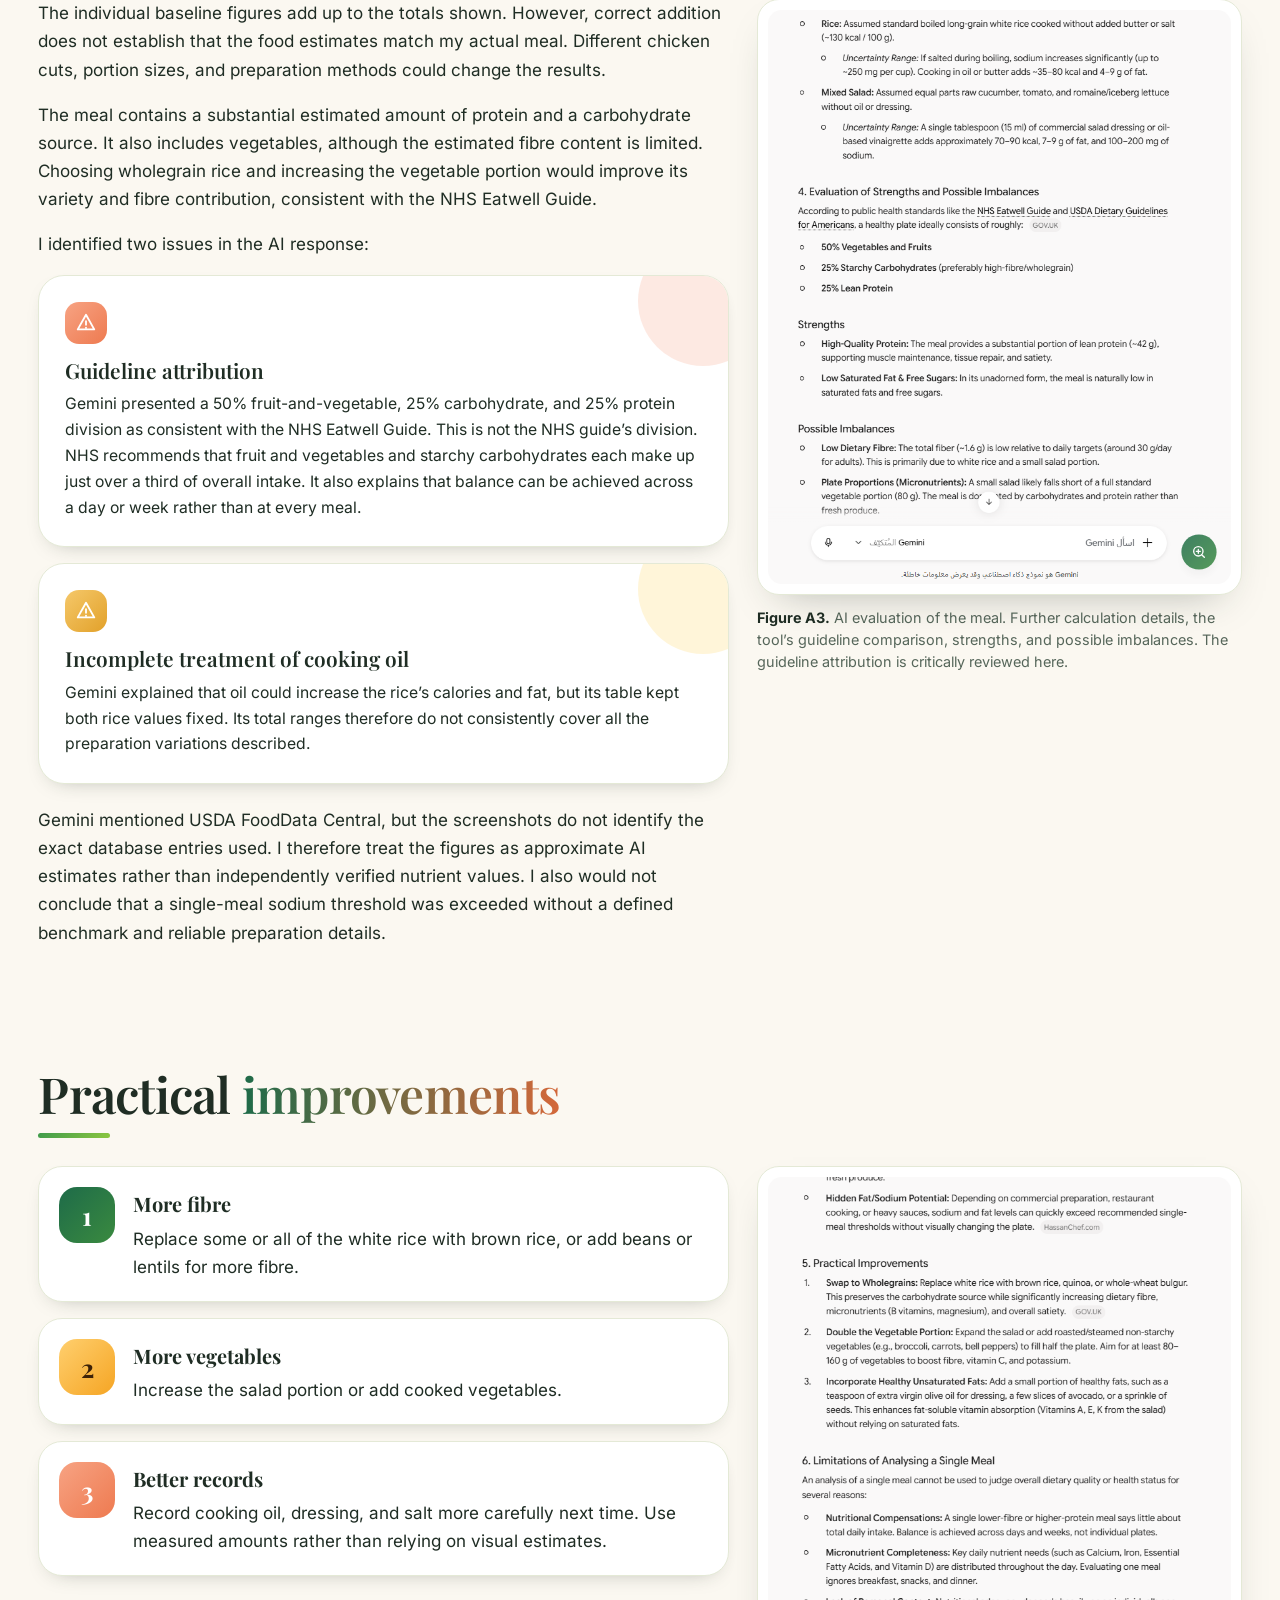
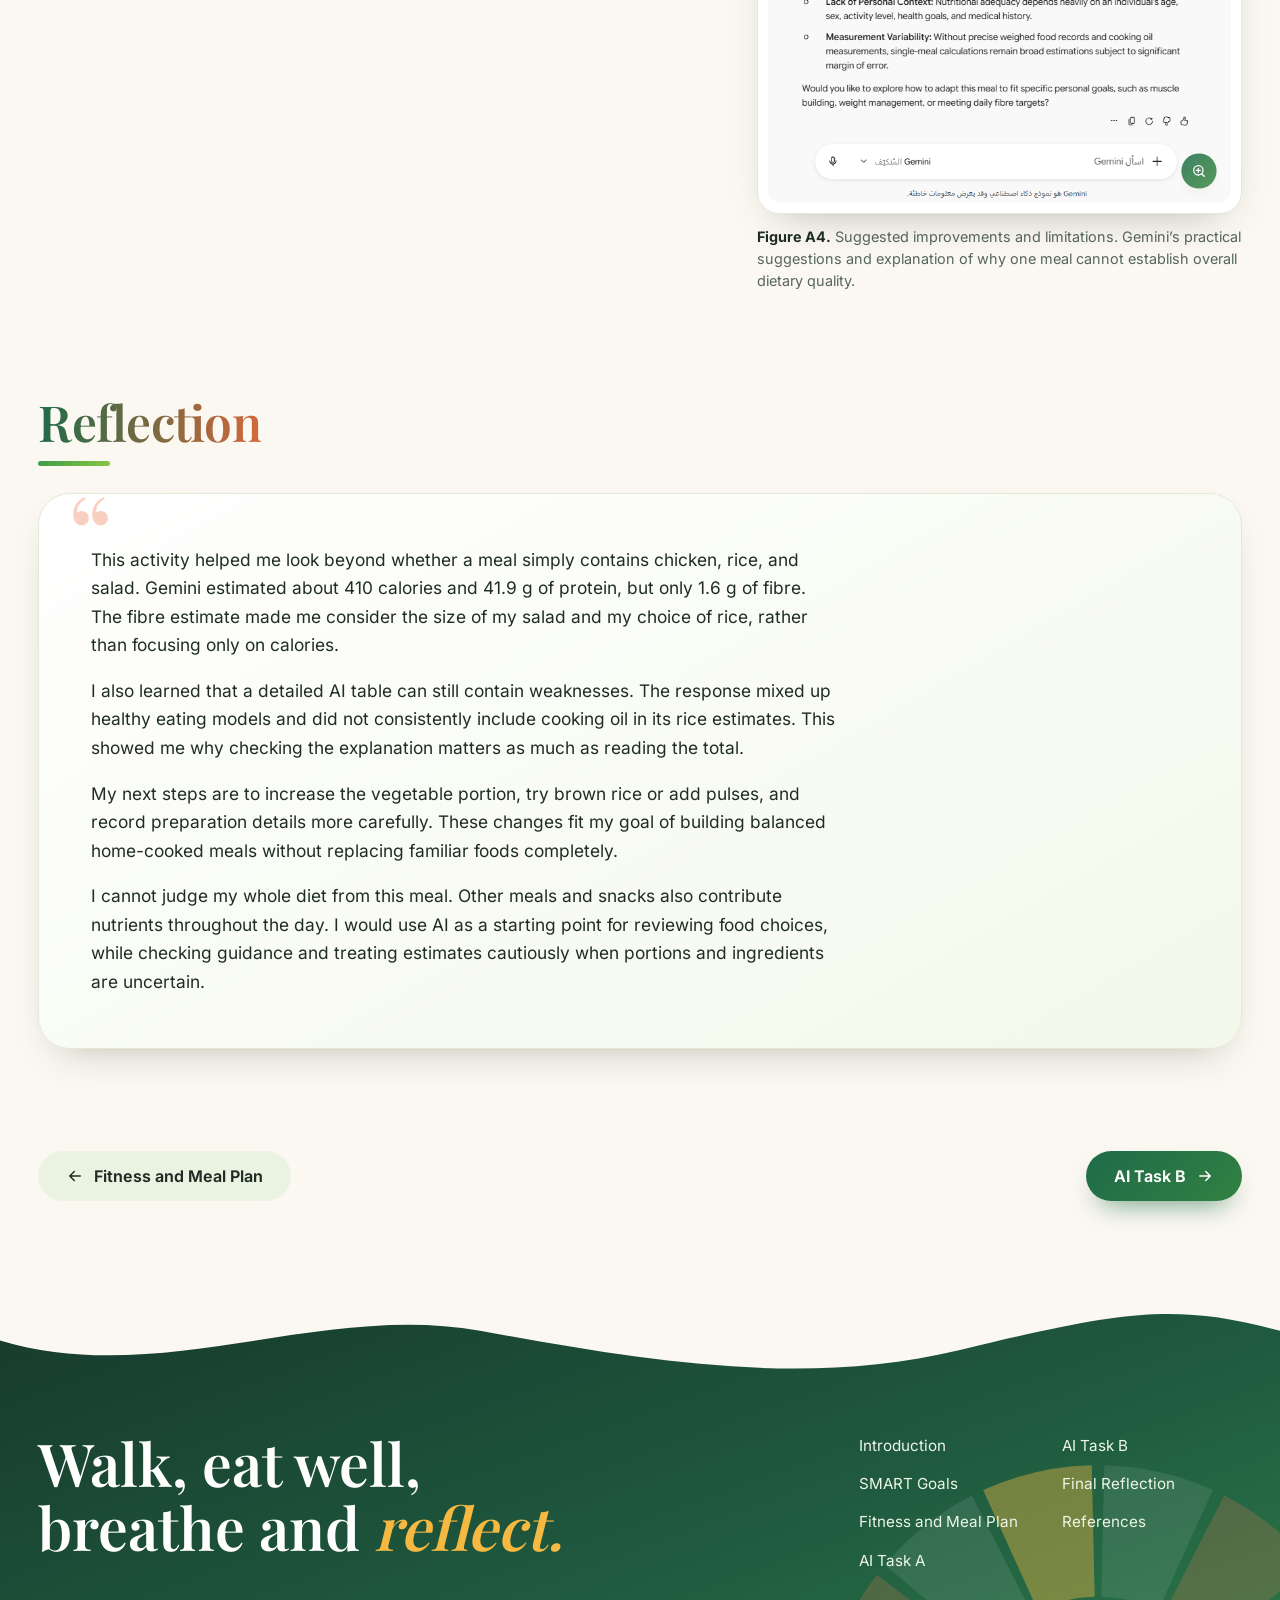
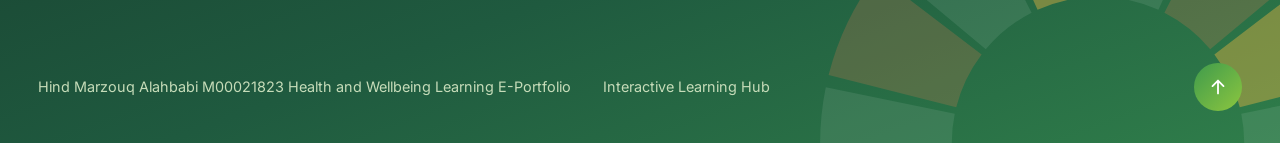
<file: task-a.html>
<!doctype html>
<html lang="en">
<head>
<meta charset="utf-8">
<meta name="viewport" content="width=device-width, initial-scale=1">
<title>AI Task A – Food and Nutrition Calculator | Hind Marzouq Alahbabi M00021823 Health and Wellbeing Learning E-Portfolio</title>
<meta name="description" content="AI Task A: a home-cooked meal of chicken, rice and salad analysed with Google Gemini and checked against healthy eating guidance.">
<meta name="author" content="Hind Marzouq Alahbabi">
<meta name="theme-color" content="#eef5e6">
<link rel="icon" href="data:image/svg+xml,%3Csvg xmlns='http://www.w3.org/2000/svg' viewBox='0 0 32 32'%3E%3Ccircle cx='16' cy='16' r='11' fill='none' stroke='%233f9b4c' stroke-width='8'/%3E%3Ccircle cx='16' cy='16' r='3' fill='%23ee7a50'/%3E%3C/svg%3E">
<script>document.documentElement.className += " js";</script>
<link rel="stylesheet" href="style.css">
</head>
<body>
<a class="skip" href="#main">Skip to content</a>
<div class="scroll-bar" aria-hidden="true"><i></i></div>
<header class="bar">
  <div class="wrap bar-in">
    <a class="wordmark" href="index.html"><span class="wm-logo" aria-hidden="true"><svg class="ring" viewBox="0 0 400 400" aria-hidden="true" focusable="false"><path class="seg walk" style="animation:none" d="M204.54 0.05A200 200 0 0 1 282.67 17.88L244.64 101.66A108 108 0 0 0 202.45 92.03Z"/><path class="seg strength" style="animation:none" d="M290.84 21.82A200 200 0 0 1 353.50 71.79L282.89 130.76A108 108 0 0 0 249.05 103.78Z"/><path class="seg rest" style="animation:none" d="M359.16 78.88A200 200 0 0 1 393.93 151.08L304.72 173.59A108 108 0 0 0 285.94 134.60Z"/><path class="seg walk" style="animation:none" d="M395.95 159.93A200 200 0 0 1 395.95 240.07L305.81 221.64A108 108 0 0 0 305.81 178.36Z"/><path class="seg strength" style="animation:none" d="M393.93 248.92A200 200 0 0 1 359.16 321.12L285.94 265.40A108 108 0 0 0 304.72 226.41Z"/><path class="seg walk" style="animation:none" d="M353.50 328.21A200 200 0 0 1 290.84 378.18L249.05 296.22A108 108 0 0 0 282.89 269.24Z"/><path class="seg rest" style="animation:none" d="M282.67 382.12A200 200 0 0 1 204.54 399.95L202.45 307.97A108 108 0 0 0 244.64 298.34Z"/><path class="seg walk" style="animation:none" d="M195.46 399.95A200 200 0 0 1 117.33 382.12L155.36 298.34A108 108 0 0 0 197.55 307.97Z"/><path class="seg strength" style="animation:none" d="M109.16 378.18A200 200 0 0 1 46.50 328.21L117.11 269.24A108 108 0 0 0 150.95 296.22Z"/><path class="seg rest" style="animation:none" d="M40.84 321.12A200 200 0 0 1 6.07 248.92L95.28 226.41A108 108 0 0 0 114.06 265.40Z"/><path class="seg walk" style="animation:none" d="M4.05 240.07A200 200 0 0 1 4.05 159.93L94.19 178.36A108 108 0 0 0 94.19 221.64Z"/><path class="seg strength" style="animation:none" d="M6.07 151.08A200 200 0 0 1 40.84 78.88L114.06 134.60A108 108 0 0 0 95.28 173.59Z"/><path class="seg walk" style="animation:none" d="M46.50 71.79A200 200 0 0 1 109.16 21.82L150.95 103.78A108 108 0 0 0 117.11 130.76Z"/><path class="seg rest" style="animation:none" d="M117.33 17.88A200 200 0 0 1 195.46 0.05L197.55 92.03A108 108 0 0 0 155.36 101.66Z"/></svg></span><span class="wm-text"><b>Wellbeing Portfolio</b><small>Hind Marzouq Alahbabi</small></span></a>
    <button class="menu-btn" type="button" aria-expanded="false" aria-controls="nav"><svg class="ic" viewBox="0 0 24 24" fill="none" stroke="currentColor" stroke-width="2" stroke-linecap="round" stroke-linejoin="round" aria-hidden="true" focusable="false"><path d="M4 6l2 2 3-3M4 14l2 2 3-3M12 7h8M12 15h8"/></svg><span>Menu</span></button>
    <nav class="nav" id="nav" aria-label="Main">
      <i class="nav-ind" aria-hidden="true"></i>
      <a href="index.html"><svg class="ic" viewBox="0 0 24 24" fill="none" stroke="currentColor" stroke-width="2" stroke-linecap="round" stroke-linejoin="round" aria-hidden="true" focusable="false"><path d="M3 11l9-8 9 8"/><path d="M5 10v10h14V10"/><path d="M10 20v-6h4v6"/></svg><span>Home</span></a>
      <a href="goals.html"><svg class="ic" viewBox="0 0 24 24" fill="none" stroke="currentColor" stroke-width="2" stroke-linecap="round" stroke-linejoin="round" aria-hidden="true" focusable="false"><circle cx="12" cy="12" r="9"/><circle cx="12" cy="12" r="5"/><circle cx="12" cy="12" r="1.2"/></svg><span>SMART Goals</span></a>
      <a href="plan.html"><svg class="ic" viewBox="0 0 24 24" fill="none" stroke="currentColor" stroke-width="2" stroke-linecap="round" stroke-linejoin="round" aria-hidden="true" focusable="false"><rect x="3" y="5" width="18" height="16" rx="3"/><path d="M3 10h18M8 3v4M16 3v4"/></svg><span>2-Week Plan</span></a>
      <a href="task-a.html" aria-current="page"><svg class="ic" viewBox="0 0 24 24" fill="none" stroke="currentColor" stroke-width="2" stroke-linecap="round" stroke-linejoin="round" aria-hidden="true" focusable="false"><path d="M12 8c-2.5-2.5-7-1-7 4 0 5 3 9 7 9s7-4 7-9c0-5-4.5-6.5-7-4z"/><path d="M12 8c0-2 1-3.5 3-4.5"/></svg><span>AI Task A</span></a>
      <a href="task-b.html"><svg class="ic" viewBox="0 0 24 24" fill="none" stroke="currentColor" stroke-width="2" stroke-linecap="round" stroke-linejoin="round" aria-hidden="true" focusable="false"><path d="M3 12h4l3-8 4 16 3-8h4"/></svg><span>AI Task B</span></a>
      <a href="reflection.html"><svg class="ic" viewBox="0 0 24 24" fill="none" stroke="currentColor" stroke-width="2" stroke-linecap="round" stroke-linejoin="round" aria-hidden="true" focusable="false"><path d="M4 20l4-1 11-11-3-3L5 16z"/><path d="M14 6l3 3"/></svg><span>Reflection</span></a>
    </nav>
  </div>
</header>
<main id="main">
<section class="page-head" aria-labelledby="page-title">
  <div class="blobs" aria-hidden="true"><i class="blob b1"></i><i class="blob b2"></i><i class="blob b3"></i></div>
  <div class="wrap">
    <div class="ph-text">
      <p class="kicker">Health &amp; Wellbeing · E-portfolio</p>
      <h1 id="page-title"><span class="w" style="--w:0">Food</span> <span class="w" style="--w:1">and</span> <span class="w accent" style="--w:2">Nutrition</span> <span class="w" style="--w:3">Calculator</span></h1>
      <p class="lead">AI Task A: a home-cooked meal analysed with Google Gemini, then checked against recognised healthy eating guidance.</p>
      <ul class="chips"><li class="g"><svg class="ic" viewBox="0 0 24 24" fill="none" stroke="currentColor" stroke-width="2" stroke-linecap="round" stroke-linejoin="round" aria-hidden="true" focusable="false"><path d="M12 3l1.8 5.2L19 10l-5.2 1.8L12 17l-1.8-5.2L5 10l5.2-1.8z"/></svg>Google Gemini</li><li class="b"><svg class="ic" viewBox="0 0 24 24" fill="none" stroke="currentColor" stroke-width="2" stroke-linecap="round" stroke-linejoin="round" aria-hidden="true" focusable="false"><path d="M6 3v8a2 2 0 004 0V3M8 11v10M17 3c-2.5 2-2.5 7 0 9v9M17 3v9"/></svg>Chicken, rice and salad</li><li class="p"><svg class="ic" viewBox="0 0 24 24" fill="none" stroke="currentColor" stroke-width="2" stroke-linecap="round" stroke-linejoin="round" aria-hidden="true" focusable="false"><path d="M5 12l5 5 9-10"/></svg>Accuracy checked</li></ul>
    </div>
    <div class="shape" aria-hidden="true"><div class="shape-in"><svg viewBox="0 0 400 400" aria-hidden="true" focusable="false"><defs><linearGradient id="bw" x1="0" y1="0" x2="0" y2="1"><stop offset="0" stop-color="#ffffff"/><stop offset="1" stop-color="#e3efd6"/></linearGradient><radialGradient id="tm" cx=".35" cy=".3" r=".8"><stop offset="0" stop-color="#ff9a85"/><stop offset="1" stop-color="#e2492f"/></radialGradient><linearGradient id="ck" x1="0" y1="0" x2="1" y2="1"><stop offset="0" stop-color="#f6c98a"/><stop offset="1" stop-color="#d9893f"/></linearGradient></defs><ellipse cx="200" cy="364" rx="128" ry="14" fill="#1f2d24" opacity=".14"/><path d="M30 196H370C370 296 298 358 200 358C102 358 30 296 30 196Z" fill="url(#bw)"/><path d="M62 262c46 32 230 32 276 0" fill="none" stroke="#ee7a50" stroke-width="10" stroke-linecap="round" opacity=".55"/><ellipse cx="200" cy="196" rx="170" ry="38" fill="#f4ecd9"/><g fill="#fffdf6"><ellipse cx="110" cy="186" rx="60" ry="20"/><ellipse cx="160" cy="194" rx="50" ry="16"/></g><g class="bob b1"><ellipse cx="300" cy="166" rx="48" ry="19" transform="rotate(26 300 166)" fill="#4a9e3f"/><ellipse cx="268" cy="150" rx="40" ry="16" transform="rotate(-10 268 150)" fill="#7cc35a"/><ellipse cx="86" cy="164" rx="42" ry="16" transform="rotate(-24 86 164)" fill="#4a9e3f"/></g><g class="bob b2"><circle cx="236" cy="168" r="30" fill="url(#tm)"/><circle cx="226" cy="158" r="7" fill="#fff" opacity=".55"/></g><g class="bob b3"><path d="M120 150c20-40 90-44 110-10 10 18-6 36-40 38-40 2-80-6-70-28z" fill="url(#ck)"/><path d="M140 150l60-12M150 162l60-10" stroke="#b86a2c" stroke-width="5" stroke-linecap="round" opacity=".6"/></g><g class="bob b4"><circle cx="318" cy="120" r="26" fill="#cfe9a8"/><circle cx="318" cy="120" r="19" fill="none" stroke="#8cc63f" stroke-width="3"/><circle cx="312" cy="116" r="3" fill="#8cc63f"/><circle cx="324" cy="124" r="3" fill="#8cc63f"/></g></svg></div></div>
  </div>
</section>
<section class="section " id="tool" aria-labelledby="tool-h">
  <div class="wrap">
    <h2 id="tool-h" data-reveal>AI tool and meal <span class="accent">recorded</span></h2>
    <div class="cols">
      <div class="c-6 prose"><p data-reveal>I used <strong>Google Gemini</strong> to estimate the nutritional content of a home-cooked meal containing chicken, rice, and a mixed vegetable salad.</p>
    <p data-reveal>The meal included a medium piece of chicken, approximately one cup of cooked rice (150–160 g), and a small salad containing cucumber, tomato, and lettuce. These were household estimates rather than weighed measurements. The exact chicken weight, preparation method, cooking oil, dressing, and added salt were not recorded.</p>
    <p data-reveal>I asked Gemini to estimate calories and key nutrients, explain uncertainty, evaluate the meal, suggest practical improvements, and identify the limitations of analysing one meal.</p>
        <ul class="chips" data-reveal><li class="g"><svg class="ic" viewBox="0 0 24 24" fill="none" stroke="currentColor" stroke-width="2" stroke-linecap="round" stroke-linejoin="round" aria-hidden="true" focusable="false"><path d="M6 3v8a2 2 0 004 0V3M8 11v10M17 3c-2.5 2-2.5 7 0 9v9M17 3v9"/></svg>Medium piece of chicken</li><li class="b"><svg class="ic" viewBox="0 0 24 24" fill="none" stroke="currentColor" stroke-width="2" stroke-linecap="round" stroke-linejoin="round" aria-hidden="true" focusable="false"><path d="M6 3v8a2 2 0 004 0V3M8 11v10M17 3c-2.5 2-2.5 7 0 9v9M17 3v9"/></svg>About one cup of cooked rice</li><li class="p"><svg class="ic" viewBox="0 0 24 24" fill="none" stroke="currentColor" stroke-width="2" stroke-linecap="round" stroke-linejoin="round" aria-hidden="true" focusable="false"><path d="M6 3v8a2 2 0 004 0V3M8 11v10M17 3c-2.5 2-2.5 7 0 9v9M17 3v9"/></svg>Small mixed salad</li></ul>
      </div>
      <div class="c-6"><figure class="shot-fig " data-reveal="zoom">
      <button class="zoom" type="button" data-full="task-a-1-input.png" aria-label="Enlarge Figure A1"><img src="task-a-1-input.png" width="1908" height="927" loading="lazy" alt="Figure A1: Meal input and analysis request. The meal description, approximate portions, missing preparation details, and questions entered into Google Gemini."><span class="zoom-ic"><svg class="ic" viewBox="0 0 24 24" fill="none" stroke="currentColor" stroke-width="2" stroke-linecap="round" stroke-linejoin="round" aria-hidden="true" focusable="false"><circle cx="11" cy="11" r="7"/><path d="M20 20l-4-4M8 11h6M11 8v6"/></svg></span></button>
      <figcaption><b>Figure A1.</b> Meal input and analysis request. The meal description, approximate portions, missing preparation details, and questions entered into Google Gemini.</figcaption>
    </figure></div>
    </div>
  </div>
</section>
<section class="section " id="results" aria-labelledby="results-h">
  <div class="wrap">
    <h2 id="results-h" data-reveal>AI-generated <span class="accent">results</span></h2>
    <p data-reveal>The following table reproduces Gemini’s estimates. The ranges are the tool’s estimates of preparation-related variation, not measured values or verified limits.</p>
    <div class="table-wrap" data-reveal><table class="stack-m"><thead><tr><th scope="col">Nutrient</th><th scope="col" class="num">Chicken</th><th scope="col" class="num">Rice</th><th scope="col" class="num">Mixed salad</th><th scope="col" class="num">Total meal</th></tr></thead><tbody><tr><td data-label="Nutrient">Energy</td><td class="num" data-label="Chicken">195 kcal</td><td class="num" data-label="Rice">200 kcal</td><td class="num" data-label="Mixed salad">15 kcal</td><td class="num" data-label="Total meal">410 kcal</td></tr><tr><td data-label="Nutrient">Carbohydrates</td><td class="num" data-label="Chicken">0 g</td><td class="num" data-label="Rice">44 g</td><td class="num" data-label="Mixed salad">3 g</td><td class="num" data-label="Total meal">47 g</td></tr><tr><td data-label="Nutrient">Protein</td><td class="num" data-label="Chicken">37 g</td><td class="num" data-label="Rice">4.2 g</td><td class="num" data-label="Mixed salad">0.7 g</td><td class="num" data-label="Total meal">41.9 g</td></tr><tr><td data-label="Nutrient">Total fat</td><td class="num" data-label="Chicken">4.3 g</td><td class="num" data-label="Rice">0.4 g</td><td class="num" data-label="Mixed salad">0.2 g</td><td class="num" data-label="Total meal">4.9 g</td></tr><tr><td data-label="Nutrient">Fibre</td><td class="num" data-label="Chicken">0 g</td><td class="num" data-label="Rice">0.6 g</td><td class="num" data-label="Mixed salad">1 g</td><td class="num" data-label="Total meal">1.6 g</td></tr><tr><td data-label="Nutrient">Total sugar</td><td class="num" data-label="Chicken">0 g</td><td class="num" data-label="Rice">0.1 g</td><td class="num" data-label="Mixed salad">1.8 g</td><td class="num" data-label="Total meal">1.9 g</td></tr><tr><td data-label="Nutrient">Sodium</td><td class="num" data-label="Chicken">85 mg</td><td class="num" data-label="Rice">2 mg</td><td class="num" data-label="Mixed salad">10 mg</td><td class="num" data-label="Total meal">97 mg</td></tr></tbody></table></div>
    <div class="ranges">
      <div class="range" data-reveal="zoom"><span>Energy</span><b>395–530</b><small>kcal</small></div>
      <div class="range" data-reveal="zoom"><span>Total fat</span><b>4.9–18.4</b><small>g</small></div>
      <div class="range" data-reveal="zoom"><span>Sodium</span><b>97–850</b><small>mg</small></div>
    </div>
    <p class="table-note" data-reveal>Gemini reported these possible total ranges for energy, fat and sodium.</p>
    <p data-reveal>For its calculation, the tool treated the chicken as approximately 120 g of cooked, skinless chicken breast, the rice as 155 g cooked, and the salad as approximately 75 g. These were calculation choices made by the tool, rather than details I had measured.</p>
    <figure class="shot-fig wide" data-reveal="zoom">
      <button class="zoom" type="button" data-full="task-a-2-estimates.png" aria-label="Enlarge Figure A2"><img src="task-a-2-estimates.png" width="1671" height="874" loading="lazy" alt="Figure A2: Nutrient estimates and calculation details. The estimated nutrient table, totals, ranges, and the beginning of the explanation of uncertainty."><span class="zoom-ic"><svg class="ic" viewBox="0 0 24 24" fill="none" stroke="currentColor" stroke-width="2" stroke-linecap="round" stroke-linejoin="round" aria-hidden="true" focusable="false"><circle cx="11" cy="11" r="7"/><path d="M20 20l-4-4M8 11h6M11 8v6"/></svg></span></button>
      <figcaption><b>Figure A2.</b> Nutrient estimates and calculation details. The estimated nutrient table, totals, ranges, and the beginning of the explanation of uncertainty.</figcaption>
    </figure>
  </div>
</section>
<section class="section " id="evaluation" aria-labelledby="evaluation-h">
  <div class="wrap">
    <h2 id="evaluation-h" data-reveal>My evaluation and <span class="accent">accuracy check</span></h2>
    <div class="cols">
      <div class="c-7 prose"><p data-reveal>The individual baseline figures add up to the totals shown. However, correct addition does not establish that the food estimates match my actual meal. Different chicken cuts, portion sizes, and preparation methods could change the results.</p>
    <p data-reveal>The meal contains a substantial estimated amount of protein and a carbohydrate source. It also includes vegetables, although the estimated fibre content is limited. Choosing wholegrain rice and increasing the vegetable portion would improve its variety and fibre contribution, consistent with the NHS Eatwell Guide.</p>
    <p data-reveal>I identified two issues in the AI response:</p>
        <div class="issues">
          <div class="info-card p" data-reveal="zoom"><span class="chip-ic"><svg class="ic" viewBox="0 0 24 24" fill="none" stroke="currentColor" stroke-width="2" stroke-linecap="round" stroke-linejoin="round" aria-hidden="true" focusable="false"><path d="M12 3l9 16H3z"/><path d="M12 10v4M12 17v.5"/></svg></span><h3>Guideline attribution</h3><p>Gemini presented a 50% fruit-and-vegetable, 25% carbohydrate, and 25% protein division as consistent with the NHS Eatwell Guide. This is not the NHS guide’s division. NHS recommends that fruit and vegetables and starchy carbohydrates each make up just over a third of overall intake. It also explains that balance can be achieved across a day or week rather than at every meal.</p></div>
          <div class="info-card y" data-reveal="zoom"><span class="chip-ic"><svg class="ic" viewBox="0 0 24 24" fill="none" stroke="currentColor" stroke-width="2" stroke-linecap="round" stroke-linejoin="round" aria-hidden="true" focusable="false"><path d="M12 3l9 16H3z"/><path d="M12 10v4M12 17v.5"/></svg></span><h3>Incomplete treatment of cooking oil</h3><p>Gemini explained that oil could increase the rice’s calories and fat, but its table kept both rice values fixed. Its total ranges therefore do not consistently cover all the preparation variations described.</p></div>
        </div>
        <p data-reveal>Gemini mentioned USDA FoodData Central, but the screenshots do not identify the exact database entries used. I therefore treat the figures as approximate AI estimates rather than independently verified nutrient values. I also would not conclude that a single-meal sodium threshold was exceeded without a defined benchmark and reliable preparation details.</p>
      </div>
      <div class="c-5"><figure class="shot-fig " data-reveal="zoom">
      <button class="zoom" type="button" data-full="task-a-3-evaluation.png" aria-label="Enlarge Figure A3"><img src="task-a-3-evaluation.png" width="742" height="920" loading="lazy" alt="Figure A3: AI evaluation of the meal. Further calculation details, the tool’s guideline comparison, strengths, and possible imbalances. The guideline attribution is critically reviewed here."><span class="zoom-ic"><svg class="ic" viewBox="0 0 24 24" fill="none" stroke="currentColor" stroke-width="2" stroke-linecap="round" stroke-linejoin="round" aria-hidden="true" focusable="false"><circle cx="11" cy="11" r="7"/><path d="M20 20l-4-4M8 11h6M11 8v6"/></svg></span></button>
      <figcaption><b>Figure A3.</b> AI evaluation of the meal. Further calculation details, the tool’s guideline comparison, strengths, and possible imbalances. The guideline attribution is critically reviewed here.</figcaption>
    </figure></div>
    </div>
  </div>
</section>
<section class="section " id="improvements" aria-labelledby="improvements-h">
  <div class="wrap">
    <h2 id="improvements-h" data-reveal>Practical <span class="accent">improvements</span></h2>
    <div class="cols">
      <div class="c-7"><ol class="steps">
        <li data-reveal><span class="step-n">1</span><div><b>More fibre</b><p>Replace some or all of the white rice with brown rice, or add beans or lentils for more fibre.</p></div></li>
        <li data-reveal><span class="step-n">2</span><div><b>More vegetables</b><p>Increase the salad portion or add cooked vegetables.</p></div></li>
        <li data-reveal><span class="step-n">3</span><div><b>Better records</b><p>Record cooking oil, dressing, and salt more carefully next time. Use measured amounts rather than relying on visual estimates.</p></div></li>
      </ol></div>
      <div class="c-5"><figure class="shot-fig " data-reveal="zoom">
      <button class="zoom" type="button" data-full="task-a-4-improvements.png" aria-label="Enlarge Figure A4"><img src="task-a-4-improvements.png" width="685" height="926" loading="lazy" alt="Figure A4: Suggested improvements and limitations. Gemini’s practical suggestions and explanation of why one meal cannot establish overall dietary quality."><span class="zoom-ic"><svg class="ic" viewBox="0 0 24 24" fill="none" stroke="currentColor" stroke-width="2" stroke-linecap="round" stroke-linejoin="round" aria-hidden="true" focusable="false"><circle cx="11" cy="11" r="7"/><path d="M20 20l-4-4M8 11h6M11 8v6"/></svg></span></button>
      <figcaption><b>Figure A4.</b> Suggested improvements and limitations. Gemini’s practical suggestions and explanation of why one meal cannot establish overall dietary quality.</figcaption>
    </figure></div>
    </div>
  </div>
</section>
<section class="section " id="reflection" aria-labelledby="reflection-h">
  <div class="wrap">
    <h2 id="reflection-h" data-reveal><span class="accent">Reflection</span></h2>
    <div class="quote-panel prose" data-reveal><p>This activity helped me look beyond whether a meal simply contains chicken, rice, and salad. Gemini estimated about 410 calories and 41.9 g of protein, but only 1.6 g of fibre. The fibre estimate made me consider the size of my salad and my choice of rice, rather than focusing only on calories.</p><p>I also learned that a detailed AI table can still contain weaknesses. The response mixed up healthy eating models and did not consistently include cooking oil in its rice estimates. This showed me why checking the explanation matters as much as reading the total.</p><p>My next steps are to increase the vegetable portion, try brown rice or add pulses, and record preparation details more carefully. These changes fit my goal of building balanced home-cooked meals without replacing familiar foods completely.</p><p>I cannot judge my whole diet from this meal. Other meals and snacks also contribute nutrients throughout the day. I would use AI as a starting point for reviewing food choices, while checking guidance and treating estimates cautiously when portions and ingredients are uncertain.</p></div>
  </div>
</section>
<nav class="pager wrap" aria-label="Previous and next page">
  <a class="btn btn-soft" href="plan.html"><svg class="ic" viewBox="0 0 24 24" fill="none" stroke="currentColor" stroke-width="2" stroke-linecap="round" stroke-linejoin="round" aria-hidden="true" focusable="false"><path d="M19 12H5M11 6l-6 6 6 6"/></svg><span>Fitness and Meal Plan</span></a>
  <a class="btn" href="task-b.html"><span>AI Task B</span><svg class="ic" viewBox="0 0 24 24" fill="none" stroke="currentColor" stroke-width="2" stroke-linecap="round" stroke-linejoin="round" aria-hidden="true" focusable="false"><path d="M5 12h14M13 6l6 6-6 6"/></svg></a>
</nav>
</main>
<footer class="band-field">
  <svg class="wave" viewBox="0 0 1440 80" preserveAspectRatio="none" aria-hidden="true" focusable="false"><path d="M0 40C180 90 360 0 540 30S900 90 1080 50 1320 0 1440 30V0H0Z"/></svg>
  <div class="foot-ring ring" aria-hidden="true"><svg class="ring-svg" viewBox="-12 -12 424 424" role="presentation" focusable="false"><path class="seg walk" style="--i:0" d="M204.31 10.05A190 190 0 0 1 278.53 26.99L241.33 108.94A100 100 0 0 0 202.27 100.03Z"/><path class="seg strength" style="--i:1" d="M286.30 30.73A190 190 0 0 1 345.82 78.20L276.75 135.89A100 100 0 0 0 245.42 110.91Z"/><path class="seg rest" style="--i:2" d="M351.20 84.94A190 190 0 0 1 384.23 153.53L296.96 175.54A100 100 0 0 0 279.58 139.44Z"/><path class="seg walk" style="--i:3" d="M386.15 161.93A190 190 0 0 1 386.15 238.07L297.97 220.03A100 100 0 0 0 297.97 179.97Z"/><path class="seg strength" style="--i:4" d="M384.23 246.47A190 190 0 0 1 351.20 315.06L279.58 260.56A100 100 0 0 0 296.96 224.46Z"/><path class="seg walk" style="--i:5" d="M345.82 321.80A190 190 0 0 1 286.30 369.27L245.42 289.09A100 100 0 0 0 276.75 264.11Z"/><path class="seg rest" style="--i:6" d="M278.53 373.01A190 190 0 0 1 204.31 389.95L202.27 299.97A100 100 0 0 0 241.33 291.06Z"/><path class="seg walk" style="--i:7" d="M195.69 389.95A190 190 0 0 1 121.47 373.01L158.67 291.06A100 100 0 0 0 197.73 299.97Z"/><path class="seg strength" style="--i:8" d="M113.70 369.27A190 190 0 0 1 54.18 321.80L123.25 264.11A100 100 0 0 0 154.58 289.09Z"/><path class="seg rest" style="--i:9" d="M48.80 315.06A190 190 0 0 1 15.77 246.47L103.04 224.46A100 100 0 0 0 120.42 260.56Z"/><path class="seg walk" style="--i:10" d="M13.85 238.07A190 190 0 0 1 13.85 161.93L102.03 179.97A100 100 0 0 0 102.03 220.03Z"/><path class="seg strength" style="--i:11" d="M15.77 153.53A190 190 0 0 1 48.80 84.94L120.42 139.44A100 100 0 0 0 103.04 175.54Z"/><path class="seg walk" style="--i:12" d="M54.18 78.20A190 190 0 0 1 113.70 30.73L154.58 110.91A100 100 0 0 0 123.25 135.89Z"/><path class="seg rest" style="--i:13" d="M121.47 26.99A190 190 0 0 1 195.69 10.05L197.73 100.03A100 100 0 0 0 158.67 108.94Z"/></svg></div>
  <div class="wrap">
    <div class="foot-grid">
      <p class="foot-mark">Walk, eat well, breathe and <em>reflect.</em></p>
      <ul class="foot-links">
        <li><a href="index.html">Introduction</a></li>
        <li><a href="goals.html">SMART Goals</a></li>
        <li><a href="plan.html">Fitness and Meal Plan</a></li>
        <li><a href="task-a.html">AI Task A</a></li>
        <li><a href="task-b.html">AI Task B</a></li>
        <li><a href="reflection.html">Final Reflection</a></li>
        <li><a href="reflection.html#references">References</a></li>
      </ul>
    </div>
    <div class="foot-base">
      <p>Hind Marzouq Alahbabi M00021823 Health and Wellbeing Learning E-Portfolio</p>
      <p>Interactive Learning Hub</p>
      <a class="to-top" href="#main" aria-label="Back to top"><svg class="ic up" viewBox="0 0 24 24" fill="none" stroke="currentColor" stroke-width="2" stroke-linecap="round" stroke-linejoin="round" aria-hidden="true" focusable="false"><path d="M5 12h14M13 6l6 6-6 6"/></svg></a>
    </div>
  </div>
</footer>
<dialog class="lightbox" id="lightbox" aria-label="Enlarged screenshot"><button class="lb-close" type="button" aria-label="Close">&times;</button><img alt=""><p class="lb-cap"></p></dialog>
<script src="main.js" defer></script>
</body>
</html>
</file>
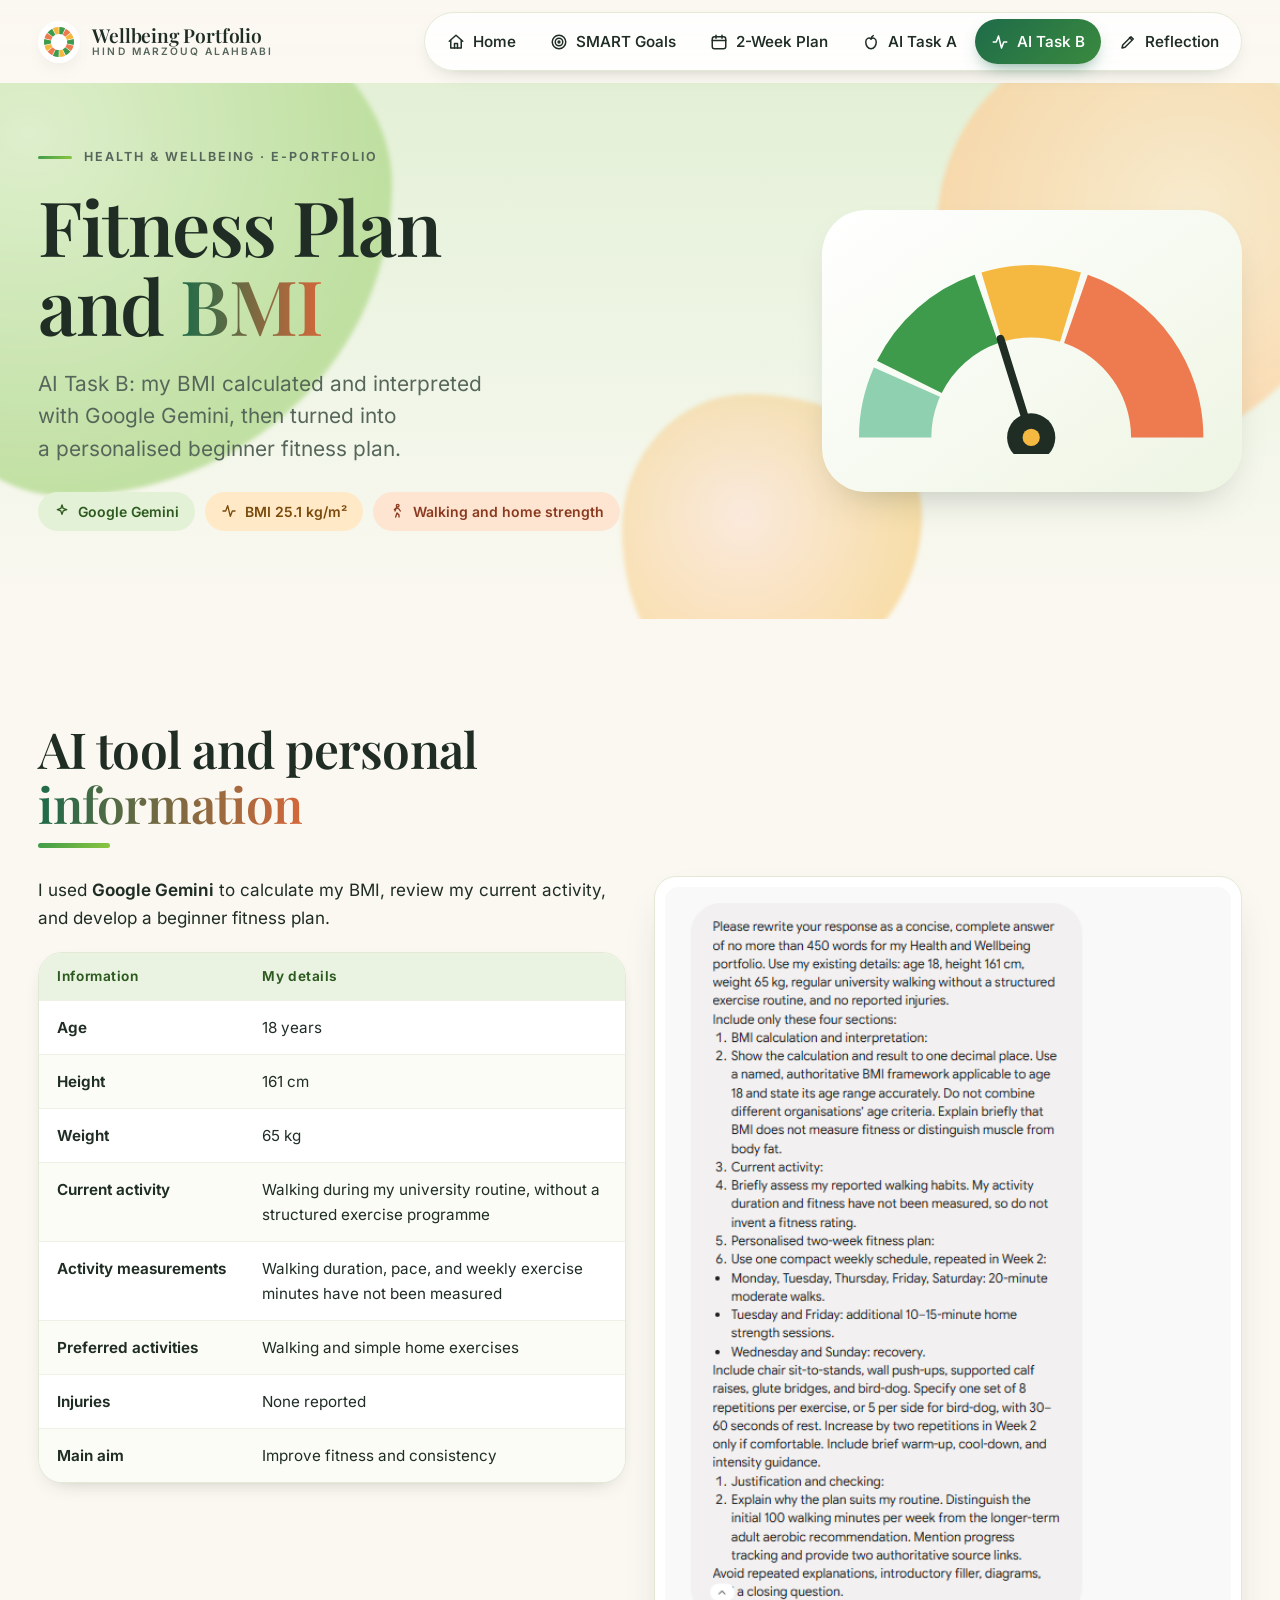
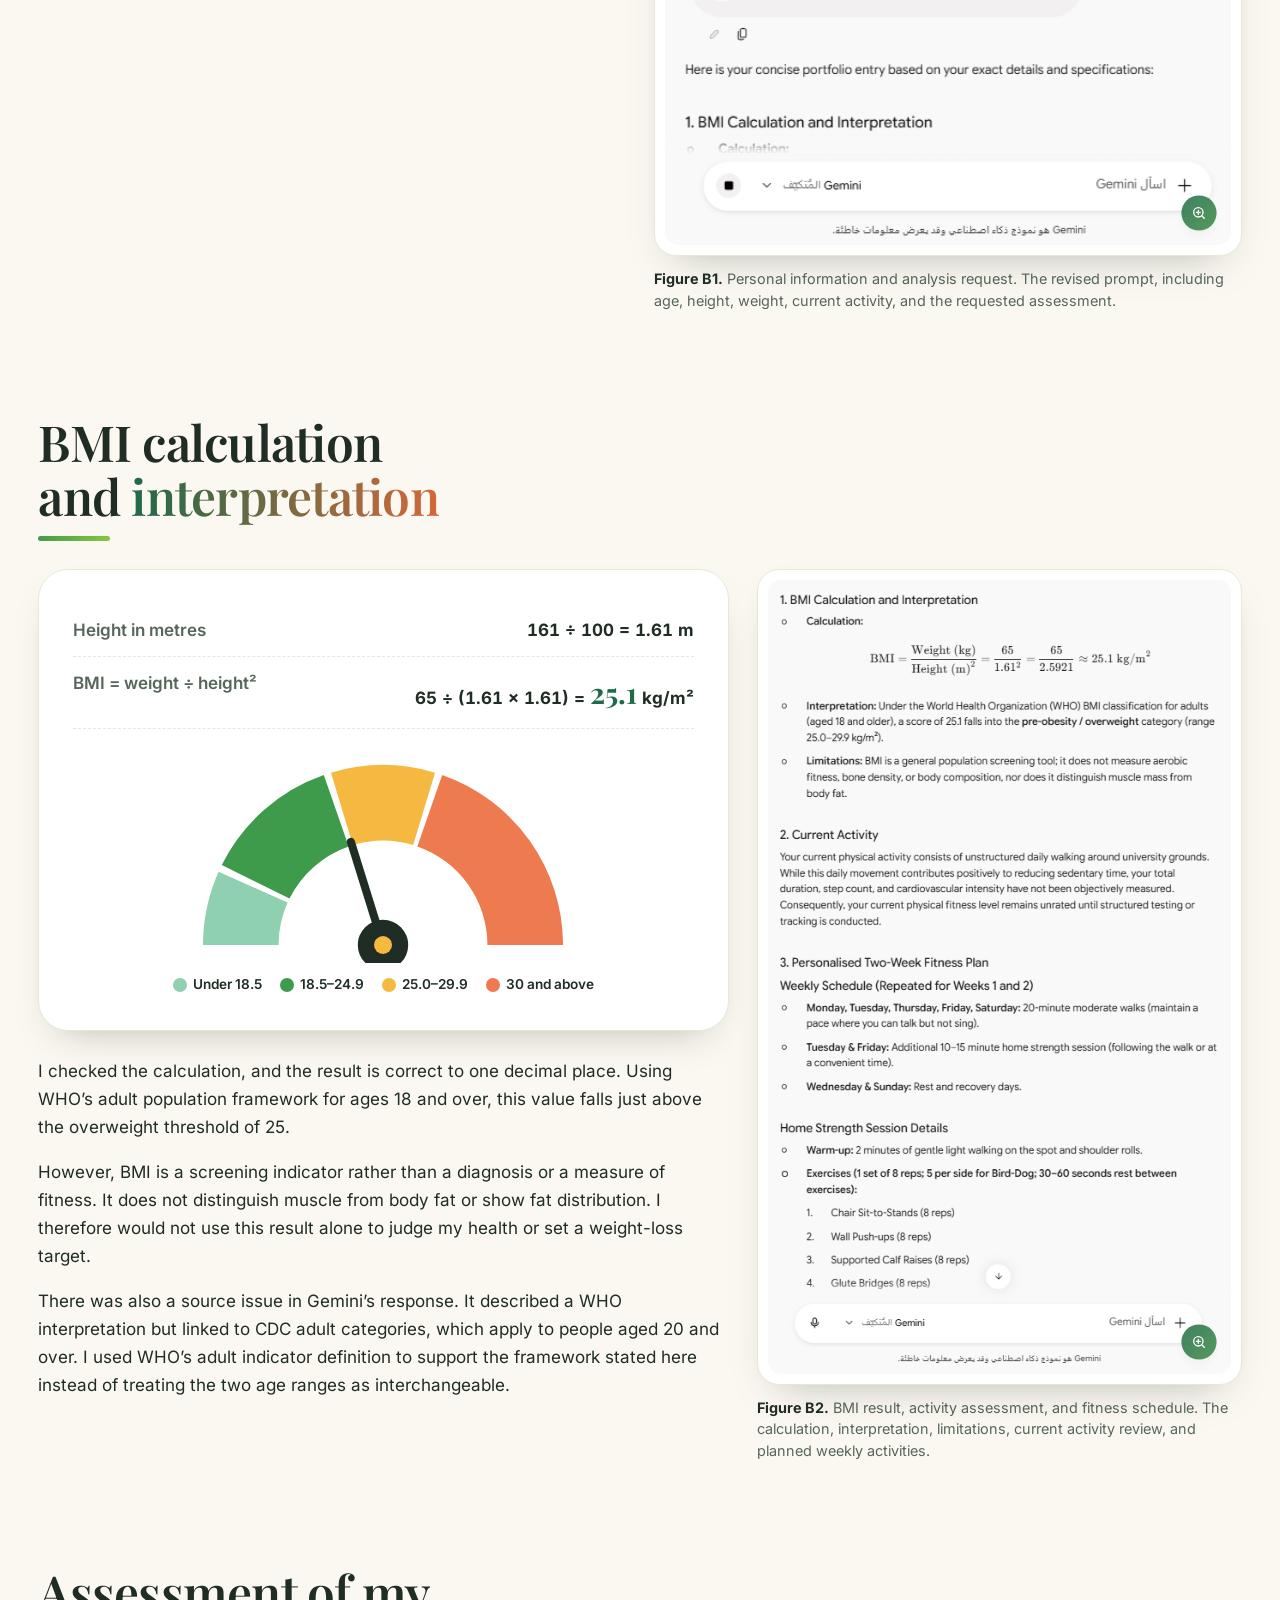
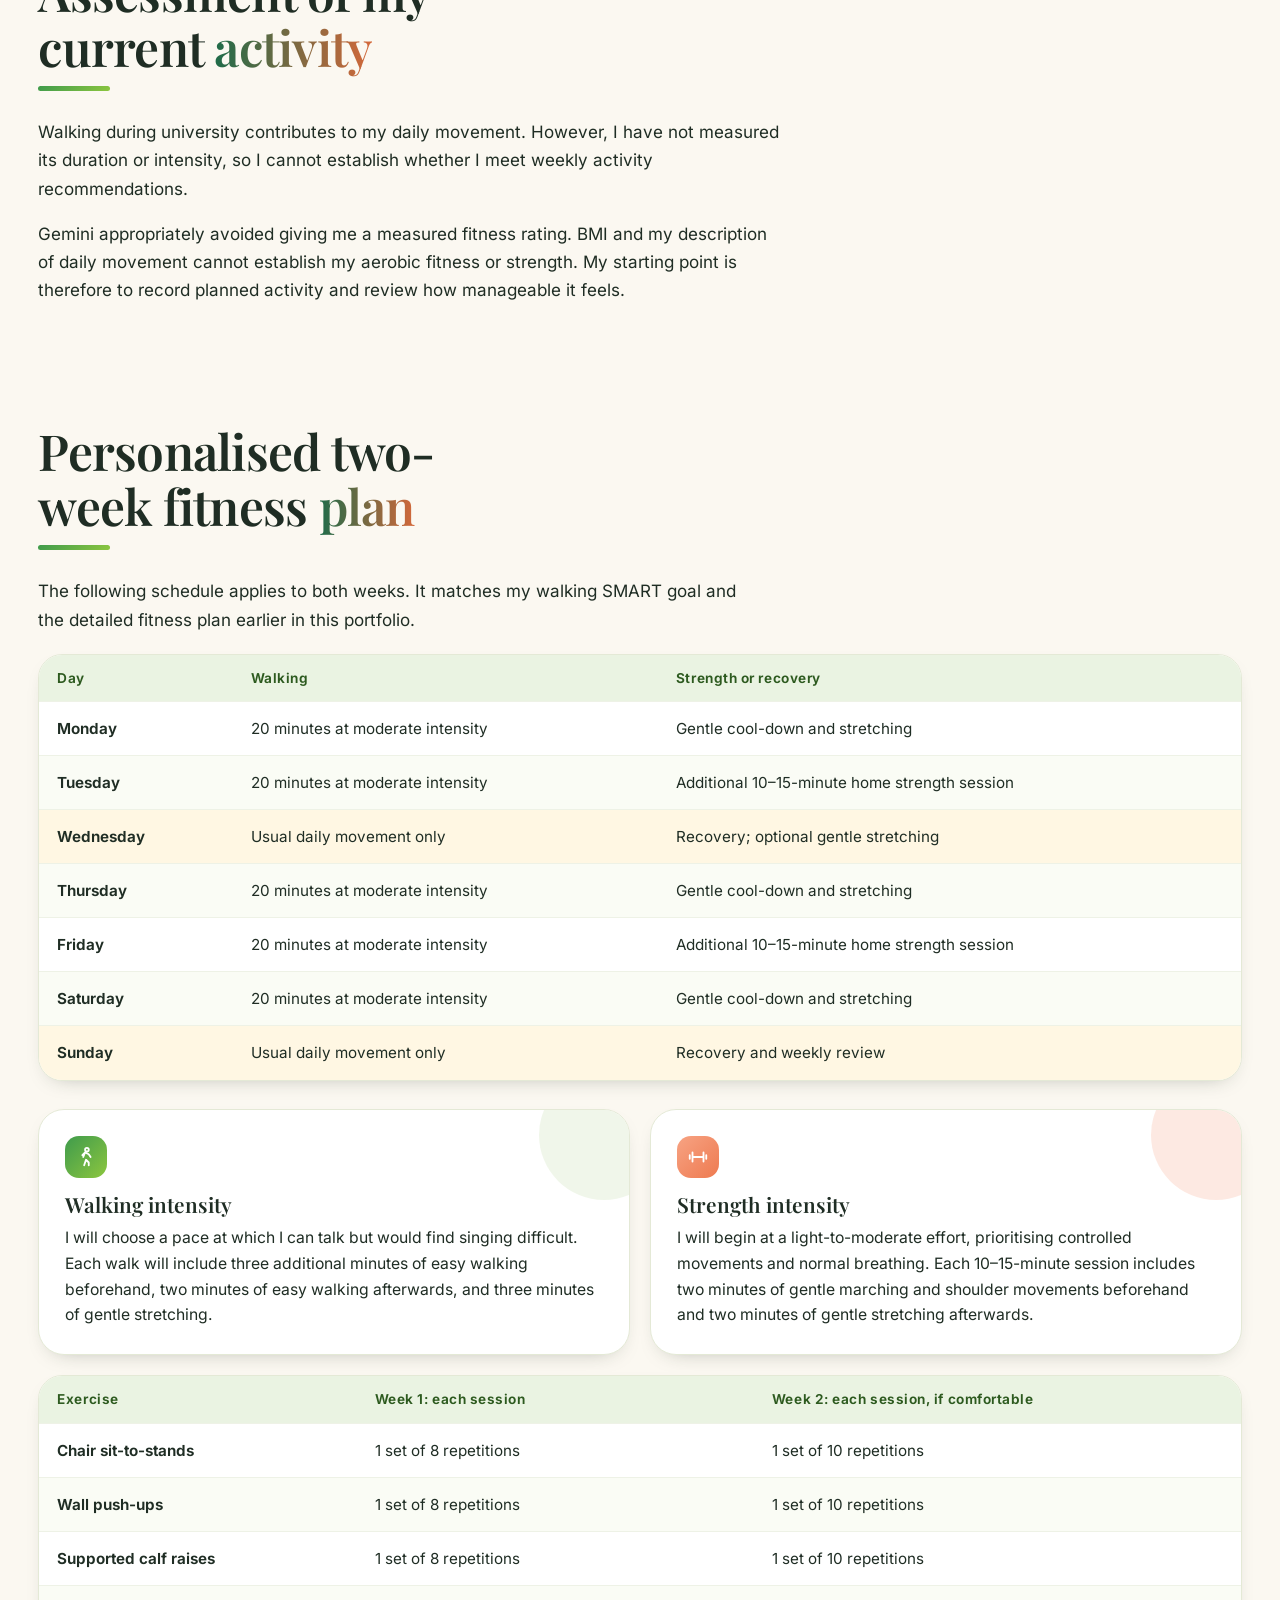
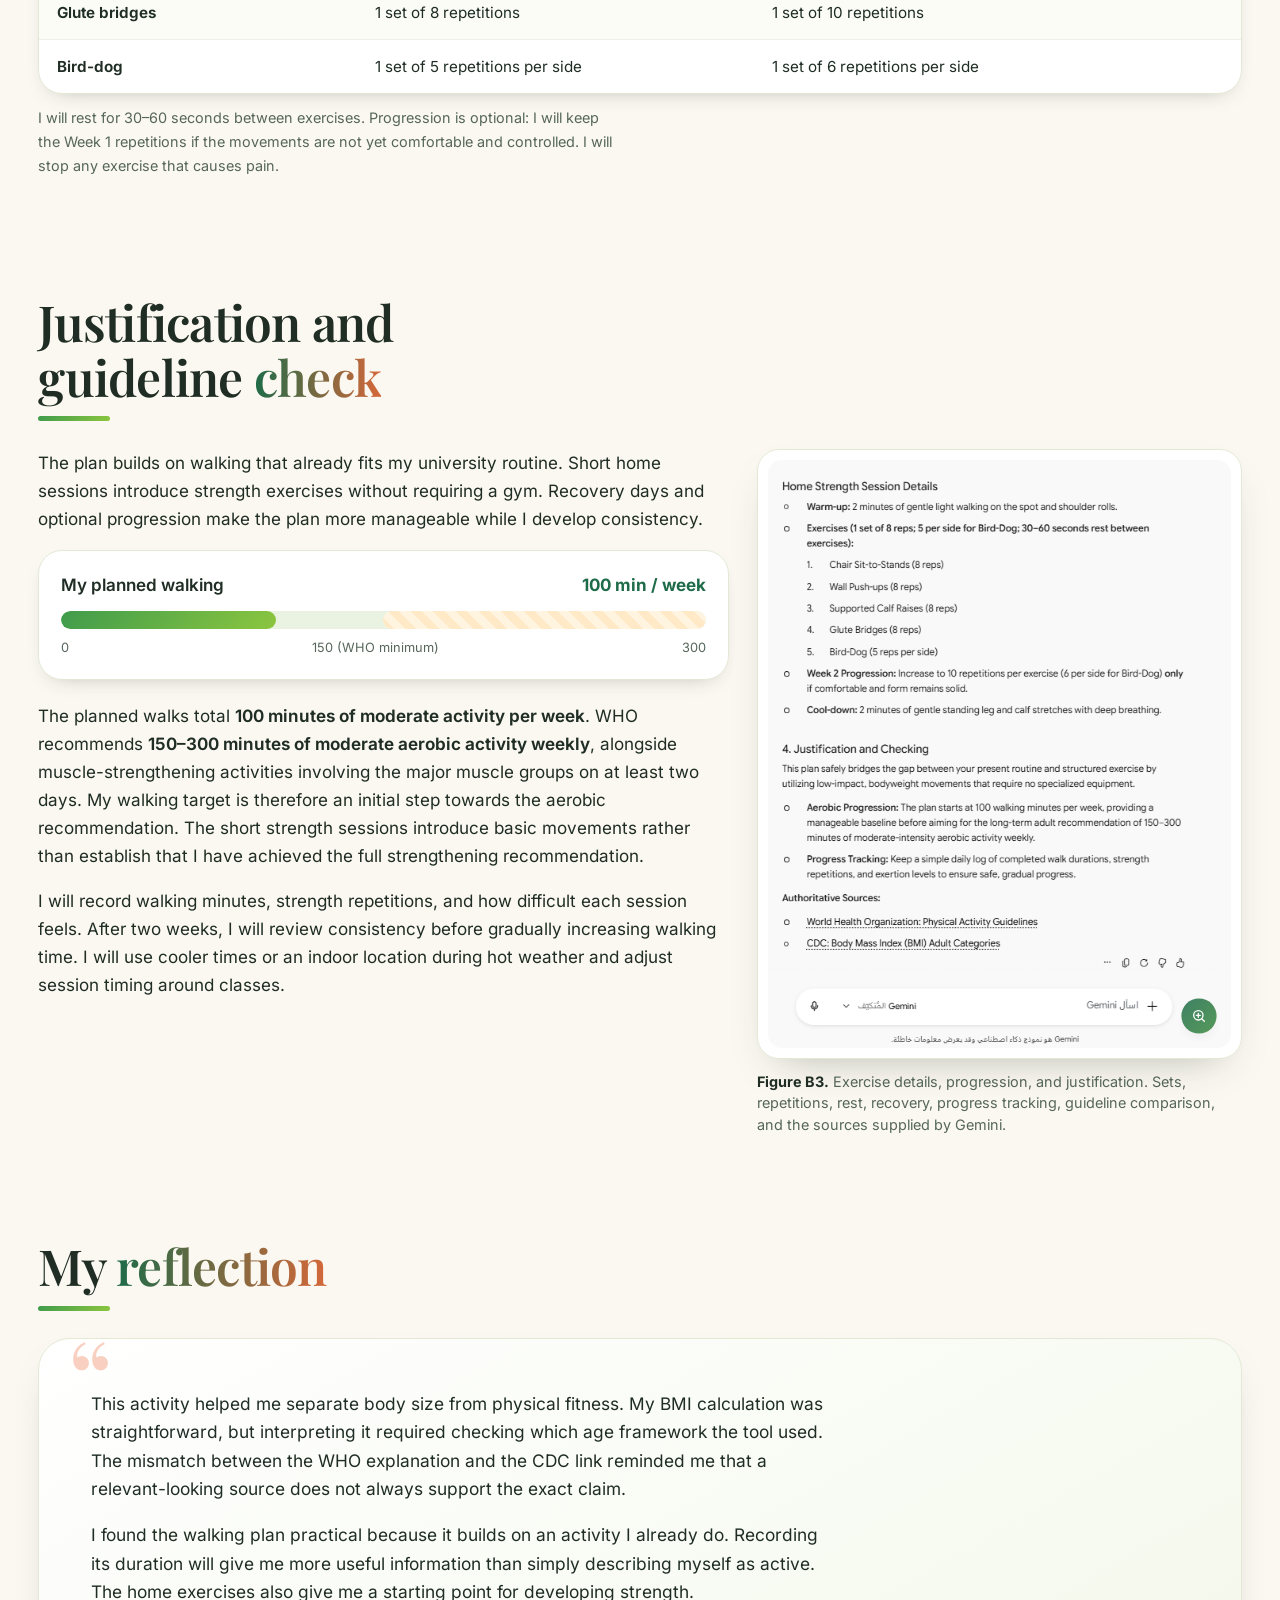
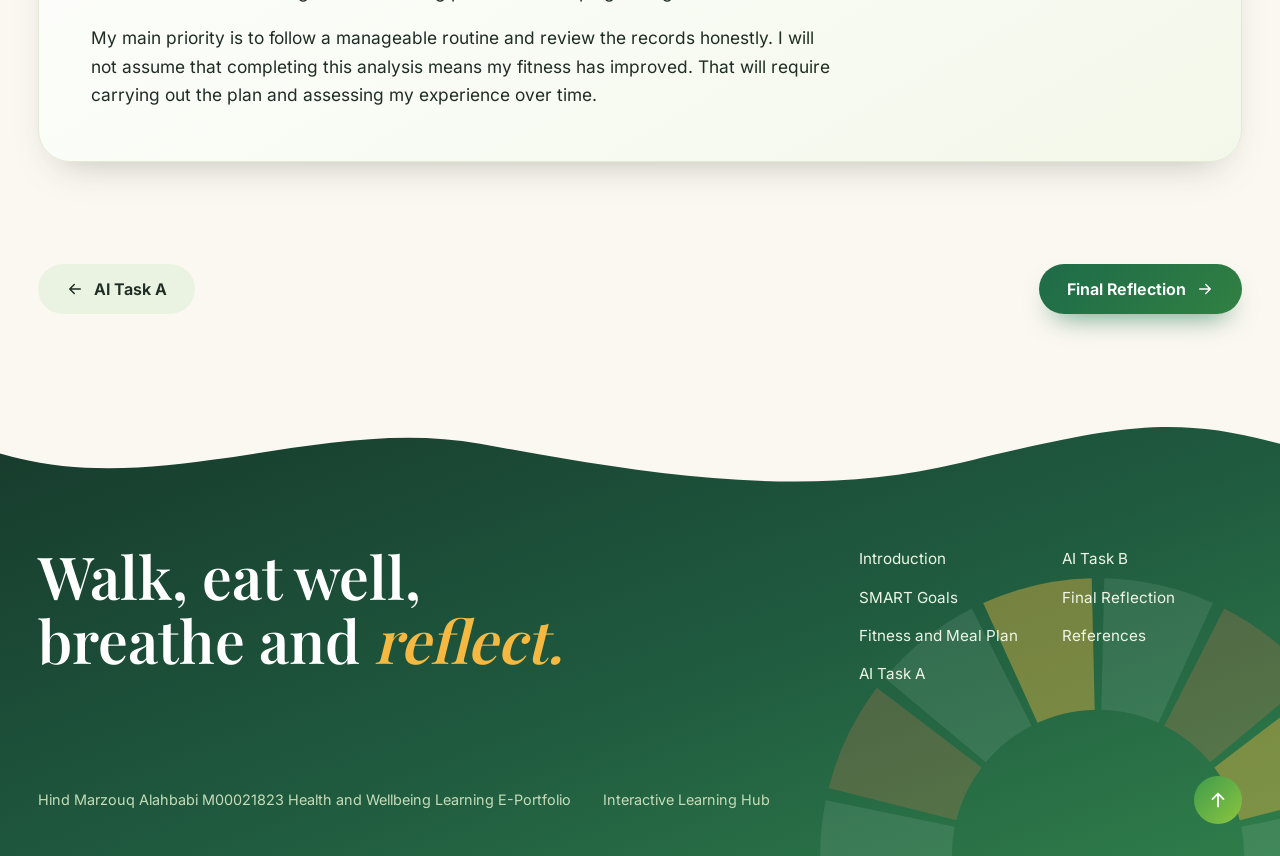
<file: task-b.html>
<!doctype html>
<html lang="en">
<head>
<meta charset="utf-8">
<meta name="viewport" content="width=device-width, initial-scale=1">
<title>AI Task B – Fitness Plan and BMI | Hind Marzouq Alahbabi M00021823 Health and Wellbeing Learning E-Portfolio</title>
<meta name="description" content="AI Task B: BMI calculated and interpreted with Google Gemini, current activity assessed, and a personalised two-week fitness plan.">
<meta name="author" content="Hind Marzouq Alahbabi">
<meta name="theme-color" content="#eef5e6">
<link rel="icon" href="data:image/svg+xml,%3Csvg xmlns='http://www.w3.org/2000/svg' viewBox='0 0 32 32'%3E%3Ccircle cx='16' cy='16' r='11' fill='none' stroke='%233f9b4c' stroke-width='8'/%3E%3Ccircle cx='16' cy='16' r='3' fill='%23ee7a50'/%3E%3C/svg%3E">
<script>document.documentElement.className += " js";</script>
<link rel="stylesheet" href="style.css">
</head>
<body>
<a class="skip" href="#main">Skip to content</a>
<div class="scroll-bar" aria-hidden="true"><i></i></div>
<header class="bar">
  <div class="wrap bar-in">
    <a class="wordmark" href="index.html"><span class="wm-logo" aria-hidden="true"><svg class="ring" viewBox="0 0 400 400" aria-hidden="true" focusable="false"><path class="seg walk" style="animation:none" d="M204.54 0.05A200 200 0 0 1 282.67 17.88L244.64 101.66A108 108 0 0 0 202.45 92.03Z"/><path class="seg strength" style="animation:none" d="M290.84 21.82A200 200 0 0 1 353.50 71.79L282.89 130.76A108 108 0 0 0 249.05 103.78Z"/><path class="seg rest" style="animation:none" d="M359.16 78.88A200 200 0 0 1 393.93 151.08L304.72 173.59A108 108 0 0 0 285.94 134.60Z"/><path class="seg walk" style="animation:none" d="M395.95 159.93A200 200 0 0 1 395.95 240.07L305.81 221.64A108 108 0 0 0 305.81 178.36Z"/><path class="seg strength" style="animation:none" d="M393.93 248.92A200 200 0 0 1 359.16 321.12L285.94 265.40A108 108 0 0 0 304.72 226.41Z"/><path class="seg walk" style="animation:none" d="M353.50 328.21A200 200 0 0 1 290.84 378.18L249.05 296.22A108 108 0 0 0 282.89 269.24Z"/><path class="seg rest" style="animation:none" d="M282.67 382.12A200 200 0 0 1 204.54 399.95L202.45 307.97A108 108 0 0 0 244.64 298.34Z"/><path class="seg walk" style="animation:none" d="M195.46 399.95A200 200 0 0 1 117.33 382.12L155.36 298.34A108 108 0 0 0 197.55 307.97Z"/><path class="seg strength" style="animation:none" d="M109.16 378.18A200 200 0 0 1 46.50 328.21L117.11 269.24A108 108 0 0 0 150.95 296.22Z"/><path class="seg rest" style="animation:none" d="M40.84 321.12A200 200 0 0 1 6.07 248.92L95.28 226.41A108 108 0 0 0 114.06 265.40Z"/><path class="seg walk" style="animation:none" d="M4.05 240.07A200 200 0 0 1 4.05 159.93L94.19 178.36A108 108 0 0 0 94.19 221.64Z"/><path class="seg strength" style="animation:none" d="M6.07 151.08A200 200 0 0 1 40.84 78.88L114.06 134.60A108 108 0 0 0 95.28 173.59Z"/><path class="seg walk" style="animation:none" d="M46.50 71.79A200 200 0 0 1 109.16 21.82L150.95 103.78A108 108 0 0 0 117.11 130.76Z"/><path class="seg rest" style="animation:none" d="M117.33 17.88A200 200 0 0 1 195.46 0.05L197.55 92.03A108 108 0 0 0 155.36 101.66Z"/></svg></span><span class="wm-text"><b>Wellbeing Portfolio</b><small>Hind Marzouq Alahbabi</small></span></a>
    <button class="menu-btn" type="button" aria-expanded="false" aria-controls="nav"><svg class="ic" viewBox="0 0 24 24" fill="none" stroke="currentColor" stroke-width="2" stroke-linecap="round" stroke-linejoin="round" aria-hidden="true" focusable="false"><path d="M4 6l2 2 3-3M4 14l2 2 3-3M12 7h8M12 15h8"/></svg><span>Menu</span></button>
    <nav class="nav" id="nav" aria-label="Main">
      <i class="nav-ind" aria-hidden="true"></i>
      <a href="index.html"><svg class="ic" viewBox="0 0 24 24" fill="none" stroke="currentColor" stroke-width="2" stroke-linecap="round" stroke-linejoin="round" aria-hidden="true" focusable="false"><path d="M3 11l9-8 9 8"/><path d="M5 10v10h14V10"/><path d="M10 20v-6h4v6"/></svg><span>Home</span></a>
      <a href="goals.html"><svg class="ic" viewBox="0 0 24 24" fill="none" stroke="currentColor" stroke-width="2" stroke-linecap="round" stroke-linejoin="round" aria-hidden="true" focusable="false"><circle cx="12" cy="12" r="9"/><circle cx="12" cy="12" r="5"/><circle cx="12" cy="12" r="1.2"/></svg><span>SMART Goals</span></a>
      <a href="plan.html"><svg class="ic" viewBox="0 0 24 24" fill="none" stroke="currentColor" stroke-width="2" stroke-linecap="round" stroke-linejoin="round" aria-hidden="true" focusable="false"><rect x="3" y="5" width="18" height="16" rx="3"/><path d="M3 10h18M8 3v4M16 3v4"/></svg><span>2-Week Plan</span></a>
      <a href="task-a.html"><svg class="ic" viewBox="0 0 24 24" fill="none" stroke="currentColor" stroke-width="2" stroke-linecap="round" stroke-linejoin="round" aria-hidden="true" focusable="false"><path d="M12 8c-2.5-2.5-7-1-7 4 0 5 3 9 7 9s7-4 7-9c0-5-4.5-6.5-7-4z"/><path d="M12 8c0-2 1-3.5 3-4.5"/></svg><span>AI Task A</span></a>
      <a href="task-b.html" aria-current="page"><svg class="ic" viewBox="0 0 24 24" fill="none" stroke="currentColor" stroke-width="2" stroke-linecap="round" stroke-linejoin="round" aria-hidden="true" focusable="false"><path d="M3 12h4l3-8 4 16 3-8h4"/></svg><span>AI Task B</span></a>
      <a href="reflection.html"><svg class="ic" viewBox="0 0 24 24" fill="none" stroke="currentColor" stroke-width="2" stroke-linecap="round" stroke-linejoin="round" aria-hidden="true" focusable="false"><path d="M4 20l4-1 11-11-3-3L5 16z"/><path d="M14 6l3 3"/></svg><span>Reflection</span></a>
    </nav>
  </div>
</header>
<main id="main">
<section class="page-head" aria-labelledby="page-title">
  <div class="blobs" aria-hidden="true"><i class="blob b1"></i><i class="blob b2"></i><i class="blob b3"></i></div>
  <div class="wrap">
    <div class="ph-text">
      <p class="kicker">Health &amp; Wellbeing · E-portfolio</p>
      <h1 id="page-title"><span class="w" style="--w:0">Fitness</span> <span class="w" style="--w:1">Plan</span> <span class="w" style="--w:2">and</span> <span class="w accent" style="--w:3">BMI</span></h1>
      <p class="lead">AI Task B: my BMI calculated and interpreted with Google Gemini, then turned into a personalised beginner fitness plan.</p>
      <ul class="chips"><li class="g"><svg class="ic" viewBox="0 0 24 24" fill="none" stroke="currentColor" stroke-width="2" stroke-linecap="round" stroke-linejoin="round" aria-hidden="true" focusable="false"><path d="M12 3l1.8 5.2L19 10l-5.2 1.8L12 17l-1.8-5.2L5 10l5.2-1.8z"/></svg>Google Gemini</li><li class="b"><svg class="ic" viewBox="0 0 24 24" fill="none" stroke="currentColor" stroke-width="2" stroke-linecap="round" stroke-linejoin="round" aria-hidden="true" focusable="false"><path d="M3 12h4l3-8 4 16 3-8h4"/></svg>BMI 25.1 kg/m²</li><li class="p"><svg class="ic" viewBox="0 0 24 24" fill="none" stroke="currentColor" stroke-width="2" stroke-linecap="round" stroke-linejoin="round" aria-hidden="true" focusable="false"><circle cx="13" cy="4" r="2"/><path d="M10 21l2-6 3 3v3M9 12l2-5 4 2 2 3M11 7l-3 3"/></svg>Walking and home strength</li></ul>
    </div>
    <div class="shape" aria-hidden="true"><div class="shape-in"><svg viewBox="0 60 400 240" aria-hidden="true" focusable="false"><path d="M0.00 280.00A200 200 0 0 1 17.29 198.65L94.03 232.82A116 116 0 0 0 84.00 280.00Z" fill="#8fd0b0"/><path d="M20.86 191.07A200 200 0 0 1 134.23 91.12L161.85 170.45A116 116 0 0 0 96.10 228.42Z" fill="#3f9b4c"/><path d="M142.19 88.54A200 200 0 0 1 257.81 88.54L233.53 168.95A116 116 0 0 0 166.47 168.95Z" fill="#f5b942"/><path d="M265.77 91.12A200 200 0 0 1 400.00 280.00L316.00 280.00A116 116 0 0 0 238.15 170.45Z" fill="#ee7a50"/><g class="needle"><path d="M200 280L164.36 165.42" stroke="#1f2d24" stroke-width="9" stroke-linecap="round"/></g><circle cx="200" cy="280" r="28" fill="#1f2d24"/><circle cx="200" cy="280" r="10" fill="#f5b942"/></svg></div></div>
  </div>
</section>
<section class="section " id="profile" aria-labelledby="profile-h">
  <div class="wrap">
    <h2 id="profile-h" data-reveal>AI tool and personal <span class="accent">information</span></h2>
    <div class="cols">
      <div class="c-6"><p data-reveal>I used <strong>Google Gemini</strong> to calculate my BMI, review my current activity, and develop a beginner fitness plan.</p>
        <div class="table-wrap" data-reveal><table class="stack-m"><thead><tr><th scope="col">Information</th><th scope="col">My details</th></tr></thead><tbody><tr><td data-label="Information">Age</td><td data-label="My details">18 years</td></tr><tr><td data-label="Information">Height</td><td data-label="My details">161 cm</td></tr><tr><td data-label="Information">Weight</td><td data-label="My details">65 kg</td></tr><tr><td data-label="Information">Current activity</td><td data-label="My details">Walking during my university routine, without a structured exercise programme</td></tr><tr><td data-label="Information">Activity measurements</td><td data-label="My details">Walking duration, pace, and weekly exercise minutes have not been measured</td></tr><tr><td data-label="Information">Preferred activities</td><td data-label="My details">Walking and simple home exercises</td></tr><tr><td data-label="Information">Injuries</td><td data-label="My details">None reported</td></tr><tr><td data-label="Information">Main aim</td><td data-label="My details">Improve fitness and consistency</td></tr></tbody></table></div></div>
      <div class="c-6"><figure class="shot-fig " data-reveal="zoom">
      <button class="zoom" type="button" data-full="task-b-1-input.png" aria-label="Enlarge Figure B1"><img src="task-b-1-input.png" width="529" height="896" loading="lazy" alt="Figure B1: Personal information and analysis request. The revised prompt, including age, height, weight, current activity, and the requested assessment."><span class="zoom-ic"><svg class="ic" viewBox="0 0 24 24" fill="none" stroke="currentColor" stroke-width="2" stroke-linecap="round" stroke-linejoin="round" aria-hidden="true" focusable="false"><circle cx="11" cy="11" r="7"/><path d="M20 20l-4-4M8 11h6M11 8v6"/></svg></span></button>
      <figcaption><b>Figure B1.</b> Personal information and analysis request. The revised prompt, including age, height, weight, current activity, and the requested assessment.</figcaption>
    </figure></div>
    </div>
  </div>
</section>
<section class="section " id="bmi" aria-labelledby="bmi-h">
  <div class="wrap">
    <h2 id="bmi-h" data-reveal>BMI calculation and <span class="accent">interpretation</span></h2>
    <div class="cols">
      <div class="c-7">
        <div class="calc" data-reveal="zoom">
          <p class="calc-row"><span>Height in metres</span><b>161 ÷ 100 = 1.61 m</b></p>
          <p class="calc-row"><span>BMI = weight ÷ height²</span><b>65 ÷ (1.61 × 1.61) = <em data-count="25.1" data-dec="1">25.1</em> kg/m²</b></p>
          <div class="calc-gauge" aria-hidden="true"><svg viewBox="0 60 400 240" aria-hidden="true" focusable="false"><path d="M0.00 280.00A200 200 0 0 1 17.29 198.65L94.03 232.82A116 116 0 0 0 84.00 280.00Z" fill="#8fd0b0"/><path d="M20.86 191.07A200 200 0 0 1 134.23 91.12L161.85 170.45A116 116 0 0 0 96.10 228.42Z" fill="#3f9b4c"/><path d="M142.19 88.54A200 200 0 0 1 257.81 88.54L233.53 168.95A116 116 0 0 0 166.47 168.95Z" fill="#f5b942"/><path d="M265.77 91.12A200 200 0 0 1 400.00 280.00L316.00 280.00A116 116 0 0 0 238.15 170.45Z" fill="#ee7a50"/><g class="needle"><path d="M200 280L164.36 165.42" stroke="#1f2d24" stroke-width="9" stroke-linecap="round"/></g><circle cx="200" cy="280" r="28" fill="#1f2d24"/><circle cx="200" cy="280" r="10" fill="#f5b942"/></svg></div>
          <ul class="gauge-legend"><li><i style="background:#8fd0b0"></i>Under 18.5</li><li><i style="background:#3f9b4c"></i>18.5–24.9</li><li><i style="background:#f5b942"></i>25.0–29.9</li><li><i style="background:#ee7a50"></i>30 and above</li></ul>
        </div>
        <div class="prose"><p data-reveal>I checked the calculation, and the result is correct to one decimal place. Using WHO’s adult population framework for ages 18 and over, this value falls just above the overweight threshold of 25.</p>
    <p data-reveal>However, BMI is a screening indicator rather than a diagnosis or a measure of fitness. It does not distinguish muscle from body fat or show fat distribution. I therefore would not use this result alone to judge my health or set a weight-loss target.</p>
    <p data-reveal>There was also a source issue in Gemini’s response. It described a WHO interpretation but linked to CDC adult categories, which apply to people aged 20 and over. I used WHO’s adult indicator definition to support the framework stated here instead of treating the two age ranges as interchangeable.</p></div>
      </div>
      <div class="c-5"><figure class="shot-fig " data-reveal="zoom">
      <button class="zoom" type="button" data-full="task-b-2-bmi-plan.png" aria-label="Enlarge Figure B2"><img src="task-b-2-bmi-plan.png" width="540" height="926" loading="lazy" alt="Figure B2: BMI result, activity assessment, and fitness schedule. The calculation, interpretation, limitations, current activity review, and planned weekly activities."><span class="zoom-ic"><svg class="ic" viewBox="0 0 24 24" fill="none" stroke="currentColor" stroke-width="2" stroke-linecap="round" stroke-linejoin="round" aria-hidden="true" focusable="false"><circle cx="11" cy="11" r="7"/><path d="M20 20l-4-4M8 11h6M11 8v6"/></svg></span></button>
      <figcaption><b>Figure B2.</b> BMI result, activity assessment, and fitness schedule. The calculation, interpretation, limitations, current activity review, and planned weekly activities.</figcaption>
    </figure></div>
    </div>
  </div>
</section>
<section class="section " id="activity" aria-labelledby="activity-h">
  <div class="wrap">
    <h2 id="activity-h" data-reveal>Assessment of my current <span class="accent">activity</span></h2>
    <div class="prose"><p data-reveal>Walking during university contributes to my daily movement. However, I have not measured its duration or intensity, so I cannot establish whether I meet weekly activity recommendations.</p>
    <p data-reveal>Gemini appropriately avoided giving me a measured fitness rating. BMI and my description of daily movement cannot establish my aerobic fitness or strength. My starting point is therefore to record planned activity and review how manageable it feels.</p></div>
  </div>
</section>
<section class="section " id="plan" aria-labelledby="plan-h">
  <div class="wrap">
    <h2 id="plan-h" data-reveal>Personalised two-week fitness <span class="accent">plan</span></h2>
    <p data-reveal>The following schedule applies to both weeks. It matches my walking SMART goal and the detailed fitness plan earlier in this portfolio.</p>
    <div class="table-wrap" data-reveal><table class="stack-m"><thead><tr><th scope="col">Day</th><th scope="col">Walking</th><th scope="col">Strength or recovery</th></tr></thead><tbody><tr><td data-label="Day">Monday</td><td data-label="Walking">20 minutes at moderate intensity</td><td data-label="Strength or recovery">Gentle cool-down and stretching</td></tr><tr><td data-label="Day">Tuesday</td><td data-label="Walking">20 minutes at moderate intensity</td><td data-label="Strength or recovery">Additional 10–15-minute home strength session</td></tr><tr class="rest-row"><td data-label="Day">Wednesday</td><td data-label="Walking">Usual daily movement only</td><td data-label="Strength or recovery">Recovery; optional gentle stretching</td></tr><tr><td data-label="Day">Thursday</td><td data-label="Walking">20 minutes at moderate intensity</td><td data-label="Strength or recovery">Gentle cool-down and stretching</td></tr><tr><td data-label="Day">Friday</td><td data-label="Walking">20 minutes at moderate intensity</td><td data-label="Strength or recovery">Additional 10–15-minute home strength session</td></tr><tr><td data-label="Day">Saturday</td><td data-label="Walking">20 minutes at moderate intensity</td><td data-label="Strength or recovery">Gentle cool-down and stretching</td></tr><tr class="rest-row"><td data-label="Day">Sunday</td><td data-label="Walking">Usual daily movement only</td><td data-label="Strength or recovery">Recovery and weekly review</td></tr></tbody></table></div>
    <div class="info-grid">
      <div class="info-card g" data-reveal="zoom"><span class="chip-ic"><svg class="ic" viewBox="0 0 24 24" fill="none" stroke="currentColor" stroke-width="2" stroke-linecap="round" stroke-linejoin="round" aria-hidden="true" focusable="false"><circle cx="13" cy="4" r="2"/><path d="M10 21l2-6 3 3v3M9 12l2-5 4 2 2 3M11 7l-3 3"/></svg></span><h3>Walking intensity</h3><p>I will choose a pace at which I can talk but would find singing difficult. Each walk will include three additional minutes of easy walking beforehand, two minutes of easy walking afterwards, and three minutes of gentle stretching.</p></div>
      <div class="info-card p" data-reveal="zoom"><span class="chip-ic"><svg class="ic" viewBox="0 0 24 24" fill="none" stroke="currentColor" stroke-width="2" stroke-linecap="round" stroke-linejoin="round" aria-hidden="true" focusable="false"><path d="M6 7v10M3 10v4M18 7v10M21 10v4M6 12h12"/></svg></span><h3>Strength intensity</h3><p>I will begin at a light-to-moderate effort, prioritising controlled movements and normal breathing. Each 10–15-minute session includes two minutes of gentle marching and shoulder movements beforehand and two minutes of gentle stretching afterwards.</p></div>
    </div>
    <div class="table-wrap" data-reveal><table class="stack-m"><thead><tr><th scope="col">Exercise</th><th scope="col">Week 1: each session</th><th scope="col">Week 2: each session, if comfortable</th></tr></thead><tbody><tr><td data-label="Exercise">Chair sit-to-stands</td><td data-label="Week 1: each session">1 set of 8 repetitions</td><td data-label="Week 2: each session, if comfortable">1 set of 10 repetitions</td></tr><tr><td data-label="Exercise">Wall push-ups</td><td data-label="Week 1: each session">1 set of 8 repetitions</td><td data-label="Week 2: each session, if comfortable">1 set of 10 repetitions</td></tr><tr><td data-label="Exercise">Supported calf raises</td><td data-label="Week 1: each session">1 set of 8 repetitions</td><td data-label="Week 2: each session, if comfortable">1 set of 10 repetitions</td></tr><tr><td data-label="Exercise">Glute bridges</td><td data-label="Week 1: each session">1 set of 8 repetitions</td><td data-label="Week 2: each session, if comfortable">1 set of 10 repetitions</td></tr><tr><td data-label="Exercise">Bird-dog</td><td data-label="Week 1: each session">1 set of 5 repetitions per side</td><td data-label="Week 2: each session, if comfortable">1 set of 6 repetitions per side</td></tr></tbody></table></div>
    <p class="table-note" data-reveal>I will rest for 30–60 seconds between exercises. Progression is optional: I will keep the Week 1 repetitions if the movements are not yet comfortable and controlled. I will stop any exercise that causes pain.</p>
  </div>
</section>
<section class="section " id="justification" aria-labelledby="justification-h">
  <div class="wrap">
    <h2 id="justification-h" data-reveal>Justification and guideline <span class="accent">check</span></h2>
    <div class="cols">
      <div class="c-7 prose"><p data-reveal>The plan builds on walking that already fits my university routine. Short home sessions introduce strength exercises without requiring a gym. Recovery days and optional progression make the plan more manageable while I develop consistency.</p>
        <div class="meter" data-reveal="zoom" aria-label="100 planned minutes compared with the WHO range of 150 to 300 minutes a week">
          <div class="meter-top"><span>My planned walking</span><b>100 min / week</b></div>
          <div class="meter-bar"><i class="m-who" style="left:50%;width:50%"></i><i class="m-me" style="--to:33.3%"></i></div>
          <div class="meter-scale"><span>0</span><span>150 (WHO minimum)</span><span>300</span></div>
        </div>
        <p data-reveal>The planned walks total <strong>100 minutes of moderate activity per week</strong>. WHO recommends <strong>150–300 minutes of moderate aerobic activity weekly</strong>, alongside muscle-strengthening activities involving the major muscle groups on at least two days. My walking target is therefore an initial step towards the aerobic recommendation. The short strength sessions introduce basic movements rather than establish that I have achieved the full strengthening recommendation.</p>
    <p data-reveal>I will record walking minutes, strength repetitions, and how difficult each session feels. After two weeks, I will review consistency before gradually increasing walking time. I will use cooler times or an indoor location during hot weather and adjust session timing around classes.</p>
      </div>
      <div class="c-5"><figure class="shot-fig " data-reveal="zoom">
      <button class="zoom" type="button" data-full="task-b-3-exercises.png" aria-label="Enlarge Figure B3"><img src="task-b-3-exercises.png" width="584" height="741" loading="lazy" alt="Figure B3: Exercise details, progression, and justification. Sets, repetitions, rest, recovery, progress tracking, guideline comparison, and the sources supplied by Gemini."><span class="zoom-ic"><svg class="ic" viewBox="0 0 24 24" fill="none" stroke="currentColor" stroke-width="2" stroke-linecap="round" stroke-linejoin="round" aria-hidden="true" focusable="false"><circle cx="11" cy="11" r="7"/><path d="M20 20l-4-4M8 11h6M11 8v6"/></svg></span></button>
      <figcaption><b>Figure B3.</b> Exercise details, progression, and justification. Sets, repetitions, rest, recovery, progress tracking, guideline comparison, and the sources supplied by Gemini.</figcaption>
    </figure></div>
    </div>
  </div>
</section>
<section class="section " id="my-reflection" aria-labelledby="my-reflection-h">
  <div class="wrap">
    <h2 id="my-reflection-h" data-reveal>My <span class="accent">reflection</span></h2>
    <div class="quote-panel prose" data-reveal><p>This activity helped me separate body size from physical fitness. My BMI calculation was straightforward, but interpreting it required checking which age framework the tool used. The mismatch between the WHO explanation and the CDC link reminded me that a relevant-looking source does not always support the exact claim.</p><p>I found the walking plan practical because it builds on an activity I already do. Recording its duration will give me more useful information than simply describing myself as active. The home exercises also give me a starting point for developing strength.</p><p>My main priority is to follow a manageable routine and review the records honestly. I will not assume that completing this analysis means my fitness has improved. That will require carrying out the plan and assessing my experience over time.</p></div>
  </div>
</section>
<nav class="pager wrap" aria-label="Previous and next page">
  <a class="btn btn-soft" href="task-a.html"><svg class="ic" viewBox="0 0 24 24" fill="none" stroke="currentColor" stroke-width="2" stroke-linecap="round" stroke-linejoin="round" aria-hidden="true" focusable="false"><path d="M19 12H5M11 6l-6 6 6 6"/></svg><span>AI Task A</span></a>
  <a class="btn" href="reflection.html"><span>Final Reflection</span><svg class="ic" viewBox="0 0 24 24" fill="none" stroke="currentColor" stroke-width="2" stroke-linecap="round" stroke-linejoin="round" aria-hidden="true" focusable="false"><path d="M5 12h14M13 6l6 6-6 6"/></svg></a>
</nav>
</main>
<footer class="band-field">
  <svg class="wave" viewBox="0 0 1440 80" preserveAspectRatio="none" aria-hidden="true" focusable="false"><path d="M0 40C180 90 360 0 540 30S900 90 1080 50 1320 0 1440 30V0H0Z"/></svg>
  <div class="foot-ring ring" aria-hidden="true"><svg class="ring-svg" viewBox="-12 -12 424 424" role="presentation" focusable="false"><path class="seg walk" style="--i:0" d="M204.31 10.05A190 190 0 0 1 278.53 26.99L241.33 108.94A100 100 0 0 0 202.27 100.03Z"/><path class="seg strength" style="--i:1" d="M286.30 30.73A190 190 0 0 1 345.82 78.20L276.75 135.89A100 100 0 0 0 245.42 110.91Z"/><path class="seg rest" style="--i:2" d="M351.20 84.94A190 190 0 0 1 384.23 153.53L296.96 175.54A100 100 0 0 0 279.58 139.44Z"/><path class="seg walk" style="--i:3" d="M386.15 161.93A190 190 0 0 1 386.15 238.07L297.97 220.03A100 100 0 0 0 297.97 179.97Z"/><path class="seg strength" style="--i:4" d="M384.23 246.47A190 190 0 0 1 351.20 315.06L279.58 260.56A100 100 0 0 0 296.96 224.46Z"/><path class="seg walk" style="--i:5" d="M345.82 321.80A190 190 0 0 1 286.30 369.27L245.42 289.09A100 100 0 0 0 276.75 264.11Z"/><path class="seg rest" style="--i:6" d="M278.53 373.01A190 190 0 0 1 204.31 389.95L202.27 299.97A100 100 0 0 0 241.33 291.06Z"/><path class="seg walk" style="--i:7" d="M195.69 389.95A190 190 0 0 1 121.47 373.01L158.67 291.06A100 100 0 0 0 197.73 299.97Z"/><path class="seg strength" style="--i:8" d="M113.70 369.27A190 190 0 0 1 54.18 321.80L123.25 264.11A100 100 0 0 0 154.58 289.09Z"/><path class="seg rest" style="--i:9" d="M48.80 315.06A190 190 0 0 1 15.77 246.47L103.04 224.46A100 100 0 0 0 120.42 260.56Z"/><path class="seg walk" style="--i:10" d="M13.85 238.07A190 190 0 0 1 13.85 161.93L102.03 179.97A100 100 0 0 0 102.03 220.03Z"/><path class="seg strength" style="--i:11" d="M15.77 153.53A190 190 0 0 1 48.80 84.94L120.42 139.44A100 100 0 0 0 103.04 175.54Z"/><path class="seg walk" style="--i:12" d="M54.18 78.20A190 190 0 0 1 113.70 30.73L154.58 110.91A100 100 0 0 0 123.25 135.89Z"/><path class="seg rest" style="--i:13" d="M121.47 26.99A190 190 0 0 1 195.69 10.05L197.73 100.03A100 100 0 0 0 158.67 108.94Z"/></svg></div>
  <div class="wrap">
    <div class="foot-grid">
      <p class="foot-mark">Walk, eat well, breathe and <em>reflect.</em></p>
      <ul class="foot-links">
        <li><a href="index.html">Introduction</a></li>
        <li><a href="goals.html">SMART Goals</a></li>
        <li><a href="plan.html">Fitness and Meal Plan</a></li>
        <li><a href="task-a.html">AI Task A</a></li>
        <li><a href="task-b.html">AI Task B</a></li>
        <li><a href="reflection.html">Final Reflection</a></li>
        <li><a href="reflection.html#references">References</a></li>
      </ul>
    </div>
    <div class="foot-base">
      <p>Hind Marzouq Alahbabi M00021823 Health and Wellbeing Learning E-Portfolio</p>
      <p>Interactive Learning Hub</p>
      <a class="to-top" href="#main" aria-label="Back to top"><svg class="ic up" viewBox="0 0 24 24" fill="none" stroke="currentColor" stroke-width="2" stroke-linecap="round" stroke-linejoin="round" aria-hidden="true" focusable="false"><path d="M5 12h14M13 6l6 6-6 6"/></svg></a>
    </div>
  </div>
</footer>
<dialog class="lightbox" id="lightbox" aria-label="Enlarged screenshot"><button class="lb-close" type="button" aria-label="Close">&times;</button><img alt=""><p class="lb-cap"></p></dialog>
<script src="main.js" defer></script>
</body>
</html>
</file>
<file: style.css>
@font-face {
  font-family: "Playfair Display";
  src: url("playfair-display-latin-wght-normal.woff2") format("woff2");
  font-weight: 400 900;
  font-display: swap;
}
@font-face {
  font-family: "Inter";
  src: url("inter-latin-wght-normal.woff2") format("woff2");
  font-weight: 100 900;
  font-display: swap;
}
:root {
  --bg: #fbf8f1;
  --mint: #eaf3e2;
  --mint-2: #d6e8c8;
  --card: #ffffff;
  --ink: #1f2d24;
  --muted: #56665a;
  --line: #e4e9d6;
  --sky: #1e6b49;
  --green: #3a8a3f;
  --teal: #3f9b4c;
  --leaf: #8cc63f;
  --sun: #f5b942;
  --coral: #ee7a50;
  --lav: #b8a9f2;
  --peach: #fff0e3;
  --peach-line: #f2b98f;
  --grad: linear-gradient(135deg, #1e6b49 0%, #3a8a3f 100%);
  --grad-soft: linear-gradient(135deg, #3f9b4c 0%, #8cc63f 100%);
  --deep: #173a2c;
  --margin: clamp(18px, 3vw, 40px);
  --radius: 28px;
  --section-gap: clamp(64px, 8vw, 120px);
  --shadow: 0 18px 40px -22px rgba(31, 45, 36, 0.35);
  --shadow-sm: 0 8px 22px -14px rgba(31, 45, 36, 0.4);
  --ease: cubic-bezier(.2, .7, .2, 1);
  --serif: "Playfair Display", Georgia, "Times New Roman", serif;
  --sans: "Inter", system-ui, -apple-system, "Segoe UI", sans-serif;
}
*, *::before, *::after { box-sizing: border-box; }
html { overflow-x: clip; scroll-behavior: smooth; -webkit-text-size-adjust: 100%; scroll-padding-top: 96px; }
body {
  margin: 0; overflow-x: clip;
  background: var(--bg); color: var(--ink);
  font: 400 1.0625rem / 1.65 var(--sans);
  text-rendering: optimizeLegibility;
  animation: pagein 600ms var(--ease) both;
}
img, svg { display: block; max-width: 100%; }
h1, h2, h3, .lead { text-wrap: balance; }
h1, h2, h3 { font-family: var(--serif); font-weight: 600; color: var(--ink); margin: 0; overflow-wrap: break-word; min-width: 0; }
h1 { font-size: clamp(2.5rem, 1.5rem + 4.6vw, 4.75rem); line-height: 1.05; letter-spacing: -0.02em; }
h2 { font-size: clamp(1.9rem, 1.2rem + 2.6vw, 3.1rem); line-height: 1.1; letter-spacing: -0.015em; margin-bottom: 0.55em; }
h3 { font-size: clamp(1.25rem, 1.1rem + 0.6vw, 1.6rem); line-height: 1.2; margin-bottom: 0.4em; }
p { margin: 0 0 1em; max-width: 64ch; }
ul, ol { margin: 0 0 1em; padding-left: 1.2em; }
li { margin-bottom: 0.4em; max-width: 64ch; }
a { color: var(--sky); text-underline-offset: 0.2em; }
a:hover { color: var(--ink); }
strong { font-weight: 650; }
.ic { width: 1.15em; height: 1.15em; flex: none; }
.band-field :focus-visible { outline-color: var(--sun); }
.skip { position: absolute; left: -9999px; top: 8px; background: var(--ink); color: #fff; padding: 10px 18px; border-radius: 999px; z-index: 50; }
.skip:focus { left: var(--margin); }
.wrap { width: 100%; max-width: 1280px; margin-inline: auto; padding-inline: max(var(--margin), env(safe-area-inset-left)); }
.small { font-size: 0.95rem; }
.lead { font-size: clamp(1.1rem, 1rem + 0.5vw, 1.3rem); line-height: 1.55; color: var(--muted); max-width: 46ch; }
.kicker { font-size: 0.78rem; font-weight: 650; letter-spacing: 0.16em; text-transform: uppercase; color: var(--muted); margin: 0 0 18px; display: flex; align-items: center; gap: 12px; }
.kicker::before { content: ""; width: 34px; height: 3px; border-radius: 3px; background: var(--grad-soft); }
.accent {
  background: linear-gradient(90deg, #1e6b49, #d4683a, #1e6b49);
  background-size: 200% 100%;
  -webkit-background-clip: text; background-clip: text;
  color: transparent; -webkit-text-fill-color: transparent;
}
.w { display: inline-block; }
.scroll-bar { position: fixed; inset: 0 0 auto 0; height: 4px; z-index: 60; pointer-events: none; }
.scroll-bar i { display: block; height: 100%; width: 100%; background: var(--grad-soft); transform-origin: 0 50%; transform: scaleX(var(--p, 0)); }
.bar { position: sticky; top: 0; z-index: 40; padding-block: 12px; background: linear-gradient(180deg, rgba(251, 248, 241, 0.92), rgba(251, 248, 241, 0.6)); backdrop-filter: blur(14px); -webkit-backdrop-filter: blur(14px); animation: dropin 700ms var(--ease) both; }
.bar-in { display: flex; align-items: center; justify-content: space-between; gap: 16px; }
.wordmark { display: inline-flex; align-items: center; gap: 12px; color: var(--ink); text-decoration: none; line-height: 1.1; }
.wm-logo { width: 42px; height: 42px; border-radius: 50%; background: #fff; box-shadow: var(--shadow-sm); display: grid; place-items: center; padding: 6px; transition: transform 500ms var(--ease); }
.wordmark:hover .wm-logo { transform: rotate(120deg) scale(1.06); }
.wm-text { display: flex; flex-direction: column; }
.wm-text b { font-family: var(--serif); font-weight: 600; font-size: 1.2rem; letter-spacing: -0.01em; }
.wm-text small { font-size: 0.64rem; letter-spacing: 0.2em; text-transform: uppercase; color: var(--muted); font-weight: 600; }
.nav { position: relative; display: flex; gap: 2px; padding: 6px; border-radius: 999px; background: rgba(255, 255, 255, 0.85); border: 1px solid var(--line); box-shadow: var(--shadow-sm); }
.nav a { position: relative; z-index: 1; display: inline-flex; align-items: center; gap: 8px; padding: 10px 16px; border-radius: 999px; font-size: 0.95rem; font-weight: 550; color: var(--ink); text-decoration: none; white-space: nowrap; transition: color 250ms ease, background-color 200ms ease; }
.nav a .ic { width: 18px; height: 18px; transition: transform 300ms var(--ease); }
.nav a:hover .ic { transform: scale(1.18) rotate(-6deg); }
.nav a:hover { background: var(--mint); }
.nav a[aria-current="page"] { background: var(--grad); color: #fff; }
.nav-ind { position: absolute; z-index: 0; top: 6px; bottom: 6px; left: 0; width: 0; border-radius: 999px; background: var(--grad); box-shadow: 0 8px 18px -8px rgba(30, 107, 73, 0.7); opacity: 0; transition: transform 450ms var(--ease), width 450ms var(--ease), opacity 200ms ease; pointer-events: none; }
.js .nav.ready .nav-ind { opacity: 1; }
.js .nav.ready a[aria-current="page"] { background: none; color: var(--ink); }
.js .nav.ready a:hover { background: none; }
.js .nav.ready a.hot { color: #fff; }
.menu-btn { display: none; }
@media (max-width: 1120px) {
  .js .menu-btn { display: inline-flex; }
  .menu-btn { align-items: center; gap: 10px; border: 1px solid var(--line); cursor: pointer; padding: 10px 18px; border-radius: 999px; background: #fff; color: var(--ink); font: 600 0.95rem var(--sans); box-shadow: var(--shadow-sm); }
  .bar-in { flex-wrap: wrap; }
  .nav { width: 100%; flex-direction: column; border-radius: 28px; padding: 8px; }
  .js .nav { display: none; }
  .js .nav.open { display: flex; animation: pagein 300ms var(--ease) both; }
  .nav a { padding: 14px 18px; font-size: 1rem; }
  .nav-ind { display: none; }
  .js .nav.ready a[aria-current="page"] { background: var(--grad); color: #fff; }
  .js .nav.ready a:hover { background: var(--mint); }
}
@media (max-width: 520px) { .wm-text small { display: none; } }
.btn {
  position: relative; overflow: hidden; display: inline-flex; align-items: center; gap: 10px; border: 0; cursor: pointer; text-decoration: none;
  padding: 15px 28px; border-radius: 999px;
  background: var(--grad); background-size: 160% 100%; color: #fff;
  font: 650 1rem var(--sans);
  box-shadow: 0 14px 28px -14px rgba(30, 107, 73, 0.8);
  transition: transform 250ms var(--ease), box-shadow 250ms ease, background-position 400ms ease;
}
.btn::after { content: ""; position: absolute; inset: 0 auto 0 -60%; width: 40%; background: linear-gradient(100deg, transparent, rgba(255, 255, 255, 0.45), transparent); transform: skewX(-20deg); }
.btn:hover { color: #fff; background-position: 100% 0; transform: translateY(-3px); box-shadow: 0 20px 34px -14px rgba(30, 107, 73, 0.85); }
.btn:hover::after { animation: sweep 800ms ease; }
.btn:active { transform: translateY(0) scale(0.98); }
.btn .ic { width: 18px; height: 18px; transition: transform 250ms var(--ease); }
.btn:hover .ic { transform: translateX(4px); }
.btn-ghost { background: #fff; color: var(--ink); box-shadow: inset 0 0 0 1.5px var(--mint-2), var(--shadow-sm); }
.btn-ghost:hover { color: var(--ink); background: var(--mint); box-shadow: inset 0 0 0 1.5px var(--leaf), var(--shadow); }
.btn-ghost .ic { color: var(--green); }
.btn-soft { background: var(--mint); color: var(--ink); box-shadow: none; }
.btn-soft:hover { color: var(--ink); background: var(--mint-2); box-shadow: none; }
.btn-soft:hover .ic { transform: translateX(-4px); }
.btn-soft::after { display: none; }
.chips { display: flex; flex-wrap: wrap; gap: 10px; margin: 0 0 1.4em; padding: 0; list-style: none; }
.chips li { margin: 0; display: inline-flex; align-items: center; gap: 8px; padding: 8px 16px; border-radius: 999px; font-size: 0.875rem; font-weight: 600; background: #e3f1d6; color: #2d5a1f; transition: transform 250ms var(--ease); }
.chips li:hover { transform: translateY(-3px) scale(1.04); }
.chips li .ic { width: 16px; height: 16px; }
.chips li.b { background: #ffe9c7; color: #7a4a0c; }
.chips li.p { background: #fde5d2; color: #8a3a1e; }
.todo { overflow-wrap: anywhere; background: var(--peach); color: var(--ink); border: 2px dashed var(--peach-line); border-radius: 24px; padding: clamp(20px, 2.2vw, 30px); position: relative; }
.todo > :last-child { margin-bottom: 0; }
.todo ul { font-size: 0.95rem; margin-top: 0.6em; }
.todo p { max-width: 58ch; }
.todo.small { padding: 10px 20px; font-size: 0.9rem; border-radius: 999px; display: inline-block; margin-top: 8px; }
.blobs { position: absolute; inset: 0; overflow: clip; pointer-events: none; z-index: 0; }
.blob { position: absolute; display: block; border-radius: 42% 58% 63% 37% / 45% 40% 60% 55%; filter: blur(2px); will-change: transform, border-radius; }
.b1 { width: min(46vw, 520px); aspect-ratio: 1; left: -10%; top: -20%; background: radial-gradient(circle at 30% 30%, #dcefc9, #b5db92 70%); opacity: 0.8; animation: morph 18s ease-in-out infinite, drift1 24s ease-in-out infinite; }
.b2 { width: min(36vw, 420px); aspect-ratio: 1; right: -6%; top: -8%; background: radial-gradient(circle at 60% 40%, #ffe6c4, #ffc98f 75%); opacity: 0.65; animation: morph 22s ease-in-out infinite reverse, drift2 28s ease-in-out infinite; }
.b3 { width: min(24vw, 300px); aspect-ratio: 1; right: 28%; bottom: -14%; background: radial-gradient(circle at 40% 40%, #ffd8c8, #f5b942 80%); opacity: 0.45; animation: morph 16s ease-in-out infinite, drift1 20s ease-in-out infinite reverse; }
.hero { position: relative; overflow: clip; isolation: isolate; background: linear-gradient(180deg, #e3f0d6 0%, #f1f6e8 55%, var(--bg) 100%); padding-block: clamp(36px, 6vw, 84px) clamp(48px, 7vw, 100px); }
.hero::after { content: ""; position: absolute; inset: 0; z-index: 0; pointer-events: none; background: radial-gradient(520px circle at var(--mx, 70%) var(--my, 30%), rgba(255, 255, 255, 0.7), transparent 60%); }
.hero-grid { position: relative; z-index: 1; display: grid; grid-template-columns: minmax(0, 1.05fr) minmax(0, 0.95fr); gap: clamp(28px, 5vw, 72px); align-items: center; }
.hero h1 { font-size: clamp(2.7rem, 1.4rem + 5.4vw, 5.4rem); margin-bottom: 0.3em; }
.hero .lead { margin-bottom: 1.6em; }
.hero-actions { display: flex; flex-wrap: wrap; gap: 14px; align-items: center; margin-bottom: 1.8em; }
.hero-visual { position: relative; width: 100%; max-width: 560px; aspect-ratio: 1; justify-self: center; }
.vis-main { position: absolute; inset: 0; border-radius: 50%; translate: var(--px, 0) var(--py, 0); }
.vis-main::before { content: ""; position: absolute; inset: 14%; border-radius: 50%; background: radial-gradient(circle at 35% 30%, #ffffff, #f0f7e8 70%); box-shadow: 0 30px 60px -30px rgba(31, 45, 36, 0.45), inset 0 0 0 10px rgba(255, 255, 255, 0.6); }
.vis-ring { position: absolute; inset: 0; }
.vis-ring svg { width: 100%; height: 100%; animation: spin 90s linear infinite; }
.vis-bowl { position: absolute; inset: 19%; }
.vis-bowl svg { width: 100%; height: 100%; overflow: visible; animation: bobbowl 6s ease-in-out infinite; }
.float { position: absolute; z-index: 2; display: grid; grid-template-columns: 40px auto; grid-template-rows: auto auto; column-gap: 12px; align-items: center; padding: 12px 18px 12px 12px; border-radius: 22px; background: #fff; box-shadow: var(--shadow); translate: var(--px, 0) var(--py, 0); animation: floaty 7s ease-in-out infinite; }
.float .ic { grid-row: 1 / span 2; width: 40px; height: 40px; padding: 10px; border-radius: 14px; background: var(--grad-soft); color: #fff; }
.float b { font-family: var(--serif); font-size: 1.5rem; line-height: 1; }
.float span { font-size: 0.78rem; color: var(--muted); font-weight: 550; white-space: nowrap; }
.float.peach .ic { background: linear-gradient(135deg, #ffb27a, #ee7a50); }
.f1 { left: -3%; top: 12%; }
.f2 { right: -4%; top: 6%; animation-delay: -2s; animation-duration: 8s; }
.f3 { left: 0; bottom: 8%; animation-delay: -4s; animation-duration: 6.5s; }
.f4 { right: -2%; bottom: 14%; animation-delay: -1s; animation-duration: 7.5s; }
.f4 .ic { background: linear-gradient(135deg, #6fc9ea, #2f9fd0); }
.f2 .ic { background: linear-gradient(135deg, #ffd36e, #ffb43a); }
@media (max-width: 900px) {
  .hero-grid { grid-template-columns: minmax(0, 1fr); }
  .hero-visual { max-width: 440px; }
  .f1 { left: 0; } .f2 { right: 0; } .f3 { left: 2%; } .f4 { right: 0; }
  .float { padding: 8px 14px 8px 8px; grid-template-columns: 32px auto; }
  .float .ic { width: 32px; height: 32px; padding: 8px; border-radius: 11px; }
  .float b { font-size: 1.15rem; }
}
.marquee { overflow: hidden; background: #fff; border-block: 1px solid var(--line); padding-block: 18px; }
.marquee-track { display: flex; width: max-content; align-items: center; gap: 28px; animation: marquee 34s linear infinite; font-family: var(--serif); font-size: clamp(1.4rem, 1.1rem + 1.2vw, 2.2rem); font-style: italic; font-weight: 500; }
.marquee:hover .marquee-track { animation-play-state: paused; }
.marquee-track i { display: inline-flex; color: var(--leaf); font-style: normal; }
.marquee-track .ic { width: 1em; height: 1em; animation: spin 8s linear infinite; }
.stats { display: grid; grid-template-columns: repeat(4, minmax(0, 1fr)); gap: 16px; margin-top: clamp(32px, 5vw, 64px); }
.stat { background: #fff; border: 1px solid var(--line); border-radius: 24px; padding: 24px 22px; text-align: center; box-shadow: var(--shadow-sm); transition: transform 300ms var(--ease), box-shadow 300ms ease; }
.stat:hover { transform: translateY(-6px); box-shadow: var(--shadow); }
.stat b { display: block; font-family: var(--serif); font-size: clamp(2.2rem, 1.6rem + 2vw, 3.4rem); line-height: 1; background: var(--grad-soft); -webkit-background-clip: text; background-clip: text; color: transparent; -webkit-text-fill-color: transparent; }
.stat span { display: block; margin-top: 8px; font-size: 0.9rem; color: var(--muted); font-weight: 550; }
@media (max-width: 760px) { .stats { grid-template-columns: repeat(2, minmax(0, 1fr)); } }
.page-head { position: relative; isolation: isolate; overflow: clip; background: linear-gradient(180deg, #e3f0d6 0%, #f1f6e8 60%, var(--bg) 100%); padding-block: clamp(36px, 5vw, 72px) clamp(40px, 5vw, 72px); }
.page-head .wrap { position: relative; z-index: 1; display: grid; grid-template-columns: minmax(0, 7fr) minmax(0, 5fr); gap: clamp(28px, 5vw, 80px); align-items: center; }
.page-head h1 { margin-bottom: 0.3em; }
.page-head .lead { margin-bottom: 1.3em; }
.shape { width: 100%; max-width: 420px; justify-self: end; }
.shape-in { background: linear-gradient(145deg, #ffffff, #eef5e3); border-radius: 44px; padding: 9%; box-shadow: var(--shadow); animation: floaty 8s ease-in-out infinite; }
.shape-in svg { width: 100%; height: auto; }
@media (max-width: 860px) {
  .page-head .wrap { grid-template-columns: minmax(0, 1fr); }
  .shape { max-width: 300px; justify-self: start; }
}
.section { padding-top: var(--section-gap); }
.section > .wrap > h2 { max-width: 22ch; position: relative; padding-bottom: 18px; }
.section > .wrap > h2::after { content: ""; position: absolute; left: 0; bottom: 0; width: 72px; height: 5px; border-radius: 5px; background: var(--grad-soft); transform-origin: 0 50%; }
.js .section > .wrap > h2[data-reveal]::after { transform: scaleX(0); transition: transform 800ms var(--ease) 250ms; }
.js .section > .wrap > h2[data-reveal].in::after { transform: scaleX(1); }
.cols { display: grid; grid-template-columns: repeat(12, minmax(0, 1fr)); column-gap: 28px; row-gap: 28px; align-items: start; margin-top: 28px; }
.c-7 { grid-column: 1 / span 7; }
.c-5 { grid-column: 8 / span 5; }
.c-6 { grid-column: span 6; }
.c-12 { grid-column: 1 / -1; }
@media (max-width: 860px) {
  .cols { grid-template-columns: minmax(0, 1fr); }
  .c-7, .c-5, .c-6, .c-12 { grid-column: 1 / -1; }
}
.cards { display: grid; grid-template-columns: repeat(3, minmax(0, 1fr)); gap: 24px; margin-top: 36px; }
.card { --rx: 0deg; --ry: 0deg; display: flex; flex-direction: column; background: #fff; border: 1px solid var(--line); border-radius: var(--radius); overflow: hidden; color: var(--ink); text-decoration: none; box-shadow: var(--shadow-sm); transform: perspective(1000px) rotateX(var(--rx)) rotateY(var(--ry)); transition: transform 200ms ease-out, box-shadow 300ms ease; will-change: transform; }
.card:hover { color: var(--ink); box-shadow: var(--shadow); }
.card-art { position: relative; display: grid; place-items: center; aspect-ratio: 16 / 10; overflow: hidden; background: linear-gradient(145deg, var(--c1, #e3f0d3), var(--c2, #ffe3bf)); }
.card-art svg { height: 84%; width: auto; transition: transform 700ms var(--ease); }
.card:hover .card-art svg { transform: scale(1.1) rotate(-4deg); }
.card-art::after { content: ""; position: absolute; width: 60%; aspect-ratio: 1; border-radius: 50%; background: rgba(255, 255, 255, 0.35); right: -16%; top: -30%; transition: transform 700ms var(--ease); }
.card:hover .card-art::after { transform: scale(1.4); }
.c1 { --c1: #e3f0d3; --c2: #ffe3bf; }
.c2 { --c1: #ffe1c9; --c2: #f7c2a4; }
.c3 { --c1: #e6f2d0; --c2: #fbe2b4; }
.c4 { --c1: #f2ead7; --c2: #d9ecc4; }
.c5 { --c1: #f8e3d6; --c2: #e2efd2; }
.c6 { --c1: #fff0d9; --c2: #e7f0dc; }
.card-art .num { position: absolute; left: 16px; top: 14px; z-index: 1; font-family: var(--serif); font-size: 1.05rem; font-weight: 600; background: #fff; border-radius: 999px; padding: 4px 14px; box-shadow: var(--shadow-sm); }
.card-body { display: flex; flex-direction: column; gap: 10px; padding: 22px 24px 24px; flex: 1; }
.card-top { display: flex; justify-content: space-between; align-items: center; gap: 12px; }
.chip-ic { width: 42px; height: 42px; border-radius: 14px; background: var(--grad-soft); color: #fff; display: grid; place-items: center; transition: transform 400ms var(--ease); }
.chip-ic .ic { width: 22px; height: 22px; }
.card:hover .chip-ic { transform: rotate(-10deg) scale(1.1); }
.card-name { font-family: var(--serif); font-weight: 600; font-size: 1.4rem; line-height: 1.2; }
.card-text { font-size: 0.95rem; color: var(--muted); line-height: 1.55; }
.card-go { margin-top: auto; padding-top: 6px; display: inline-flex; align-items: center; gap: 8px; font-weight: 650; font-size: 0.95rem; color: var(--sky); }
.card-go .ic { width: 18px; height: 18px; transition: transform 300ms var(--ease); }
.card:hover .card-go .ic { transform: translateX(6px); }
@media (max-width: 1000px) { .cards { grid-template-columns: repeat(2, minmax(0, 1fr)); } }
@media (max-width: 640px) { .cards { grid-template-columns: minmax(0, 1fr); } }
.progress { position: relative; width: min(240px, 60vw); aspect-ratio: 1; margin-top: 24px; }
.progress svg { width: 100%; height: 100%; transform: rotate(-90deg); }
.progress .fill { fill: none; stroke: url(#pg); stroke-width: 14; stroke-linecap: round; transition: stroke-dashoffset 700ms var(--ease); }
.folder-wrap { margin-top: 40px; }
.tab { display: inline-block; background: var(--grad); color: #fff; padding: 12px 28px; border-radius: 22px 22px 0 0; font-family: var(--serif); font-size: 1.25rem; font-weight: 600; line-height: 1.1; margin-left: 12px; }
.tab.t2 { background: linear-gradient(135deg, #ffb43a, #ee7a50); color: #3d2208; }
.tab.t3 { background: linear-gradient(135deg, #9f8ce8, #5cc8ee); }
.folder { background: #fff; border: 1px solid var(--line); border-radius: var(--radius); padding: clamp(22px, 3.4vw, 48px); box-shadow: var(--shadow); }
.folder .quote { font-family: var(--serif); font-size: clamp(1.25rem, 1.1rem + 0.8vw, 1.7rem); line-height: 1.3; font-weight: 500; margin: 0 0 1em; max-width: 36ch; }
.table-wrap { overflow-x: auto; margin-top: 20px; background: #fff; border: 1px solid var(--line); border-radius: 24px; box-shadow: var(--shadow-sm); }
table { border-collapse: collapse; width: 100%; font-size: 0.95rem; }
caption { text-align: left; font-family: var(--serif); font-weight: 600; font-size: 1.3rem; padding: 18px 20px 10px; }
caption.small { font-size: 1.05rem; }
th { text-align: left; font-weight: 650; padding: 12px 18px; vertical-align: bottom; background: var(--mint); color: #2d5a1f; font-size: 0.85rem; letter-spacing: 0.04em; }
td { padding: 14px 18px; vertical-align: top; border-top: 1px solid #eef2e6; }
tbody tr:nth-child(even) td:not(.todo-cell) { background: #fafcf5; }
tbody tr { transition: background-color 200ms ease; }
tbody tr:hover td:not(.todo-cell) { background: var(--mint); }
tbody tr:target td { background: #fff2c9 !important; }
td:first-child, th:first-child { white-space: nowrap; font-weight: 650; }
.rest-row td { background: #fff7e3 !important; }
.table-note { font-size: 0.9rem; color: var(--muted); margin-top: 12px; }
.plan-head .wrap { grid-template-columns: minmax(0, 6fr) minmax(0, 6fr); align-items: start; }
.plan-ring { width: 100%; max-width: 560px; justify-self: end; }
.plan-ring > .ring { background: radial-gradient(circle at 50% 50%, #fff 0 38%, transparent 39%); }
.plan-ring svg { width: 100%; height: auto; overflow: visible; }
.day-panel { background: #fff; border: 1px solid var(--line); border-left: 6px solid var(--leaf); border-radius: 24px; padding: clamp(18px, 2.2vw, 28px); margin-top: 14px; box-shadow: var(--shadow-sm); }
.day-panel.swap { animation: swap 450ms var(--ease); }
.js .day-panel[hidden] { display: none; }
.day-panel h2 { font-size: 1.5rem; line-height: 1.15; margin-bottom: 0.5em; max-width: none; padding: 0; }
.day-panel h2::after { display: none; }
.day-panel dl { margin: 0; display: grid; grid-template-columns: max-content minmax(0, 1fr); gap: 8px 20px; font-size: 0.95rem; }
.day-panel dt { font-weight: 650; color: #2d5a1f; }
.day-panel dd { margin: 0; }
.legend { display: flex; flex-wrap: wrap; gap: 8px 20px; margin: 14px 0 0; padding: 0; list-style: none; font-size: 0.9rem; font-weight: 550; }
.legend li { margin: 0; display: inline-flex; align-items: center; gap: 8px; }
.legend i { width: 16px; height: 16px; border-radius: 50%; display: inline-block; }
.legend .walk i { background: var(--teal); }
.legend .strength i { background: var(--coral); }
.legend .rest i { background: var(--sun); }
.plate-art { max-width: 340px; }
.plate-art svg { animation: spin 40s linear infinite; }
.plate-legend { list-style: none; padding: 0; margin: 20px 0 0; }
.plate-legend li { display: grid; grid-template-columns: 22px minmax(0, 1fr); gap: 12px; margin-bottom: 10px; }
.plate-legend i { width: 22px; height: 22px; border-radius: 50%; margin-top: 3px; }
@media (max-width: 860px) {
  .plan-head .wrap { grid-template-columns: minmax(0, 1fr); }
  .plan-ring { justify-self: center; }
}
.ring .seg { transform-box: fill-box; transform-origin: center; }
.ring .seg.walk, .ring .seg.walk path { fill: var(--teal); }
.ring .seg.strength, .ring .seg.strength path { fill: var(--coral); }
.ring .seg.rest, .ring .seg.rest path { fill: var(--sun); }
.ring text { font-family: var(--sans); font-weight: 650; font-size: 22px; pointer-events: none; }
.ring .seg.walk text, .ring .seg.strength text { fill: #fff; }
.ring .seg.rest text { fill: var(--ink); }
.ring a.seg { cursor: pointer; transition: transform 250ms var(--ease); outline: none; }
.ring a.seg:hover, .ring a.seg:focus-visible { transform: translate(var(--dx), var(--dy)); }
.ring a.seg:focus-visible path { stroke: var(--ink); stroke-width: 5; }
.ring a.seg.on { transform: translate(var(--dx), var(--dy)); }
.ring a.seg.on.walk path { fill: var(--sky); }
.ring a.seg.on.strength path { fill: #c4552d; }
.ring a.seg.on.rest path { fill: #f0a21c; }
.ring a.seg.on.rest text { fill: #fff; }
.ring .ring-big { font-family: var(--serif); font-weight: 600; font-size: 52px; fill: var(--ink); }
.ring .ring-sub { font-size: 19px; font-weight: 550; fill: var(--muted); }
.plan-ring .ring-big, .plan-ring .ring-sub { transition: opacity 200ms ease; }
.pager { display: flex; flex-wrap: wrap; justify-content: space-between; gap: 16px; padding-top: var(--section-gap); }
.band-field { position: relative; overflow: clip; isolation: isolate; margin-top: var(--section-gap); padding-block: clamp(96px, 10vw, 150px) 32px; color: #eef6e6; background: linear-gradient(160deg, #173a2c 0%, #1f5a3f 55%, #2f7d4a 100%); }
.wave { position: absolute; top: -1px; left: 0; width: 100%; height: clamp(40px, 6vw, 80px); fill: var(--bg); z-index: 1; }
.band-field a { color: #eef6e6; }
.band-field a:hover { color: var(--sun); }
.band-field .wrap { position: relative; z-index: 2; }
.foot-grid { display: grid; grid-template-columns: repeat(12, minmax(0, 1fr)); column-gap: 28px; row-gap: 36px; }
.foot-mark { grid-column: 1 / span 7; font-family: var(--serif); font-weight: 600; font-size: clamp(2rem, 1.3rem + 3vw, 3.8rem); line-height: 1.08; margin: 0; max-width: 16ch; color: #fff; }
.foot-mark em { font-style: italic; color: var(--sun); }
.foot-links { grid-column: 9 / span 4; list-style: none; padding: 0; margin: 0; columns: 2; column-gap: 24px; }
.foot-links li { margin-bottom: 10px; break-inside: avoid; }
.foot-links a { text-decoration: none; font-size: 0.95rem; transition: padding-left 250ms var(--ease), color 200ms ease; display: inline-block; }
.foot-links a:hover { padding-left: 6px; }
.foot-base { margin-top: clamp(48px, 7vw, 96px); display: flex; flex-wrap: wrap; gap: 16px 32px; align-items: center; font-size: 0.9rem; color: #c6dcb9; }
.foot-base p { margin: 0; max-width: none; }
.band-field .todo { background: rgba(255, 240, 227, 0.12); border-color: rgba(255, 200, 87, 0.7); color: #fff3e0; }
.to-top { margin-left: auto; width: 48px; height: 48px; border-radius: 50%; display: grid; place-items: center; background: var(--grad-soft); color: #fff !important; transition: transform 300ms var(--ease); }
.to-top:hover { transform: translateY(-6px); }
.to-top .up { transform: rotate(-90deg); width: 22px; height: 22px; }
.foot-ring { position: absolute; right: -10vw; bottom: calc(min(52vw, 620px) * -0.5); width: min(52vw, 620px); aspect-ratio: 1; opacity: 0.4; z-index: 0; }
.foot-ring svg { width: 100%; height: 100%; animation: spin 120s linear infinite; }
.band-field .ring .seg.walk { fill: rgba(255, 255, 255, 0.22); }
.band-field .ring .seg.strength { fill: rgba(238, 122, 80, 0.55); }
@media (max-width: 860px) {
  .foot-mark, .foot-links { grid-column: 1 / -1; }
  .band-field { padding-bottom: 110px; }
  .foot-ring { width: 84vw; right: -26vw; bottom: -52vw; }
}
@keyframes pagein { from { opacity: 0; } }
@keyframes dropin { from { opacity: 0; translate: 0 -24px; } }
@keyframes wordin { from { opacity: 0; translate: 0 0.5em; filter: blur(10px); } }
@keyframes shine { to { background-position: -200% 0; } }
@keyframes spin { to { transform: rotate(360deg); } }
@keyframes floaty { 0%, 100% { transform: translateY(0); } 50% { transform: translateY(-12px); } }
@keyframes bobbowl { 0%, 100% { transform: translateY(0) rotate(0); } 50% { transform: translateY(-8px) rotate(1.5deg); } }
@keyframes morph { 0%, 100% { border-radius: 42% 58% 63% 37% / 45% 40% 60% 55%; } 33% { border-radius: 60% 40% 42% 58% / 55% 60% 40% 45%; } 66% { border-radius: 38% 62% 56% 44% / 62% 38% 62% 38%; } }
@keyframes drift1 { 0%, 100% { transform: translate(0, 0) rotate(0); } 50% { transform: translate(5%, 8%) rotate(40deg); } }
@keyframes drift2 { 0%, 100% { transform: translate(0, 0) scale(1); } 50% { transform: translate(-8%, 6%) scale(1.1); } }
@keyframes marquee { to { transform: translateX(-50%); } }
@keyframes sweep { to { left: 130%; } }
@keyframes pop { 0% { transform: scale(0.6); } 60% { transform: scale(1.25); } 100% { transform: scale(1); } }
@keyframes swap { from { opacity: 0.2; transform: translateY(12px); } }
@keyframes segin { from { opacity: 0; transform: scale(0.8); } }
@keyframes pulse { 0%, 100% { transform: scale(1); } 50% { transform: scale(1.04); } }
@keyframes sway { 0%, 100% { transform: rotate(0); } 50% { transform: rotate(-14deg); } }
@keyframes dart { from { transform: translate(40px, -40px); opacity: 0; } }
@keyframes cloud { 0%, 100% { transform: translateX(0); } 50% { transform: translateX(18px); } }
@media (prefers-reduced-motion: no-preference) {
  .hero h1 .w, .page-head h1 .w { animation: wordin 900ms var(--ease) backwards; animation-delay: calc(var(--w) * 90ms + 200ms); }
  .hero h1 .w.accent, .page-head h1 .w.accent { animation: wordin 900ms var(--ease) backwards, shine 6s linear infinite; animation-delay: calc(var(--w) * 90ms + 200ms), 0s; }
  h2 .accent { animation: shine 7s linear infinite; }
  .hero-text > :not(h1), .ph-text > :not(h1) { animation: wordin 900ms var(--ease) backwards; }
  .hero-text > :nth-child(3), .ph-text > :nth-child(3) { animation-delay: 450ms; }
  .hero-text > :nth-child(4), .ph-text > :nth-child(4) { animation-delay: 560ms; }
  .hero-text > :nth-child(5), .ph-text > :nth-child(5) { animation-delay: 660ms; }
  .hero-text > :nth-child(6) { animation-delay: 760ms; }
  .hero-visual .vis-main { animation: pagein 1200ms ease backwards; }
  .ring .seg { animation: segin 700ms var(--ease) backwards; animation-delay: calc(var(--i, 0) * 60ms + 300ms); }
  .float { animation: floaty 7s ease-in-out infinite, wordin 900ms var(--ease) backwards; }
  .float.f1 { animation-delay: 0s, 700ms; } .float.f2 { animation-delay: -2s, 850ms; } .float.f3 { animation-delay: -4s, 1000ms; } .float.f4 { animation-delay: -1s, 1150ms; }
  .pulse { transform-box: fill-box; transform-origin: center; animation: pulse 3.6s ease-in-out infinite; }
  .p2 { animation-delay: -1.2s; } .p3 { animation-delay: -2.4s; }
  .dart { animation: dart 900ms var(--ease) 500ms backwards; }
  .needle { transform-box: view-box; transform-origin: 200px 280px; animation: sway 4.5s ease-in-out infinite; }
  .bob { animation: floaty 4.5s ease-in-out infinite; }
  .bob.b2 { animation-delay: -1s; } .bob.b3 { animation-delay: -2s; } .bob.b4 { animation-delay: -3s; }
}
.js [data-reveal] { opacity: 0; translate: 0 30px; scale: 0.98; transition: opacity 700ms var(--ease), translate 700ms var(--ease), scale 700ms var(--ease); transition-delay: var(--d, 0ms); }
.js [data-reveal="zoom"] { translate: 0 20px; scale: 0.9; }
.js [data-reveal="left"] { translate: -40px 0; }
.js [data-reveal].in { opacity: 1; translate: 0 0; scale: 1; }
@media (prefers-reduced-motion: reduce) {
  html { scroll-behavior: auto; }
  .js [data-reveal] { opacity: 1; translate: none; scale: none; transition: none; }
  *, *::before, *::after { animation: none !important; transition: none !important; }
  .marquee { overflow-x: auto; }
}
@media (max-width: 760px) {
  .table-wrap { background: none; border: 0; box-shadow: none; overflow: visible; }
  table.stack-m, table.stack-m tbody, table.stack-m tr, table.stack-m td { display: block; }
  table.stack-m thead { position: absolute; left: -9999px; }
  table.stack-m caption { display: block; padding-inline: 0; }
  table.stack-m tbody tr { padding: 16px 18px; margin-bottom: 12px; border-radius: 22px; background: #fff; border: 1px solid var(--line); box-shadow: var(--shadow-sm); }
  table.stack-m td, table.stack-m tbody tr:nth-child(even) td:not(.todo-cell) { padding: 6px 0; border: 0; background: none; }
  table.stack-m td[data-label]::before { content: attr(data-label); display: block; font-weight: 650; color: var(--green); font-size: 0.85rem; }
  table.stack-m td:first-child { font-size: 1.05rem; padding-bottom: 8px; }
  table.stack-m td:first-child::before { display: none; }
  .rest-row { background: #fff7e3 !important; }
}
.js .card[data-reveal] { transition: opacity 700ms var(--ease), translate 700ms var(--ease), scale 700ms var(--ease), transform 200ms ease-out, box-shadow 300ms ease; transition-delay: var(--d, 0ms), var(--d, 0ms), var(--d, 0ms), 0ms, 0ms; }
.prose p { max-width: 68ch; }
.cols.center { align-items: center; }
.hint { display: inline-flex; align-items: center; gap: 8px; font-size: 0.9rem; color: var(--muted); margin: 0; }
.hint .ic { color: var(--coral); animation: spin 6s linear infinite; }
.name-line { display: flex; flex-wrap: wrap; align-items: center; gap: 10px; margin: 0; }
.id-badge { display: inline-flex; align-items: center; gap: 10px; padding: 10px 18px 10px 12px; border-radius: 999px; background: #fff; border: 1px solid var(--line); box-shadow: var(--shadow-sm); font-weight: 650; font-size: 0.95rem; }
.id-badge .ic { width: 30px; height: 30px; padding: 6px; border-radius: 50%; background: var(--grad-soft); color: #fff; }
.name-line .todo.small { margin: 0; }
.about { background: #fff; border: 1px solid var(--line); border-radius: var(--radius); overflow: hidden; box-shadow: var(--shadow); }
.about-art svg { width: 100%; height: auto; }
.goal-top { display: grid; grid-template-columns: minmax(0, 1fr) 200px; gap: 28px; align-items: start; }
.goal-top h3 { font-size: clamp(1.4rem, 1.1rem + 1vw, 2rem); margin-bottom: 0.5em; }
.goal-label { font-size: 0.78rem; font-weight: 700; letter-spacing: 0.14em; text-transform: uppercase; color: var(--coral); margin: 0 0 6px; }
.goal-art { border-radius: 32px; overflow: hidden; background: var(--mint); padding: 14px; animation: floaty 8s ease-in-out infinite; }
.goal-art svg { width: 100%; height: auto; }
.reflect-grid { display: grid; grid-template-columns: repeat(3, minmax(0, 1fr)); gap: 18px; margin-top: 24px; }
.reflect-block { background: var(--bg); border: 1px solid var(--line); border-radius: 22px; padding: 20px; transition: transform 300ms var(--ease), box-shadow 300ms ease; }
.reflect-block:hover { transform: translateY(-6px); box-shadow: var(--shadow-sm); }
.reflect-block h4 { display: flex; gap: 10px; align-items: flex-start; margin: 0 0 10px; font-size: 1rem; line-height: 1.35; }
.reflect-block h4 .ic { color: var(--coral); margin-top: 2px; }
.reflect-block p { font-size: 0.97rem; margin: 0; }
@media (max-width: 960px) { .reflect-grid { grid-template-columns: minmax(0, 1fr); } .goal-top { grid-template-columns: minmax(0, 1fr); } .goal-art { max-width: 200px; } }
.info-grid { display: grid; grid-template-columns: repeat(2, minmax(0, 1fr)); gap: 20px; margin-top: 28px; }
.info-grid.three { grid-template-columns: repeat(3, minmax(0, 1fr)); }
.info-card { position: relative; overflow: hidden; background: #fff; border: 1px solid var(--line); border-radius: 26px; padding: 26px; box-shadow: var(--shadow-sm); transition: transform 300ms var(--ease), box-shadow 300ms ease; }
.info-card::before { content: ""; position: absolute; right: -40px; top: -40px; width: 130px; height: 130px; border-radius: 50%; background: var(--tint, var(--mint)); opacity: 0.7; transition: transform 600ms var(--ease); }
.info-card:hover { transform: translateY(-6px); box-shadow: var(--shadow); }
.info-card:hover::before { transform: scale(1.5); }
.info-card > * { position: relative; }
.info-card .chip-ic { margin-bottom: 14px; }
.info-card h3 { font-size: 1.3rem; }
.info-card p { font-size: 0.98rem; margin: 0; }
.info-card.b { --tint: #ffe9c7; } .info-card.b .chip-ic { background: linear-gradient(135deg, #ffcf6e, #f5a524); }
.info-card.p { --tint: #fde0d6; } .info-card.p .chip-ic { background: linear-gradient(135deg, #f7a383, #ee7a50); }
.info-card.y { --tint: #fff1c9; } .info-card.y .chip-ic { background: linear-gradient(135deg, #f5c86a, #e2a12a); }
@media (max-width: 960px) { .info-grid, .info-grid.three { grid-template-columns: minmax(0, 1fr); } }
.goal-strip { display: grid; gap: 12px; }
.goal-strip > div { display: flex; align-items: center; gap: 14px; background: #fff; border: 1px solid var(--line); border-radius: 20px; padding: 16px 18px; box-shadow: var(--shadow-sm); transition: transform 300ms var(--ease); }
.goal-strip > div:hover { transform: translateX(8px); }
.goal-strip .ic { width: 42px; height: 42px; padding: 10px; border-radius: 14px; background: var(--grad-soft); color: #fff; }
.goal-strip > div:nth-child(2) .ic { background: linear-gradient(135deg, #ffcf6e, #f5a524); }
.goal-strip > div:nth-child(3) .ic { background: linear-gradient(135deg, #f7a383, #ee7a50); }
.week-tabs { margin-top: 8px; }
.tab-btns { position: relative; display: inline-flex; gap: 4px; padding: 6px; border-radius: 999px; background: #fff; border: 1px solid var(--line); box-shadow: var(--shadow-sm); }
.tab-btns button { position: relative; z-index: 1; border: 0; background: none; cursor: pointer; padding: 10px 24px; border-radius: 999px; font: 650 0.95rem var(--sans); color: var(--ink); transition: color 300ms ease; }
.tab-btns button[aria-selected="true"] { color: #fff; }
.tab-ind { position: absolute; z-index: 0; top: 6px; bottom: 6px; left: 0; border-radius: 999px; background: var(--grad); transition: transform 450ms var(--ease), width 450ms var(--ease); }
 .tab-btns:not(.ready) .tab-ind { display: none; }
.tab-btns:not(.ready) button[aria-selected="true"] { background: var(--grad); }
.tab-panel[hidden] { display: none; }
.tab-panel { animation: swap 450ms var(--ease); }
.timeline { list-style: none; padding: 0; margin: 8px 0 28px; position: relative; }
.timeline::before { content: ""; position: absolute; left: 9px; top: 10px; bottom: 10px; width: 3px; border-radius: 3px; background: linear-gradient(var(--teal), var(--sun), var(--coral)); }
.timeline li { position: relative; display: grid; grid-template-columns: minmax(0, 1fr); padding: 8px 0 8px 36px; margin: 0; }
.timeline li::before { content: ""; position: absolute; left: 2px; top: 16px; width: 17px; height: 17px; border-radius: 50%; background: #fff; border: 4px solid var(--teal); transition: transform 300ms var(--ease); }
.timeline li:nth-child(2)::before, .timeline li:nth-child(4)::before { border-color: var(--sun); }
.timeline li:nth-child(5)::before { border-color: var(--coral); }
.timeline li:hover::before { transform: scale(1.3); }
.t-time { font-size: 0.85rem; color: var(--muted); font-weight: 600; }
.t-meal { font-family: var(--serif); font-size: 1.2rem; font-weight: 600; }
.plate-box { display: grid; grid-template-columns: 150px minmax(0, 1fr); gap: 18px; align-items: center; background: #fff; border: 1px solid var(--line); border-radius: 24px; padding: 18px; box-shadow: var(--shadow-sm); }
.plate-box .plate-art { max-width: 150px; }
.plate-box .plate-legend { margin: 0; font-size: 0.92rem; }
.hydro { background: linear-gradient(160deg, #ffffff, #e7f4f8); border: 1px solid var(--line); border-radius: 32px; padding: 28px; text-align: center; box-shadow: var(--shadow); }
.bottle { width: 120px; margin: 0 auto 14px; }
.bottle svg { width: 100%; height: auto; overflow: hidden; }
.wave-fill { animation: wavefill 4s ease-in-out infinite; }
@keyframes wavefill { 0%, 100% { transform: translate(0, 40px); } 50% { transform: translate(-40px, 20px); } }
.cups { display: flex; justify-content: center; gap: 8px; margin-bottom: 10px; }
.cups i { width: 18px; height: 26px; border-radius: 3px 3px 7px 7px; background: linear-gradient(to top, #6fc9ea 60%, #dff1f8 60%); animation: cupin 600ms var(--ease) backwards; animation-delay: calc(var(--c) * 120ms + 300ms); }
.cups i:nth-child(n+7) { opacity: 0.45; }
@keyframes cupin { from { transform: translateY(14px) scale(0.6); opacity: 0; } }
.hydro p { margin: 0 auto; font-size: 0.95rem; color: var(--muted); }
.hydro b { font-family: var(--serif); font-size: 2rem; color: var(--ink); display: block; }
.record-card { background: #fff; border: 1px solid var(--line); border-left: 6px solid var(--coral); border-radius: 26px; padding: 26px; box-shadow: var(--shadow); }
.record-card h3 { display: flex; align-items: center; gap: 10px; }
.record-card h3 .ic { color: var(--coral); }
.ticks { list-style: none; padding: 0; margin: 0 0 1em; }
.ticks li { position: relative; padding-left: 32px; margin-bottom: 0.6em; }
.ticks li::before { content: ""; position: absolute; left: 0; top: 0.2em; width: 20px; height: 20px; border-radius: 50%; background: var(--grad-soft) url("data:image/svg+xml,%3Csvg xmlns='http://www.w3.org/2000/svg' viewBox='0 0 32 32'%3E%3Cpath d='M9 16.5l4.8 4.8L23 11.5' fill='none' stroke='white' stroke-width='3.6' stroke-linecap='round' stroke-linejoin='round'/%3E%3C/svg%3E") center / 100% no-repeat; }
.quote-panel { position: relative; background: linear-gradient(150deg, #ffffff, #f3f8ea); border: 1px solid var(--line); border-radius: 32px; padding: clamp(26px, 4vw, 52px) clamp(22px, 4vw, 56px); box-shadow: var(--shadow); }
.quote-panel::before { content: "\201C"; position: absolute; top: -18px; left: 28px; font-family: var(--serif); font-size: 7rem; line-height: 1; color: var(--coral); opacity: 0.35; }
.quote-panel p { font-size: 1.08rem; }
.quote-panel p:last-child { margin-bottom: 0; }
.shot-fig { margin: 0; }
.shot-fig .zoom { position: relative; display: block; width: 100%; padding: 10px; border: 1px solid var(--line); border-radius: 22px; background: #fff; cursor: zoom-in; box-shadow: var(--shadow); transition: transform 350ms var(--ease), box-shadow 350ms ease; }
.shot-fig .zoom:hover { transform: translateY(-6px) rotate(-0.4deg); box-shadow: 0 28px 50px -24px rgba(31, 45, 36, 0.45); }
.shot-fig img { width: 100%; height: auto; border-radius: 14px; }
.shot-fig.wide { margin-top: 28px; }
.zoom-ic { position: absolute; right: 20px; bottom: 20px; width: 44px; height: 44px; border-radius: 50%; display: grid; place-items: center; background: var(--grad); color: #fff; box-shadow: var(--shadow-sm); transform: scale(0.8); opacity: 0.85; transition: transform 300ms var(--ease), opacity 300ms ease; }
.zoom-ic .ic { width: 20px; height: 20px; }
.shot-fig .zoom:hover .zoom-ic { transform: scale(1); opacity: 1; }
.shot-fig figcaption { font-size: 0.9rem; color: var(--muted); margin-top: 12px; line-height: 1.5; }
.shot-fig figcaption b { color: var(--ink); }
.lightbox { border: 0; padding: 0; background: transparent; max-width: min(1200px, 94vw); max-height: 92vh; overflow: visible; }
.lightbox::backdrop { background: rgba(23, 40, 30, 0.78); backdrop-filter: blur(6px); }
.lightbox[open] { animation: lbin 350ms var(--ease); }
@keyframes lbin { from { opacity: 0; transform: scale(0.94); } }
.lightbox img { max-width: 100%; max-height: 80vh; width: auto; height: auto; border-radius: 16px; background: #fff; margin: 0 auto; }
.lb-cap { color: #fff; text-align: center; margin: 12px auto 0; font-size: 0.95rem; max-width: 80ch; }
.lb-close { position: absolute; top: -18px; right: -6px; width: 44px; height: 44px; border-radius: 50%; border: 0; background: #fff; color: var(--ink); font-size: 1.6rem; cursor: pointer; box-shadow: var(--shadow); }
td.num, th.num { text-align: right; white-space: nowrap; font-variant-numeric: tabular-nums; }
tbody tr:last-child td.num:last-child { font-weight: 700; }
td:last-child.num { font-weight: 700; color: var(--sky); }
.ranges { display: grid; grid-template-columns: repeat(3, minmax(0, 1fr)); gap: 16px; margin-top: 22px; }
.range { background: #fff; border: 1px solid var(--line); border-radius: 22px; padding: 18px 20px; box-shadow: var(--shadow-sm); transition: transform 300ms var(--ease); }
.range:hover { transform: translateY(-5px); }
.range span { display: block; font-size: 0.85rem; color: var(--muted); font-weight: 600; }
.range b { font-family: var(--serif); font-size: 1.9rem; line-height: 1.1; color: var(--ink); }
.range small { margin-left: 6px; color: var(--muted); font-weight: 600; }
.range:nth-child(1) { border-top: 5px solid var(--teal); } .range:nth-child(2) { border-top: 5px solid var(--sun); } .range:nth-child(3) { border-top: 5px solid var(--coral); }
@media (max-width: 640px) { .ranges { grid-template-columns: minmax(0, 1fr); } }
.issues { display: grid; gap: 16px; margin: 6px 0 22px; }
.steps { list-style: none; padding: 0; margin: 0; display: grid; gap: 16px; }
.steps li { display: grid; grid-template-columns: 56px minmax(0, 1fr); gap: 18px; align-items: start; margin: 0; max-width: none; background: #fff; border: 1px solid var(--line); border-radius: 24px; padding: 20px; box-shadow: var(--shadow-sm); transition: transform 300ms var(--ease), box-shadow 300ms ease; }
.steps li:hover { transform: translateX(8px); box-shadow: var(--shadow); }
.step-n { width: 56px; height: 56px; border-radius: 18px; display: grid; place-items: center; background: var(--grad); color: #fff; font-family: var(--serif); font-weight: 700; font-size: 1.6rem; }
.steps li:nth-child(2) .step-n { background: linear-gradient(135deg, #ffcf6e, #f5a524); color: #3d2208; }
.steps li:nth-child(3) .step-n { background: linear-gradient(135deg, #f7a383, #ee7a50); }
.steps b { font-family: var(--serif); font-size: 1.25rem; }
.steps p { margin: 4px 0 0; }
.calc { background: #fff; border: 1px solid var(--line); border-radius: 30px; padding: clamp(20px, 3vw, 34px); box-shadow: var(--shadow); margin-bottom: 26px; }
.calc-row { display: flex; flex-wrap: wrap; justify-content: space-between; gap: 6px 18px; padding: 12px 0; margin: 0; border-bottom: 1px dashed var(--line); max-width: none; }
.calc-row span { color: var(--muted); font-weight: 600; }
.calc-row b { font-variant-numeric: tabular-nums; }
.calc-row em { font-style: normal; font-family: var(--serif); font-size: 1.8rem; color: var(--sky); }
.calc-gauge { max-width: 360px; margin: 18px auto 0; }
.calc-gauge svg { width: 100%; height: auto; }
.gauge-legend { display: flex; flex-wrap: wrap; justify-content: center; gap: 8px 18px; list-style: none; padding: 0; margin: 10px 0 0; font-size: 0.85rem; font-weight: 600; }
.gauge-legend li { display: inline-flex; align-items: center; gap: 6px; margin: 0; }
.gauge-legend i { width: 14px; height: 14px; border-radius: 50%; }
.meter { background: #fff; border: 1px solid var(--line); border-radius: 24px; padding: 20px 22px; box-shadow: var(--shadow-sm); margin: 6px 0 22px; }
.meter-top { display: flex; justify-content: space-between; gap: 12px; flex-wrap: wrap; margin-bottom: 12px; font-weight: 600; }
.meter-top b { color: var(--sky); }
.meter-bar { position: relative; height: 18px; border-radius: 999px; background: var(--mint); overflow: hidden; }
.meter-bar i { position: absolute; top: 0; bottom: 0; border-radius: 999px; }
.m-who { background: repeating-linear-gradient(45deg, #ffe9c7 0 8px, #fff4df 8px 16px); }
.m-me { left: 0; width: var(--to); background: var(--grad-soft); transform-origin: 0 50%; }
.js .meter[data-reveal] .m-me { transform: scaleX(0); transition: transform 1400ms var(--ease) 300ms; }
.js .meter[data-reveal].in .m-me { transform: scaleX(1); }
.meter-scale { display: flex; justify-content: space-between; font-size: 0.8rem; color: var(--muted); margin-top: 8px; gap: 8px; }
.journey { list-style: none; padding: 0; margin: 0; position: relative; display: grid; gap: 22px; }
.journey::before { content: ""; position: absolute; left: 27px; top: 20px; bottom: 20px; width: 3px; border-radius: 3px; background: linear-gradient(var(--teal), var(--sun), var(--coral)); }
.journey li { display: grid; grid-template-columns: 56px minmax(0, 1fr); gap: 20px; margin: 0; max-width: none; }
.j-dot { position: relative; z-index: 1; width: 56px; height: 56px; border-radius: 50%; display: grid; place-items: center; background: #fff; border: 3px solid var(--teal); color: var(--sky); box-shadow: var(--shadow-sm); transition: transform 400ms var(--ease); }
.journey li:nth-child(2) .j-dot, .journey li:nth-child(4) .j-dot { border-color: var(--sun); color: #a26b0c; }
.journey li:nth-child(5) .j-dot { border-color: var(--coral); color: #c4552d; }
.journey li:hover .j-dot { transform: scale(1.12) rotate(-8deg); }
.journey li > div { background: #fff; border: 1px solid var(--line); border-radius: 24px; padding: 20px 24px; box-shadow: var(--shadow-sm); }
.j-label { display: block; font-size: 0.78rem; font-weight: 700; letter-spacing: 0.14em; text-transform: uppercase; color: var(--coral); margin-bottom: 6px; }
.journey p { margin: 0; font-size: 1.05rem; max-width: 72ch; }
.refs { list-style: none; padding: 0; margin: 0; display: grid; gap: 14px; }
.refs li { margin: 0; max-width: none; background: #fff; border: 1px solid var(--line); border-radius: 20px; padding: 16px 20px; overflow-wrap: anywhere; line-height: 1.5; }
.refs a { font-size: 0.9rem; }
@media (max-width: 760px) { table.stack-m td.num { text-align: left; } .plate-box { grid-template-columns: minmax(0, 1fr); justify-items: center; } }
@media (prefers-reduced-motion: no-preference) {
  .ink { stroke-dasharray: 160; stroke-dashoffset: 160; animation: ink 5s var(--ease) infinite; }
  .ink.i2 { animation-delay: .5s; } .ink.i3 { animation-delay: 1s; } .ink.i4 { animation-delay: 1.4s; }
  .speed path { animation: speed 1.6s ease-in-out infinite; } .speed path:nth-child(2) { animation-delay: .25s; } .speed path:nth-child(3) { animation-delay: .5s; }
}
@keyframes ink { 0% { stroke-dashoffset: 160; } 30%, 85% { stroke-dashoffset: 0; } 100% { stroke-dashoffset: 160; } }
@keyframes speed { 0%, 100% { transform: translateX(0); opacity: 1; } 50% { transform: translateX(-14px); opacity: .4; } }
</file>
